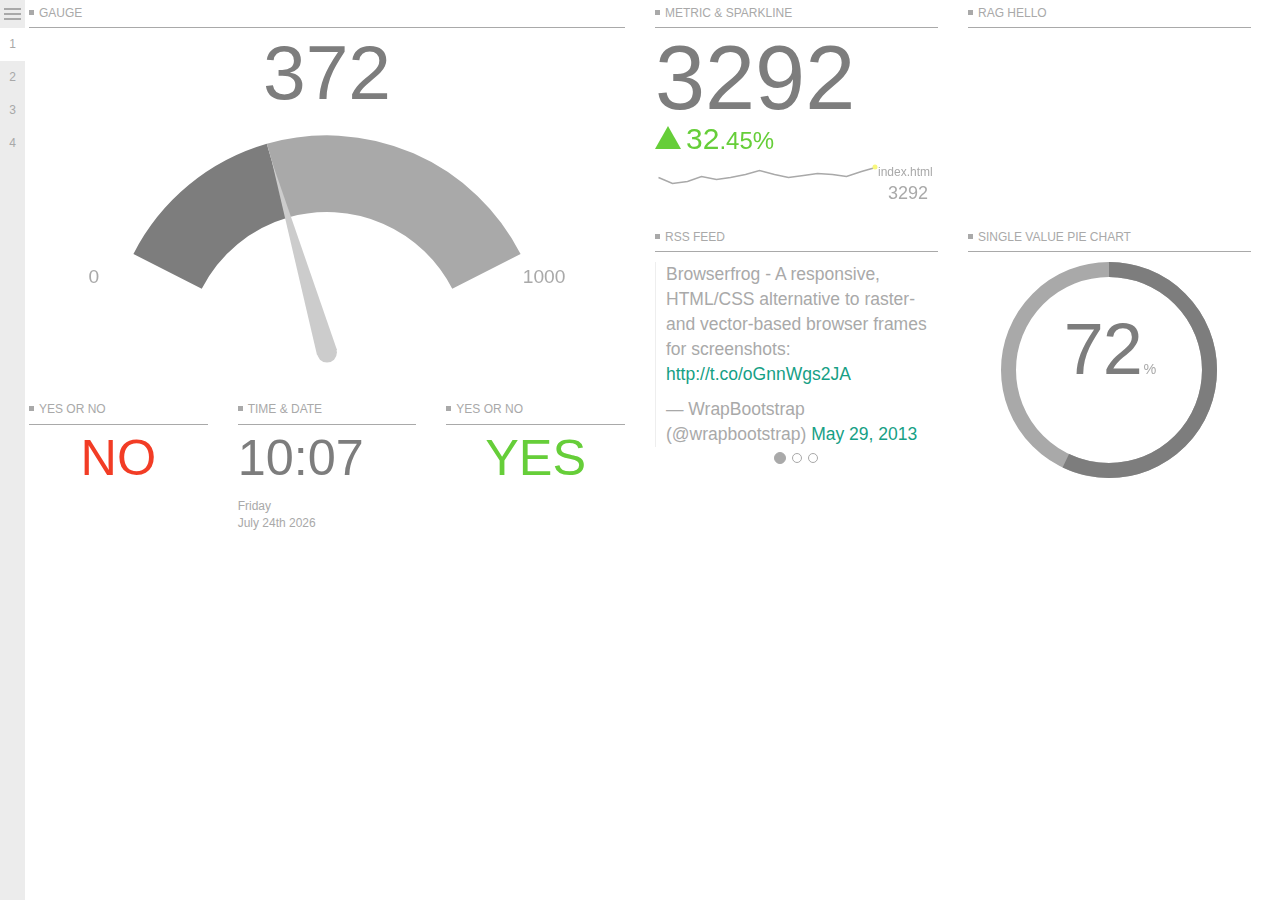
<file: index.html>
<!DOCTYPE html>
<html lang="en">
<head>
		<meta http-equiv="X-UA-Compatible" content="IE=edge">
    <meta charset="utf-8">
    <title>Controlfrog - Meaningful Metrics</title>
    <meta name="viewport" content="width=device-width, initial-scale=1.0">

    <link href="css/bootstrap.css" rel="stylesheet">
    <link href="css/controlfrog.css" rel="stylesheet" media="screen">   
	<link href="favicon.ico" rel="shortcut icon" type="image/x-icon" />
	
	<script src="//code.jquery.com/jquery-1.9.1.min.js"></script>    
	<script src="js/moment.js"></script>	
	<script src="js/easypiechart.js"></script>
	<script src="js/gauge.js"></script>	
	<script src="js/chart.js"></script>
	<script src="js/jquery.sparklines.js"></script>			
    <script src="js/bootstrap.js"></script>
    <script src="js/controlfrog-plugins.js"></script>
    
    <!--[if lt IE 9]>
		<script src="js/respond.min.js"></script>
		<script src="js/excanvas.min.js"></script>
	<![endif]-->
    
    
	<script>
		var themeColour = 'white';
	</script>
    <script src="js/controlfrog.js"></script>
</head>
<body class="white">

	<div class="cf-nav cf-nav-state-min">
		<a href="" class="cf-nav-toggle">
			<span class="icon-bar"></span>
			<span class="icon-bar"></span>
			<span class="icon-bar"></span>
		</a>
		
		<ul>
			<li class="current cf-nav-shortcut">
				<a href="layout-1.html" class="current active">
					<span class="cf-nav-min">1</span>
					<span class="cf-nav-max">Layout 1</span>
				</a>
				<!--
				<ul>
					<li><a href="">Sub menu</a></li>
					<li><a href="">Sub menu</a></li>
					<li><a href="">Sub menu</a></li>										
				</ul>
				-->
			</li>
			<li class="cf-nav-shortcut">
				<a href="layout-2.html">
					<span class="cf-nav-min">2</span>
					<span class="cf-nav-max">Layout 2</span>
				</a>
			</li>
			<li class="cf-nav-shortcut">
				<a href="layout-3.html">
					<span class="cf-nav-min">3</span>
					<span class="cf-nav-max">Layout 3</span>
				</a>
			</li>
			<li class="cf-nav-shortcut">
				<a href="layout-4.html">
					<span class="cf-nav-min">4</span>
					<span class="cf-nav-max">Layout 4</span>
				</a>
			</li>
			<li>
				<a href="">
					<span class="cf-nav-min">&bull;</span>				
					<span class="cf-nav-max">Example with no shortcut</span>
				</a>
			</li>
		</ul>
	</div>
	
	<div class="cf-container cf-nav-active">

		<div class="row">
			<div class="col-sm-6 cf-item">
				<div class="inner">
					<header>
						<p><span></span>Gauge</p>
					</header>
					<div class="content cf-gauge" id="cf-gauge-1">
						<div class="val-current">
							<div class="metric" id="cf-gauge-1-m">0</div>
						</div>
						<div class="canvas">
							<canvas id="cf-gauge-1-g"></canvas>
						</div>
						<div class="val-min">
							<div class="metric-small">0</div>
						</div>
						<div class="val-max">
							<div class="metric-small">0</div>						
						</div>
					</div>
				</div> <!-- //end inner -->
				<div class="row">
					<div class="col-sm-4 cf-item">
						<header>
	<p><span></span>Yes or no</p>
</header>
<div class="content">
	<div class="cf-yn">
		<div class="metric m-red">
			No
		</div>
	</div>
</div>

					</div> <!-- //end cf-item -->
					<div class="col-sm-4 cf-item">
						<!--
	Display the time and date
	For 12hr clock add class 'cf-td-12' to the 'cf-td' div
-->

<header>
	<p><span></span>Time &amp; date</p>
</header>
<div class="content">
	<div class="cf-td">
	<!-- <div class="cf-td cf-td-12">-->
		<div class="cf-td-time metric">12:00</div>
		<div class="cf-td-dd">
			<p class="cf-td-day metric-small">Monday</p>
			<p class="cf-td-date metric-small">1st October, 2013</p>
		</div>
	</div>
</div>
					</div> <!-- //end cf-item -->
					<div class="col-sm-4 cf-item">
						<header>
	<p><span></span>Yes or no</p>
</header>
<div class="content">
	<div class="cf-yn yn-y">
		<div class="metric m-green">
			Yes
		</div>
	</div>
</div>
					</div> <!-- //end cf-item -->					
				</div> <!-- // end row -->
			</div> <!-- //end col -->
			<div class="col-sm-6 cf-item">
				<div class="row">
					<div class="col-sm-12">
						<div class="row">
							<div class="col-sm-6 cf-item">
								<header>
									<p><span></span>Metric &amp; Sparkline</p>
								</header>
								<div class="content">
									<div class="cf-svmc-sparkline">
										<div class="cf-svmc">
											<div class="metric">3292</div>
											<div class="change m-green metric-small">
												<div class="arrow-up"></div>
												<span class="large">32<span class="small">.45%</span></span>
											</div>
										</div>
										<div class="cf-sparkline clearfix">index.html
											<div id="spark-1" class="sparkline"></div>
											<div class="sparkline-value">
												<div class="metric-small">0</div>
											</div>
										</div>
									</div>
								</div>
							</div> <!-- //end cf-item -->
							<div class="col-sm-6 cf-item">
								<header>
									<p><span></span>RAG Hello</p>
								</header>
								<div class="content">
									<div id="cf-rag-1" class="cf-rag"></div>
								</div>
							</div> <!-- //end cf-item -->
						</div> <!-- //end row -->
						<div class="row">
							<div class="col-sm-6 cf-item">
								<header>
									<p><span></span>RSS Feed</p>
								</header>
								<div class="content cf-rss">
									<div id="cf-rss-1" class="carousel slide" data-ride="carousel">
										<div class="carousel-inner">
											<div class="item active">
												<blockquote class="twitter-tweet" lang="en"><p>Browserfrog - A responsive, HTML/CSS alternative to raster- and vector-based browser frames for screenshots: <a href="http://t.co/oGnnWgs2JA">http://t.co/oGnnWgs2JA</a></p>&mdash; WrapBootstrap (@wrapbootstrap) <a href="https://twitter.com/wrapbootstrap/statuses/339847006212194305">May 29, 2013</a></blockquote>
											</div>
											<div class="item">
												<blockquote class="twitter-tweet" lang="en"><p>Browserfrog - A responsive, HTML/CSS alternative to raster- and vector-based browser frames for screenshots: <a href="http://t.co/oGnnWgs2JA">http://t.co/oGnnWgs2JA</a></p>&mdash; WrapBootstrap (@wrapbootstrap) <a href="https://twitter.com/wrapbootstrap/statuses/339847006212194305">May 29, 2013</a></blockquote>
											</div>
											<div class="item">
												<blockquote class="twitter-tweet" lang="en"><p>Browserfrog - A responsive, HTML/CSS alternative to raster- and vector-based browser frames for screenshots: <a href="http://t.co/oGnnWgs2JA">http://t.co/oGnnWgs2JA</a></p>&mdash; WrapBootstrap (@wrapbootstrap) <a href="https://twitter.com/wrapbootstrap/statuses/339847006212194305">May 29, 2013</a></blockquote>
											</div>
										</div>
										<ol class="carousel-indicators">
											<li data-target="#cf-rss-1" data-slide-to="0" class="active"></li>
											<li data-target="#cf-rss-1" data-slide-to="1"></li>
											<li data-target="#cf-rss-1" data-slide-to="2"></li>
										</ol>
									</div>
								</div>
							</div> <!-- //end cf-item -->
							<div class="col-sm-6 cf-item">
								<header>
									<p><span></span>Single value pie chart</p>
								</header>
								<div class="content cf-svp clearfix" id="svp-1">
									<div class="chart" data-percent="72" data-layout="l-3"></div>
									<div class="metrics">
										<span class="metric">72</span>
										<span class="metric-small">%</span>
									</div>
								</div>
							</div> <!-- //end cf-item -->
						</div> <!-- //end row -->						
					</div> <!-- //end col -->
				</div> <!-- //end row -->
			</div> <!-- //end col -->
		</div>
	</div> <!-- //end container -->

</body>
</html>
</file>
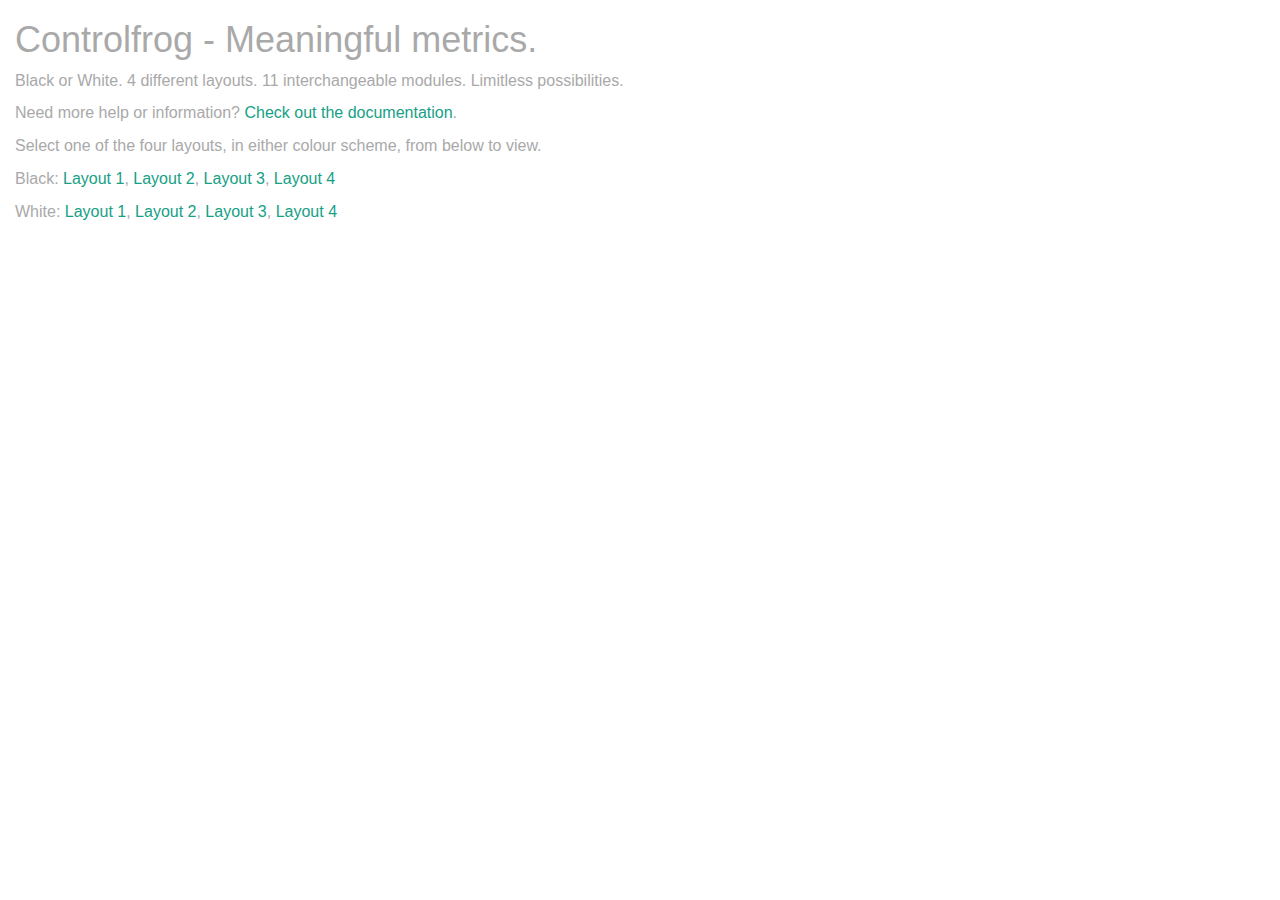
<file: playground/templates/controlfrog/index.html>
<!DOCTYPE html>
<html lang="en">
<head>
		<meta http-equiv="X-UA-Compatible" content="IE=edge">
    <meta charset="utf-8">
    <title>Controlfrog - Meaningful Metrics</title>
    <meta name="viewport" content="width=device-width, initial-scale=1.0">

    <link href="css/bootstrap.css" rel="stylesheet">
    <link href="css/controlfrog.css" rel="stylesheet" media="screen">   
	<link href="favicon.ico" rel="shortcut icon" type="image/x-icon" />
	
	<script src="//code.jquery.com/jquery-1.9.1.min.js"></script>    
	<script src="js/moment.js"></script>	
	<script src="js/easypiechart.js"></script>	
	<script src="js/gauge.js"></script>			
	<script src="js/chart.js"></script>	
	<script src="js/jquery.sparklines.js"></script>		
    <script src="js/bootstrap.js"></script>
    <script src="js/controlfrog-plugins.js"></script>

    <!--[if lt IE 9]>
		<script src="js/respond.min.js"></script>
		<script src="js/excanvas.min.js"></script>
	<![endif]-->
    
    <script>
		var themeColour = 'black';
	</script>
    <script src="js/controlfrog.js"></script>
</head>
<body class="white">

	<div class="cf-container">
		<div class="row intro">
			<div class="col-sm-12">
				<h1>Controlfrog - Meaningful metrics.</h1>	
				<p>Black or White. 4 different layouts. 11 interchangeable modules. Limitless possibilities.</p> 
				<p>Need more help or information? <a href="http://leapfrogui.com/controlfrog/cf/documentation.html">Check out the documentation</a>.</p>				
				<p>Select one of the four layouts, in either colour scheme, from below to view.</p>
			</div>
		</div>
		<div class="row intro">
			<div class="col-sm-12">
				<p>
					Black:
					<a href="layouts/b/layout-1.html">Layout 1</a>,
					<a href="layouts/b/layout-2.html">Layout 2</a>,
					<a href="layouts/b/layout-3.html">Layout 3</a>,
					<a href="layouts/b/layout-4.html">Layout 4</a>
				</p>
				<p>				
					White:
					<a href="layouts/w/layout-1.html">Layout 1</a>,
					<a href="layouts/w/layout-2.html">Layout 2</a>,
					<a href="layouts/w/layout-3.html">Layout 3</a>,
					<a href="layouts/w/layout-4.html">Layout 4</a>
				</p>
			</div>
		</div>
		
	</div> <!-- //end container -->

</body>
</html>
</file>
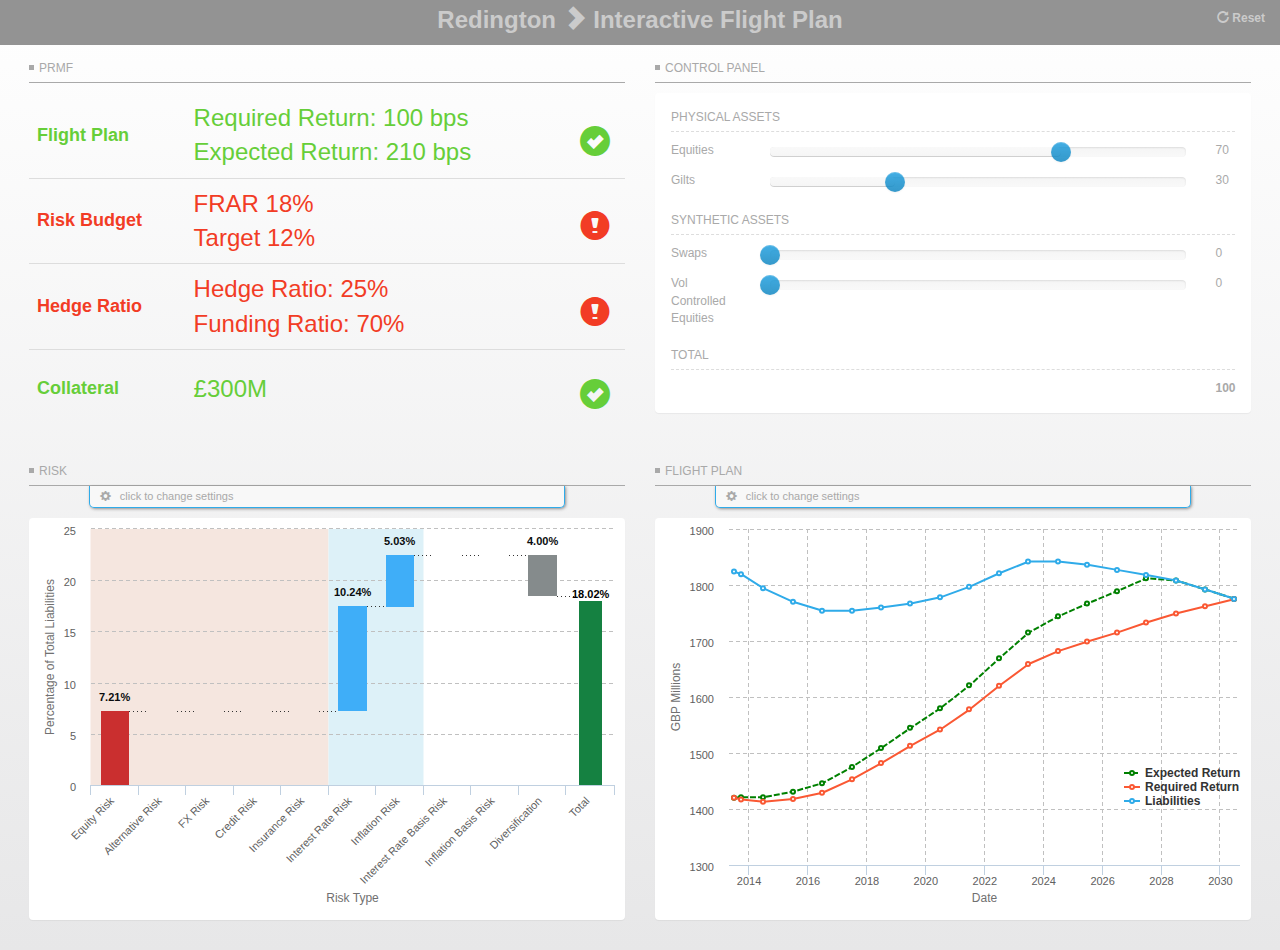
<file: layout1.html>
<!DOCTYPE html>
<html lang="en">
<head>
	<meta http-equiv="X-UA-Compatible" content="IE=edge">
    <meta charset="utf-8">
    <title>Redington - Flightplan</title>
    <meta name="viewport" content="width=device-width, initial-scale=1.0">

    <link href="css/styles.css" rel="stylesheet">

    <link href="css/bootstrap.css" rel="stylesheet">
    <link href="css/controlfrog.css" rel="stylesheet" media="screen">
	<link href="favicon.ico" rel="shortcut icon" type="image/x-icon" />

	<script src="//code.jquery.com/jquery-1.9.1.min.js"></script>    
	<script src="js/moment.js"></script>	
	<script src="js/easypiechart.js"></script>
	<script src="js/gauge.js"></script>	
	<script src="js/chart.js"></script>
	<script src="js/jquery.sparklines.js"></script>			
    <script src="js/bootstrap.js"></script>
    <script src="js/controlfrog-plugins.js"></script>

    <script src="js/shake.js"></script>

    <!-- slider -->
    <link href="slider/css/slider.css" rel="stylesheet" />
    <script src="slider/js/bootstrap-slider.js"></script>
    <script src="js/modernizr-dev.js"></script>

    <!--[if lt IE 9]>
		<script src="js/respond.min.js"></script>
		<script src="js/excanvas.min.js"></script>
	<![endif]-->
    
    
	<script>
		var themeColour = 'white';
	</script>
    <script src="js/controlfrog.js"></script>
</head>
<body class="white maincontent">

    <div class="container-fluid header-bar">
        <div>
            <h3>Redington <i class="glyphicon glyphicon-chevron-right"></i> Interactive Flight Plan</h3>
        </div>
        <div class="reset-flight-plan pull-right" data-bind="click: reset">
            <span><i class="glyphicon glyphicon-repeat"></i> Reset</span>
        </div>
    </div>

    <div class="cf-container cf-nav-active">
        <div class="row" id="topRowContent"><!-- Top row -->
            <div class="col-sm-6 col-sm-push-6 cf-item">
                <!-- top left -->
                <div class="inner">
                    <header>
                        <p><span></span>Control Panel</p>
                    </header>
                    <div class="content">
                        <div class="panel">
                            <div class="panel-body">
                                <div class="asset-group">
                                    <div class="asset-group-header">
                                        <span>Physical Assets</span>
                                    </div>
                                    <div class="asset-group-body">
                                        <div class="asset-group-item row">
                                            <div class="col-xs-2">Equities</div>
                                            <div class="col-xs-9">
                                                <input type="text" data-bind="sliderValue: { value: controlPanel.controlPanelModel.equities, step: 10, max: 100 }" />
                                            </div>
                                            <div class="col-xs-1">
                                                <span data-bind="animateText: controlPanel.controlPanelModel.equities"></span>
                                            </div>
                                        </div>
                                        <div class="asset-group-item row">
                                            <div class="col-xs-2">Gilts</div>
                                            <div class="col-xs-9">
                                                <input type="text" data-bind="sliderValue: { value: controlPanel.controlPanelModel.gilts, step: 10, max: 100 }" />
                                            </div>
                                            <div class="col-xs-1">
                                                <span data-bind="animateText: controlPanel.controlPanelModel.gilts"></span>
                                            </div>
                                        </div>
                                    </div>
                                </div>
                                <div class="asset-group">
                                    <div class="asset-group-header">
                                        <span>Synthetic Assets</span>
                                    </div>
                                    <div class="asset-group-body">
                                        <div class="asset-group-item row">
                                            <div class="col-xs-2">Swaps</div>
                                            <div class="col-xs-9">
                                                <input type="text" data-bind="sliderValue: { value: controlPanel.controlPanelModel.swaps, step: 10, max: 100 }" />
                                            </div>
                                            <div class="col-xs-1">
                                                <span data-bind="animateText: controlPanel.controlPanelModel.swaps"></span>
                                            </div>
                                        </div>
                                        <div class="asset-group-item row">
                                            <div class="col-xs-2">Vol Controlled Equities</div>
                                            <div class="col-xs-9">
                                                <input type="text" data-bind="sliderValue: { value: controlPanel.controlPanelModel.volControlledEquities, step: 10, max: 100 }" />
                                            </div>
                                            <div class="col-xs-1">
                                                <span data-bind="animateText: controlPanel.controlPanelModel.volControlledEquities"></span>
                                            </div>
                                        </div>
                                    </div>
                                </div>
                                <div class="asset-group">
                                    <div class="asset-group-header">
                                        <span>Total</span>
                                    </div>
                                    <div class="asset-group-body">
                                        <div class="asset-group-item row">
                                            <div class="col-xs-11"></div>
                                            <div class="col-xs-1">
                                                <span class="asset-total-sum" data-bind="animateText: controlPanel.controlPanelModel.totalAssets"></span>
                                            </div>
                                        </div>
                                    </div>
                                </div>
                            </div>
                        </div>
                    </div>
                </div> <!-- //end inner -->
            </div>

            <div class="col-sm-6 col-sm-pull-6 cf-item">
                <!-- top right -->
                <div class="inner">
                    <header>
                        <p><span></span>PRMF</p>
                    </header>

                    <div class="content">

                        <table class="table table-hover table-prmf table-borderless-first-row">

                            <tr>
                                <th class="cf-txts-txt" data-bind="css: prmf().fptmpl">Flight Plan</th>
                                <td class="prmf-value" data-bind="css: prmf().fptmpl">
                                    Required Return: <span data-bind="animateText: prmf().required"></span><br/>
                                    Expected Return: <span data-bind="animateText: prmf().expected"></span>
                                </td>
                                <td class="cf-bars-bar  mb prmf-status">

                                    <!-- ko template: prmf().fptmpl -->
                                    <!-- /ko -->

                                </td>
                            </tr>

                            <tr>
                                <th class="cf-txts-txt"  data-bind="css: prmf().rbtmpl">Risk Budget</th>
                                <td class="prmf-value"  data-bind="css: prmf().rbtmpl">
                                    <span data-bind="animateText: prmf().risk"></span><br/>
                                    <span data-bind="animateText: prmf().targetrisk"></span>
                                </td>
                                <td class="cf-bars-bar mb prmf-status">
                                    <!-- ko template: prmf().rbtmpl -->
                                    <!-- /ko -->
                                </td>
                            </tr>

                            <tr>
                                <th class="cf-txts-txt"  data-bind="css: prmf().hrtmpl">Hedge Ratio</th>
                                <td class="prmf-value"  data-bind="css: prmf().hrtmpl">
                                    Hedge Ratio: <span data-bind="animateText: prmf().hedge"></span><br/>
                                    Funding Ratio: <span data-bind="animateText: prmf().fr"></span>
                                </td>
                                <td class="cf-bars-bar mb prmf-status">

                                    <!-- ko template: prmf().hrtmpl -->
                                    <!-- /ko -->

                                </td>
                            </tr>


                            <tr>
                                <th class="cf-txts-txt"  data-bind="css: prmf().cttmpl">Collateral</th>
                                <td class="prmf-value"  data-bind="css: prmf().cttmpl">
                                    <span data-bind="animateText: prmf().collateral"></span>
                                </td>
                                <td class="cf-bars-bar  mb prmf-status">

                                    <!-- ko template: prmf().cttmpl -->
                                    <!-- /ko -->

                                </td>
                            </tr>
                        </table>
                    </div>

                </div> <!-- //end inner -->

            </div>

        </div>
        <div class="row"><!-- Bottom row -->

            <div class="col-sm-6 cf-item">
                <!-- bottom left -->
                <div class="inner">
                    <header>
                            <p><span></span>Risk</p>
                    </header>
                    <div class="content">
                        <div class="new-settings-box">
                            <div id="new-risk-settings-toggle" class="container-fluid new-settings-box-content">
                                <div id="new-risk-settings-collapsible" class="row collapse in">
                                    <div class="new-settings-box-item">
                                        <span>Basis Risk:</span>
                                        <div class="btn-group btn-group-xs" data-toggle="buttons">
                                            <button type="button" class="btn btn-info" data-bind="click: risk.riskModel.includeBasisRisk, css: { active: risk.riskModel.basisRisk() === true }">On</button>
                                            <button type="button" class="btn btn-info" data-bind="click: risk.riskModel.excludeBasisRisk, css: { active: risk.riskModel.basisRisk() === false }">Off</button>
                                        </div>
                                    </div>
                                    <div class="new-settings-box-item">
                                        <span>Risk:</span>
                                        <div class="btn-group btn-group-xs" data-toggle="buttons">
                                            <label class="btn btn-info">
                                                <input type="radio" name="RAR" value="FRAR" data-bind="bsChecked: risk.riskModel.riskLens" /> FRAR
                                            </label>
                                            <label class="btn btn-info">
                                                <input type="radio" name="RAR" value="RAR" data-bind="bsChecked: risk.riskModel.riskLens" /> RAR
                                            </label>
                                            <label class="btn btn-info">
                                                <input type="radio" name="RAR" value="VAR" data-bind="bsChecked: risk.riskModel.riskLens" /> VAR
                                            </label>
                                            <label class="btn btn-info">
                                                <input type="radio" name="RAR" value="CAR" data-bind="bsChecked: risk.riskModel.riskLens" /> CAR
                                            </label>
                                        </div>
                                    </div>
                                </div>
                                <div class="row">
                                    <div class="new-settings-toggle">
                                        <span class="settings-helper-text"><i class="glyphicon glyphicon-cog"></i> &nbsp;&nbsp;click to change settings</span>
                                    </div>
                                </div>
                            </div>
                        </div>
                        <div class="panel">
                            <div id="riskChart"></div>
                        </div>
                        <!--<div class="risk-settings-box active">-->
                            <!--<div class="risk-settings-box-toggle">-->
                                <!--<i class="glyphicon glyphicon-cog"></i>-->
                            <!--</div>-->
                            <!--<div class="settings-box-content">-->
                                <!--<div class="settings-box-item">-->
                                    <!--<span>Basis risk:</span>-->
                                    <!--<div class="btn-group btn-group-xs" data-toggle="buttons">-->
                                        <!--<button type="button" class="btn btn-info" data-bind="click: risk.riskModel.includeBasisRisk, css: { active: risk.riskModel.basisRisk() === true }">On</button>-->
                                        <!--<button type="button" class="btn btn-info" data-bind="click: risk.riskModel.excludeBasisRisk, css: { active: risk.riskModel.basisRisk() === false }">Off</button>-->
                                    <!--</div>-->
                                <!--</div>-->
                                <!--<div class="settings-box-item">-->
                                    <!--<div class="radio">-->
                                        <!--<label>-->
                                            <!--<input type="radio" name="riskSetting2" checked>-->
                                            <!--fRAR-->
                                        <!--</label>-->
                                    <!--</div>-->
                                    <!--<div class="radio">-->
                                        <!--<label>-->
                                            <!--<input type="radio" name="riskSetting2">-->
                                            <!--RAR-->
                                        <!--</label>-->
                                    <!--</div>-->
                                    <!--<div class="radio">-->
                                        <!--<label>-->
                                            <!--<input type="radio" name="riskSetting2">-->
                                            <!--VAR-->
                                        <!--</label>-->
                                    <!--</div>-->
                                    <!--<div class="radio">-->
                                        <!--<label>-->
                                            <!--<input type="radio" name="riskSetting2">-->
                                            <!--CAR-->
                                        <!--</label>-->
                                    <!--</div>-->
                                <!--</div>-->
                            <!--</div>-->
                        <!--</div>-->
                    </div>
                </div> <!-- //end inner -->
            </div>

            <div class="col-sm-6 cf-item">
                <!-- bottom right -->
                <div class="inner">
                    <header>
                        <p><span></span>Flight Plan</p>
                    </header>
                    <div class="content">
                        <div class="new-settings-box">
                            <div id="new-flightplan-settings-toggle" class="container-fluid new-settings-box-content">
                                <div id="new-flightplan-settings-collapsible" class="row collapse in">
                                    <div class="new-settings-box-item">
                                        <span>Target funding year:</span>
                                        <select class="form-control" data-bind="options: flightPlan.flightPlanModel.targetFundingYears, value: flightPlan.flightPlanModel.targetFundingYear"></select>
                                    </div>
                                    <div class="new-settings-box-item">
                                        <span>Contributions:</span>
                                        <select class="form-control">
                                            <option>£60m (-40%)</option>
                                            <option>£70m (-30%)</option>
                                            <option>£80m (-20%)</option>
                                            <option>£90m (-10%)</option>
                                            <option selected>£100m</option>
                                            <option>£110m (+10%)</option>
                                            <option>£120m (+20%)</option>
                                            <option>£130m (+30%)</option>
                                            <option>£140m (+40%)</option>
                                        </select>
                                    </div>
                                    <div class="new-settings-box-item">
                                        <span>Discount Basis:</span>
                                        <div>
                                            <div class="radio">
                                                <input type="radio" name="flightplanBasis" value="TechnicalProvision" data-bind="checked: flightPlan.flightPlanModel.discountBasis" />
                                                Technical Provision
                                            </div>
                                            <div class="radio">
                                                <input type="radio" name="flightplanBasis" value="SelfSufficiency" data-bind="checked: flightPlan.flightPlanModel.discountBasis" />
                                                Self Sufficiency
                                            </div>
                                        </div>
                                    </div>
                                </div>
                                <div class="row">
                                    <div class="new-settings-toggle">
                                        <span class="settings-helper-text"><i class="glyphicon glyphicon-cog"></i> &nbsp;&nbsp;click to change settings</span>
                                    </div>
                                </div>
                            </div>
                        </div>
                        <div class="panel">
                            <div id="flightPlanChart" style="height: 400px;"></div>
                        </div>
                        <!--<div class="flightplan-settings-box active">-->
                            <!--<div class="flightplan-settings-box-toggle">-->
                                <!--<i class="glyphicon glyphicon-cog"></i>-->
                            <!--</div>-->
                            <!--<div class="settings-box-content">-->
                                <!--<div class="settings-box-item">-->
                                    <!--<span>Target funding year:</span> <select class="form-control" data-bind="options: flightPlan.flightPlanModel.targetFundingYears, value: flightPlan.flightPlanModel.targetFundingYear"></select>-->
                                <!--</div>-->
                                <!--<div class="settings-box-item">-->
                                    <!--<span>Contributions:</span>-->
                                    <!--<select class="form-control">-->
                                        <!--<option>£60m (-40%)</option>-->
                                        <!--<option>£70m (-30%)</option>-->
                                        <!--<option>£80m (-20%)</option>-->
                                        <!--<option>£90m (-10%)</option>-->
                                        <!--<option selected>£100m</option>-->
                                        <!--<option>£110m (+10%)</option>-->
                                        <!--<option>£120m (+20%)</option>-->
                                        <!--<option>£130m (+30%)</option>-->
                                        <!--<option>£140m (+40%)</option>-->
                                    <!--</select>-->
                                <!--</div>-->
                                <!--<div class="settings-box-item">-->
                                    <!--<span>Discount Basis:</span>-->
                                    <!--<div class="radio nottoggle">-->
                                        <!--<label>-->
                                            <!--<input type="radio" name="flightplanBasis" checked>-->
                                            <!--Technical Provision-->
                                        <!--</label>-->
                                    <!--</div>-->
                                    <!--<div class="radio">-->
                                        <!--<label>-->
                                            <!--<input type="radio" name="flightplanBasis">-->
                                            <!--Self Sufficiency-->
                                        <!--</label>-->
                                    <!--</div>-->
                                <!--</div>-->
                            <!--</div>-->
                        <!--</div>-->
                    </div>
                </div> <!-- //end inner -->
            </div>

        </div>
        <div class="modal fade" id="riskChartData" tabindex="-1" role="dialog" aria-hidden="true">
            <div class="modal-dialog">
                <div class="modal-content">
                    <div class="modal-body">
                        <table class="table table-hover table-striped">
                            <tbody data-bind="foreach: risk.riskModel.chartDataItems">
                                <tr>
                                    <td>
                                        <span data-bind="text: riskName "></span>
                                    </td>
                                    <td>
                                        <span data-bind="text: riskPercentage "></span>%
                                    </td>
                                </tr>
                            </tbody>
                        </table>
                    </div>
                </div>
            </div>
        </div>
    </div>


    <!-- knockout templates -->

    <script type="text/html" id="m-red">
        <span class="glyphicon glyphicon-exclamation-sign prmf-icon m-red"></span>
    </script>

    <script type="text/html" id="m-amber">
        <span class="glyphicon glyphicon-minus-sign prmf-icon m-amber"></span>
    </script>

    <script type="text/html" id="m-green">
        <span class="glyphicon glyphicon-ok-sign prmf-icon m-green"></span>
    </script>


    <script src="js/underscore.js"></script>
    <script src="js/highcharts.js"></script>
    <script src="js/highcharts-more.js"></script>
    <script src="js/highcharts-customevents.js"></script>

    <script src="js/knockout-min.js"></script>
    <script src="js/app/services/chartHelper.js"></script>

    <script>

    function hideAllCollapsibles() {
        $('.collapse').collapse('hide');
    }

    function modalRiskChartData() {
        $('#riskChartData').modal();
    }

    $(function (){
       //attach  click handler to collapsible settings panels
       $('#new-flightplan-settings-toggle').on('click', function (e) {
           if ($(e.target).is('select, input, button, label, a')){
               return;
           }
           $('#new-flightplan-settings-collapsible').collapse('toggle');
       });

        $('#new-risk-settings-toggle').on('click', function (e) {
            if ($(e.target).is('select, input, button, label, a')){
                return;
            }
            $('#new-risk-settings-collapsible').collapse('toggle');
        });

        //hide the settings panels
        $('#new-risk-settings-collapsible').collapse('hide');
        $('#new-flightplan-settings-collapsible').collapse('hide');

        $('#topRowContent').on('click', hideAllCollapsibles);
    });

//    $(function () {
//        $('.flightplan-settings-box').animate({
//            right: "-229px"
//        }, 'slow').removeClass('active');
//
//        $('.flightplan-settings-box-toggle').on('click', function () {
//            if ($('.flightplan-settings-box').hasClass('active')){
//                $('.flightplan-settings-box').animate({
//                    right: '-229px'
//                }, 'slow').removeClass('active')
//            }else{
//                $('.flightplan-settings-box').animate({
//                    right: '-29px'
//                }, 'slow').addClass('active')
//            }
//        })
//    });
//
//    $(function () {
//        $('.risk-settings-box').animate({
//            left: '-229px'
//        }, 'slow').removeClass('active');
//
//        $('.risk-settings-box-toggle').on('click', function () {
//            if ($('.risk-settings-box').hasClass('active')){
//                $('.risk-settings-box').animate({
//                    left: '-229px'
//                }, 'slow').removeClass('active')
//            }else{
//                $('.risk-settings-box').animate({
//                    left: '-29px'
//                }, 'slow').addClass('active')
//            }
//        })
//    });

        ko.bindingHandlers.sliderValue = {
            init: function (element, valueAccessor, allBindings, viewModel, bindingContext) {
                var params = valueAccessor();

                //ensure valueAccessor is either an observable item or contains a 'value' item
                if (!(ko.isObservable(params) || params['value'] !== undefined)){
                    throw "You need to define an observable value for the sliderValue. Either pass the observable directly or in the 'value' field in the parameters";
                }

                var valueObservable;
                if (ko.isObservable(params)){       //if observable, create slider using params directly
                    valueObservable = params;
                    $(element).slider({value: ko.unwrap(params)});
                }else{                              //otherwise, replace params['value'] with the actual value and create slider using set of parameters
                    valueObservable = params['value'];
                    params['value'] = ko.unwrap(valueObservable);
                    $(element).slider(params);
                }

                $(element).on('slideStop', function (ev) {
                    if (ko.isObservable(valueObservable)) valueObservable(ev.value);
                });
            },
            update: function (element, valueAccessor, allBindings, viewModel, bindingContext) {
                var modelValue = valueAccessor();
                var valueObservable;
                if (ko.isObservable(modelValue)){
                    valueObservable = modelValue;
                }else{
                    valueObservable = modelValue['value'];
                }

                $(element).slider('setValue', ko.unwrap(valueObservable));
            }
        };

    ko.bindingHandlers['animateText'] = {
        'update': function (element, valueAccessor) {
            $(element).hide();
            ko.bindingHandlers.text.update(element, valueAccessor);
            $(element).fadeIn('slow');
        }
    };

    ko.bindingHandlers.bsChecked = {
        init: function (element, valueAccessor, allBindingsAccessor,
                        viewModel, bindingContext) {
            var value = valueAccessor();
            var newValueAccessor = function () {
                return {
                    change: function () {
                        value(element.value);
                    }
                }
            };
            ko.bindingHandlers.event.init(element, newValueAccessor,
                    allBindingsAccessor, viewModel, bindingContext);
        },
        update: function (element, valueAccessor, allBindingsAccessor,
                          viewModel, bindingContext) {
            if ($(element).val() == ko.unwrap(valueAccessor())) {
                $(element).closest('.btn').button('toggle');
            }
        }
    }

        var fp = fp || {};

        fp.RiskModel = function (dependencies) {
            var self = this;
            var renderedChart;
            var yAxisMinRange = 0;
            var yAxisMinRangeSet = false;

            var hideCollapsibleFunction;
            var showDataFunction;

            var numberAssetRisks = 0;
            var numberLiabilityRisks = 0;
            var numberBasisRisks = 0;
            var numberRisksSet = false;

            if (!dependencies) dependencies = {};

            self.colours = ["#bdea74", "#eae874", "#2FABE9", "#FA5833"];
            self.chartData = ko.observableArray([]);
            self.riskTableOriginal = ko.observableArray([]);
            self.chartYAxisTitle = ko.observable('Percentage of Total Liabilities');
            self.basisRisk = ko.observable(true);
            self.riskLens = ko.observable('FRAR');

            self.options = {
                skip: 1,
                decimalPlaces: 2,
                drilldown: 'byName',
                drilldownColumnIndex: 1,
                na: '-'
            };

            self.includeBasisRisk = function(){
              self.basisRisk(true);
            };

            self.excludeBasisRisk = function(){
                self.basisRisk(false);
            };

            self.chartWrapper = dependencies.chartWrapper || new irisHighChartWrapper();
            hideCollapsibleFunction = dependencies.hideCollapsibleFunction;
            showDataFunction = dependencies.showDataFunction;

            self.reset = function () {
                //reset basis risk to true
                self.basisRisk(true);
                renderedChart = undefined;
            };

            var riskTypeColor = function(riskType) {
                switch (riskType){
                    case 'Asset Risk':
                        return '#CA2F2F';
                    case 'Liability Risk':
                        return '#3FAEF8';
                    case 'Basis Risk':
                        return '#E9D65A';
                    case 'Diversification':
                        return '#858B8C';
                    case 'Total':
                        return '#158141';
                }
            };

            var incrementRiskTypeCounters = function(riskType) {
                switch (riskType){
                    case 'Asset Risk':
                        numberAssetRisks += 1;
                    case 'Liability Risk':
                        numberLiabilityRisks += 1;
                    case 'Basis Risk':
                        numberBasisRisks += 1;
                };
            };

            self.waterfallData = ko.computed(function () {
                //var colours = ["#D94542", "#578BCA", "#819E43", "#B0C9F5", "#9EDAEB"];
                var colourIndex = -1;
                var currentCategory = "";
                var result = [];
                if (self.chartData().length === 0) return result;

                var stringData = ko.utils.stringifyJson(self.chartData());
                var copyOfOriginalData = JSON.parse(stringData);
                copyOfOriginalData.shift();

                var diversificationFound = false;

                ko.utils.arrayForEach(copyOfOriginalData, function (data) {
                    data.shift();

                    var pushData = true;
                    //do not push data if basisRisk is false and data in current iteration is Basis Risk related
                    if (self.basisRisk() === false && (data[0] === 'Interest Rate Basis Risk' || data[0] === 'Inflation Basis Risk')){
                        pushData = false;
                    }

                    if (data[0] !== null && diversificationFound === false && pushData) {

                        if (data[5] !== currentCategory) {
                            colourIndex += 1;
                            currentCategory = data[5];
                        }
                        var seriesColour = riskTypeColor(data[5]);
                        if (!numberRisksSet) incrementRiskTypeCounters(data[5]);

                        var y;
                        switch (self.riskLens()){           // load data from column based on risk lens
                            case 'FRAR':
                                y = parseFloat(data[1]);
                                break;
                            case 'RAR':
                                y = parseFloat(data[2]);
                                break;
                            case 'VAR':
                                y = parseFloat(data[3]);
                                break;
                            case 'CAR':
                                y = parseFloat(data[4]);
                                break;
                        };

                        y *= 100;
                        if (data[0] === "Diversification") {
                            diversificationFound = true;
                            var y1 = parseFloat(y.toFixed(1)) - (parseFloat(y.toFixed(2)) * 2);
                            //result.push({ name: data[0], y: y1, color: colours[colourIndex] });
                            result.push({ name: data[0], y: y1, color: seriesColour });
                        } else {
                            //result.push({ name: data[0], y: parseFloat(y.toFixed(2)), color: colours[colourIndex] });
                            result.push({ name: data[0], y: parseFloat(y.toFixed(2)), color: seriesColour });
                            if (!yAxisMinRangeSet) yAxisMinRange += parseFloat(y.toFixed(2));
                        }
                    }
                });

                numberRisksSet = true;

                //result.push({ name: 'Total', y: 0, color: colours[colourIndex += 1] });
                result.push({ name: 'Total', y: 0 });

                return result;
            });

            self.totalSeriesData = ko.computed(function () {
                var result = [];
                if (self.chartData().length === 0) return result;

                var stringData = ko.utils.stringifyJson(self.chartData());
                var copyOfOriginalData = JSON.parse(stringData);
                copyOfOriginalData.shift();

                ko.utils.arrayForEach(copyOfOriginalData, function (data) {
                    data.shift();

                    var pushData = true;
                    //do not push data if basisRisk is false and data in current iteration is Basis Risk related
                    if (self.basisRisk() === false && (data[0] === 'Interest Rate Basis Risk' || data[0] === 'Inflation Basis Risk')){
                        pushData = false;
                    }
                    if (pushData) {
                        if (data[0] !== "Total" && data[0] !== null) {
                            result.push({ y: 0 });
                        } else if (data[0] === "Total") {
                            var seriesColour = riskTypeColor(data[5]);

                            var y;
                            switch (self.riskLens()){           // load data from column based on risk lens
                                case 'FRAR':
                                    y = parseFloat(data[1]);
                                    break;
                                case 'RAR':
                                    y = parseFloat(data[2]);
                                    break;
                                case 'VAR':
                                    y = parseFloat(data[3]);
                                    break;
                                case 'CAR':
                                    y = parseFloat(data[4]);
                                    break;
                            };

                            y *= 100;
                            result.push({ y: y, color: seriesColour });
                        }
                    }
                });

                return result;
            });

            self.displayChart = ko.computed(function () {
                if (self.waterfallData().length === 0) return;
                if (self.totalSeriesData().length === 0) return;

                if (renderedChart === undefined){
                    var options = {
                        chartId: "#riskChart",
                        waterFallData: self.waterfallData(),
                        independantData: self.totalSeriesData(),
                        yAxisTitle: self.chartYAxisTitle(),
                        xAxisTitle: "Risk Type",
                        xAxisRotation: -45,
                        xAxisLabelEvents: {
                            dblclick: showDataFunction
                        },
                        xAxisPlotBands: [
                            {
                                color: '#F5E6DF',
                                from: -0.5,
                                to: numberAssetRisks - 0.5
                            },
                            {
                                color: '#DDF1F8',
                                from: numberAssetRisks - 0.5,
                                to: numberLiabilityRisks - 0.5
                            }
                        ],
                        yAxisMin: 0,
                        yAxisMinRange: yAxisMinRange,
                        dataLabels: true,
                        chartEvents: {
                              click: hideCollapsibleFunction
                        }
                    };
                    yAxisMinRangeSet = true;
                    renderedChart = self.chartWrapper.displayWaterfallChart(options);
                }else{
                    renderedChart.series[0].setData(self.waterfallData());
                    renderedChart.series[1].setData(self.totalSeriesData());
                }
            });

            self.chartDataItems = ko.computed(function() {
                var result = [];
                if (self.chartData().length === 0) return result;

                var stringData = ko.utils.stringifyJson(self.chartData());
                var copyOfOriginalData = JSON.parse(stringData);
                copyOfOriginalData.shift();

                ko.utils.arrayForEach(copyOfOriginalData, function (data) {
                    data.shift();
                    var y = parseFloat(data[1]);
                    y *= 100;
                    result.push({ riskName: data[0], riskPercentage: parseFloat(y.toFixed(2)) });
                });

                return result;

            })
        };

        fp.FlightPlanModel = function (dependencies) {
            var self = this;

            var startTargetFundingYear = 2030;
            var hideCollapsibleFunction;

            if (!dependencies) dependencies = {};
            hideCollapsibleFunction = dependencies.hideCollapsibleFunction;
            self.chartWrapper = dependencies.chartWrapper || new irisHighChartWrapper();
            self.chartData = ko.observableArray([]);
            self.targetFundingYear = ko.observable(startTargetFundingYear);
            self.targetFundingYears = ko.observableArray([2024,2025,2026,2027,2028,2029,2030]);

            self.discountBasis = ko.observable('SelfSufficiency');

            var seriesData = [
                { name: 'Liabilities', color: '#2FABE9', data: [], index: 2 },
                { name: 'Required Return', color: '#FA5833', data: [], index: 1 },
                { name: 'Expected Return', color: '#008000', data: [], dashStyle: 'shortdash', index: 0 }
            ];

            var options = {
                renderTo: '#flightPlanChart',
                lineSeriesData: seriesData,
                yAxisTitle: "GBP Millions",
                xAxisTitle: "Date",
                dataLabels: true,
                chartEvents: {
                    click: function(event) {
                        if (hideCollapsibleFunction) hideCollapsibleFunction();
                    }
                }
            };

            var renderedChart;

            var inMillions = function (num) {
                var result = Math.round(num / 1000000);
                return result;
            };

            self.displayChart = ko.computed(function () {
                if (self.chartData().length === 0) return;

                seriesData[0].data = [];
                seriesData[1].data = [];
                seriesData[2].data = [];
                ko.utils.arrayForEach(self.chartData(), function (item, i) {
                    if (item[0] !== 'Date') {   //ignore if first item in array is 'Date' (this is the header)
                        var stamp = moment.utc(item[0]);
                        if (stamp != undefined){
                            var rr = [stamp.unix() * 1000 + 1000, inMillions(parseInt(item[1]))];
                            var l = [stamp.unix() * 1000 + 1000, inMillions(parseInt(item[2]))];
                            var er = [stamp.unix() * 1000 + 1000, inMillions(parseInt(item[3]))];

                            seriesData[0].data.push(l);
                            seriesData[1].data.push(rr);
                            seriesData[2].data.push(er);
                        }
                    }
                });

                if (renderedChart === undefined){
                    renderedChart = self.chartWrapper.displayFlightPlanLineChart(options);
                }else{
                    renderedChart.series[0].setData(seriesData[2].data);
                    renderedChart.series[1].setData(seriesData[1].data);
                    renderedChart.series[2].setData(seriesData[0].data);
                }
            });

            self.addOneToTargetFundingYear = function () {
                self.targetFundingYear(self.targetFundingYear() + 1);
            };

            self.subtractOneFromTargetFundingYear = function () {
                self.targetFundingYear(self.targetFundingYear() - 1);
            };

            self.targetFundingYear.subscribe(function (newValue) {
                changeTargetFundingYear(newValue);
            });

            var changeTargetFundingYear = function (newValue) {

                var newData = [];
                var brentsConstant = 0.003;
                var newDataItem = 0;

                ko.utils.arrayForEach(self.chartData(), function (item, i) {
                    if (item[0] !== 'Date') {
                        var stamp = moment.utc(item[0]);
                        var baseRR = inMillions(parseInt(item[1]));
                        var l = inMillions(parseInt(item[2]));
                        newDataItem = baseRR + Math.floor(baseRR * (startTargetFundingYear - newValue) * i * brentsConstant);

                        if (newDataItem > l) {
                            newDataItem = l;
                        }

                        var nd = [stamp.unix() * 1000 + 1000, newDataItem];
                        newData.push(nd)
                    }
                });

                renderedChart.series[1].setData(newData);
            }
        };

    fp.ControlPanelModel = function(dependencies) {
        var self = this;
        if (!dependencies) dependencies = {};

        self.equities = ko.observable(dependencies.startingEquities);
        self.gilts = ko.observable(dependencies.startingGilts);
        self.swaps = ko.observable(dependencies.startingSwaps);
        self.volControlledEquities = ko.observable(dependencies.startingVolControlledEquities);
        self.totalAssets = ko.computed(function () {
            return self.equities() + self.gilts() + self.swaps() + self.volControlledEquities();
        });

        self.equities.subscribe(dependencies.assetAllocationChangedCallback);
        self.gilts.subscribe(dependencies.assetAllocationChangedCallback);
        self.swaps.subscribe(dependencies.assetAllocationChangedCallback);
        self.volControlledEquities.subscribe(dependencies.assetAllocationChangedCallback);

        self.reset = function () {
            self.equities(dependencies.startingEquities);
            self.gilts(dependencies.startingGilts);
            self.swaps(dependencies.startingSwaps);
            self.volControlledEquities(dependencies.startingVolControlledEquities);
        }
    };

        fp.prmf = [
            {
                required : "100 bps",
                expected : "210 bps",
                risk : "FRAR 18%",
                targetrisk : "Target 12%",
                hedge : "25%",
                fr : "70%",
                collateral : "£300M",
                fptitle : "Flight Plan",
                rbtitle : "Risk Budget",
                hrtitle : "Hedge Ratio",
                cttitle : "Collateral",
                fptmpl : "m-green",
                rbtmpl : "m-red",
                hrtmpl : "m-red",
                cttmpl : "m-green"
            },
            {
                required : "100 bps",
                expected : "210 bps",
                risk : "FRAR 13%",
                targetrisk : "Target 12%",
                hedge : "50%",
                fr : "70%",
                collateral : "£50M",
                fptitle : "Flight Plan",
                rbtitle : "Risk Budget",
                hrtitle : "Hedge Ratio",
                cttitle : "Collateral",
                fptmpl : "m-green",
                rbtmpl : "m-amber",
                hrtmpl : "m-red",
                cttmpl : "m-green"
            },
            {
                required : "100 bps",
                expected : "180 bps",
                risk : "FRAR 8%",
                targetrisk : "Target 12%",
                hedge : "60%",
                fr : "70%",
                collateral : "£959M",
                fptitle : "Flight Plan",
                rbtitle : "Risk Budget",
                hrtitle : "Hedge Ratio",
                cttitle : "Collateral",
                fptmpl : "m-green",
                rbtmpl : "m-green",
                hrtmpl : "m-amber",
                cttmpl : "m-green"
            },
            {
                required : "100 bps",
                expected : "0 bps",
                risk : "FRAR 5%",
                targetrisk : "Target 12%",
                hedge : "50%",
                fr : "70%",
                collateral : "£1044M",
                fptitle : "Flight Plan",
                rbtitle : "Risk Budget",
                hrtitle : "Hedge Ratio",
                cttitle : "Collateral",
                fptmpl : "m-red",
                rbtmpl : "m-green",
                hrtmpl : "m-red",
                cttmpl : "m-green"
            },
            {
                required : "100 bps",
                expected : "0 bps",
                risk : "FRAR 5%",
                targetrisk : "Target 12%",
                hedge : "60%",
                fr : "70%",
                collateral : "£1044M",
                fptitle : "Flight Plan",
                rbtitle : "Risk Budget",
                hrtitle : "Hedge Ratio",
                cttitle : "Collateral",
                fptmpl : "m-red",
                rbtmpl : "m-green",
                hrtmpl : "m-amber",
                cttmpl : "m-green"
            }
        ];

        fp.controlPanelData = [
            {
                equities: 70,
                gilts: 30,
                swaps: 0,
                volControlledEquities: 0
            },
            {
                equities: 70,
                gilts: 30,
                swaps: 30,
                volControlledEquities: 0
            },
            {
                equities: 0,
                gilts: 40,
                swaps: 30,
                volControlledEquities: 60
            },
            {
                equities: 0,
                gilts: 30,
                swaps: 30,
                volControlledEquities: 0
            },
            {
                equities: 0,
                gilts: 40,
                swaps: 30,
                volControlledEquities: 0
            }
        ];

        fp.riskData = [[
            ["Date", "Risk Type", "Percentage of Total Liabilities", "RAR", "VAR", "CAR", "Category",  null],
            ["31 January 2014", "Equity Risk", "0.07212", "0.068514", "0.064908", "0.061302", "Asset Risk",  null],
            ["32 January 2014", "Alternative Risk", "0", "0", "0", "0", "Asset Risk",  null],
            ["33 January 2014", "FX Risk", "0", "0", "0", "0", "Asset Risk",  null],
            ["34 January 2014", "Credit Risk", "0", "0", "0", "0", "Asset Risk",  null],
            ["35 January 2014", "Insurance Risk", "0", "0", "0", "0", "Asset Risk",  null],
            ["36 January 2014", "Interest Rate Risk", "0.10238", "0.097261", "0.092142", "0.087023", "Liability Risk",  null],
            ["37 January 2014", "Inflation Risk", "0.050321", "0.04780495", "0.0452889", "0.04277285", "Liability Risk",  null],
            ["38 January 2014", "Interest Rate Basis Risk", "0", "0", "0", "0", "Basis Risk",  null],
            ["39 January 2014", "Inflation Basis Risk", "0", "0", "0", "0", "Basis Risk",  null],
            ["40 January 2014", "Diversification", "0.040021", "0.03801995", "0.0360189", "0.03401785", "Diversification",  null],
            ["41 January 2014", "Total", "0.1802", "0.17119", "0.16218", "0.15317", "Total",  null]
        ],[
            ["Date", "Risk Type", "Percentage of Total Liabilities", "RAR", "VAR", "CAR", "Category",  null],
            ["31 January 2014", "Equity Risk", "0.07212", "0.068514", "0.064908", "0.061302", "Asset Risk",  null],
            ["32 January 2014", "Alternative Risk", "0", "0", "0", "0", "Asset Risk",  null],
            ["33 January 2014", "FX Risk", "0", "0", "0", "0", "Asset Risk",  null],
            ["34 January 2014", "Credit Risk", "0", "0", "0", "0", "Asset Risk",  null],
            ["35 January 2014", "Insurance Risk", "0", "0", "0", "0", "Asset Risk",  null],
            ["36 January 2014", "Interest Rate Risk", "0.06121", "0.0581495", "0.055089", "0.0520285", "Liability Risk",  null],
            ["37 January 2014", "Inflation Risk", "0.0371", "0.035245", "0.03339", "0.031535", "Liability Risk",  null],
            ["38 January 2014", "Interest Rate Basis Risk", "0", "0", "0", "0", "Basis Risk",  null],
            ["39 January 2014", "Inflation Basis Risk", "0", "0", "0", "0", "Basis Risk",  null],
            ["40 January 2014", "Diversification", "0.047021", "0.04466995", "0.0423189", "0.03996785", "Diversification",  null],
            ["41 January 2014", "Total", "0.1304", "0.12438", "0.10836", "0.10234", "Total",  null]
        ],[
            ["Date", "Risk Type", "Percentage of Total Liabilities", "RAR", "VAR", "CAR", "Category",  null],
            ["31 January 2014", "Equity Risk", "0.04001", "0.0380095", "0.036009", "0.0340085", "Asset Risk",  null],
            ["32 January 2014", "Alternative Risk", "0", "0", "0", "0", "Asset Risk",  null],
            ["33 January 2014", "FX Risk", "0", "0", "0", "0", "Asset Risk",  null],
            ["34 January 2014", "Credit Risk", "0", "0", "0", "0", "Asset Risk",  null],
            ["35 January 2014", "Insurance Risk", "0", "0", "0", "0", "Asset Risk",  null],
            ["36 January 2014", "Interest Rate Risk", "0.04002", "0.038019", "0.036018", "0.034017", "Liability Risk",  null],
            ["37 January 2014", "Inflation Risk", "0.0271", "0.025745", "0.02439", "0.023035", "Liability Risk",  null],
            ["38 January 2014", "Interest Rate Basis Risk", "0", "0", "0", "0", "Basis Risk",  null],
            ["39 January 2014", "Inflation Basis Risk", "0", "0", "0", "0", "Basis Risk",  null],
            ["40 January 2014", "Diversification", "0.027021", "0.02566995", "0.0243189", "0.02296785", "Diversification",  null],
            ["41 January 2014", "Total", "0.0804", "0.07638", "0.07236", "0.06834", "Total",  null]
        ],[
            ["Date", "Risk Type", "Percentage of Total Liabilities", "RAR", "VAR", "CAR", "Category",  null],
            ["31 January 2014", "Equity Risk", "0", "0", "0", "0", "Asset Risk",  null],
            ["32 January 2014", "Alternative Risk", "0", "0", "0", "0", "Asset Risk",  null],
            ["33 January 2014", "FX Risk", "0", "0", "0", "0", "Asset Risk",  null],
            ["34 January 2014", "Credit Risk", "0", "0", "0", "0", "Asset Risk",  null],
            ["35 January 2014", "Insurance Risk", "0", "0", "0", "0", "Asset Risk",  null],
            ["36 January 2014", "Interest Rate Risk", "0.04002", "0.038019", "0.036018", "0.034017", "Liability Risk",  null],
            ["37 January 2014", "Inflation Risk", "0.0271", "0.025745", "0.02439", "0.023035", "Liability Risk",  null],
            ["38 January 2014", "Interest Rate Basis Risk", "0", "0", "0", "0", "Basis Risk",  null],
            ["39 January 2014", "Inflation Basis Risk", "0", "0", "0", "0", "Basis Risk",  null],
            ["40 January 2014", "Diversification", "0.027021", "0.02566995", "0.0243189", "0.02296785", "Diversification",  null],
            ["41 January 2014", "Total", "0.0504", "0.05", "0.05", "0.05", "Total",  null]
        ]];

        fp.flightPlanData = [[
            ["Date",  "GF Asset (Gilts +177bps)",  "GF Liability (Gilt flat)",  "GF Expected Asset (Gilts +177bps)",  null],
            ["28 June 2013",  "1419816589",  "1824449370", "1419816589",  null],
            ["30 September 2013",  "1416916182",  "1818554559", "1421166931",  null],
            ["30 June 2014",  "1412647751",  "1793890195", "1421136351",  null],
            ["30 June 2015",  "1417703004",  "1769838176", "1430500647",  null],
            ["30 June 2016",  "1429176417",  "1754250356", "1446403864",  null],
            ["30 June 2017",  "1453465547",  "1754488164", "1475398735",  null],
            ["30 June 2018",  "1482378990",  "1759952119", "1509262735",  null],
            ["30 June 2019",  "1513284499",  "1767020958", "1545350919",  null],
            ["30 June 2020",  "1542372293",  "1778332423", "1579780247",  null],
            ["30 June 2021",  "1578037371",  "1796684312", "1621159259",  null],
            ["30 June 2022",  "1619577242",  "1820908259", "1668825763",  null],
            ["30 June 2023",  "1659350486",  "1841652201", "1714937867",  null],
            ["30 June 2024",  "1682379988",  "1842430887", "1743955062",  null],
            ["30 June 2025",  "1699311422",  "1835617536", "1766790705",  null],
            ["30 June 2026",  "1715221123",  "1826781602", "1788682173",  null],
            ["30 June 2027",  "1732560717",  "1818281248", "1812184696",  null],
            ["30 June 2028",  "1749060877",  "1807627789",  "1807627789",  null],
            ["30 June 2029",  "1762273714",  "1792263917",  "1792263917",  null],
            ["30 June 2030",  "1774795214",  "1774795214",  "1774795214",  null]
        ],[
            ["Date",  "GF Asset (Gilts +177bps)",  "GF Liability (Gilt flat)",  "GF Expected Asset (Gilts +177bps)",  null],
            ["28 June 2013",  "1419816589",  "1824449370", "1419816589",  null],
            ["30 September 2013",  "1416916182",  "1818554559", "1421166931",  null],
            ["30 June 2014",  "1412647751",  "1793890195", "1421136351",  null],
            ["30 June 2015",  "1417703004",  "1769838176", "1430500647",  null],
            ["30 June 2016",  "1429176417",  "1754250356", "1446403864",  null],
            ["30 June 2017",  "1453465547",  "1754488164", "1475398735",  null],
            ["30 June 2018",  "1482378990",  "1759952119", "1509262735",  null],
            ["30 June 2019",  "1513284499",  "1767020958", "1545350919",  null],
            ["30 June 2020",  "1542372293",  "1778332423", "1579780247",  null],
            ["30 June 2021",  "1578037371",  "1796684312", "1621159259",  null],
            ["30 June 2022",  "1619577242",  "1820908259", "1668825763",  null],
            ["30 June 2023",  "1659350486",  "1841652201", "1714937867",  null],
            ["30 June 2024",  "1682379988",  "1842430887", "1743955062",  null],
            ["30 June 2025",  "1699311422",  "1835617536", "1766790705",  null],
            ["30 June 2026",  "1715221123",  "1826781602", "1788682173",  null],
            ["30 June 2027",  "1732560717",  "1818281248", "1812184696",  null],
            ["30 June 2028",  "1749060877",  "1807627789",  "1807627789",  null],
            ["30 June 2029",  "1762273714",  "1792263917",  "1792263917",  null],
            ["30 June 2030",  "1774795214",  "1774795214",  "1774795214",  null]
        ],[
            ["Date",  "GF Asset (Gilts +177bps)",  "GF Liability (Gilt flat)",  "GF Expected Asset (Gilts +177bps)",  null],
            ["28 June 2013",  "1419816589",  "1824449370", "1419816589",  null],
            ["30 September 2013",  "1416916182",  "1818554559", "1419750014",  null],
            ["30 June 2014",  "1412647751",  "1793890195", "1418303993",  null],
            ["30 June 2015",  "1417703004",  "1769838176", "1426226246",  null],
            ["30 June 2016",  "1429176417",  "1754250356", "1440644174",  null],
            ["30 June 2017",  "1453465547",  "1754488164", "1468058457",  null],
            ["30 June 2018",  "1482378990",  "1759952119", "1500256718",  null],
            ["30 June 2019",  "1513284499",  "1767020958", "1534598022",  null],
            ["30 June 2020",  "1542372293",  "1778332423", "1567223688",  null],
            ["30 June 2021",  "1578037371",  "1796684312", "1606670345",  null],
            ["30 June 2022",  "1619577242",  "1820908259", "1652261871",  null],
            ["30 June 2023",  "1659350486",  "1841652201", "1696223453",  null],
            ["30 June 2024",  "1682379988",  "1842430887", "1723204230",  null],
            ["30 June 2025",  "1699311422",  "1835617536", "1744027612",  null],
            ["30 June 2026",  "1715221123",  "1826781602", "1763876677",  null],
            ["30 June 2027",  "1732560717",  "1818281248", "1785271559",  null],
            ["30 June 2028",  "1749060877",  "1807627789",  "1807627789",  null],
            ["30 June 2029",  "1762273714",  "1792263917",  "1792263917",  null],
            ["30 June 2030",  "1774795214",  "1774795214",  "1774795214",  null]
        ],
            [
            ["Date",  "GF Asset (Gilts +177bps)",  "GF Liability (Gilt flat)",  "GF Expected Asset (Gilts +177bps)",  null],
            ["28 June 2013",  "1419816589",  "1824449370", "1419816589",  null],
            ["30 September 2013",  "1416916182",  "1818554559", "1421166931",  null],
            ["30 June 2014",  "1412647751",  "1793890195", "1411136351",  null],
            ["30 June 2015",  "1417703004",  "1769838176", "1410500647",  null],
            ["30 June 2016",  "1429176417",  "1754250356", "1416403864",  null],
            ["30 June 2017",  "1453465547",  "1754488164", "1425398735",  null],
            ["30 June 2018",  "1482378990",  "1759952119", "1439262735",  null],
            ["30 June 2019",  "1513284499",  "1767020958", "1465350919",  null],
            ["30 June 2020",  "1542372293",  "1778332423", "1489780247",  null],
            ["30 June 2021",  "1578037371",  "1796684312", "1511159259",  null],
            ["30 June 2022",  "1619577242",  "1820908259", "1548825763",  null],
            ["30 June 2023",  "1659350486",  "1841652201", "1594937867",  null],
            ["30 June 2024",  "1682379988",  "1842430887", "1623955062",  null],
            ["30 June 2025",  "1699311422",  "1835617536", "1636790705",  null],
            ["30 June 2026",  "1715221123",  "1826781602", "1648682173",  null],
            ["30 June 2027",  "1732560717",  "1818281248", "1652184696",  null],
            ["30 June 2028",  "1749060877",  "1807627789",  "1667627789",  null],
            ["30 June 2029",  "1762273714",  "1792263917",  "1672263917",  null],
            ["30 June 2030",  "1774795214",  "1774795214",  "1674795214",  null]
        ],
            [
                ["Date",  "GF Asset (Gilts +177bps)",  "GF Liability (Gilt flat)",  "GF Expected Asset (Gilts +177bps)",  null],
                ["28 June 2013",  "1419816589",  "1824449370", "1419816589",  null],
                ["30 September 2013",  "1416916182",  "1818554559", "1421166931",  null],
                ["30 June 2014",  "1412647751",  "1793890195", "1411136351",  null],
                ["30 June 2015",  "1417703004",  "1769838176", "1410500647",  null],
                ["30 June 2016",  "1429176417",  "1754250356", "1416403864",  null],
                ["30 June 2017",  "1453465547",  "1754488164", "1425398735",  null],
                ["30 June 2018",  "1482378990",  "1759952119", "1439262735",  null],
                ["30 June 2019",  "1513284499",  "1767020958", "1465350919",  null],
                ["30 June 2020",  "1542372293",  "1778332423", "1489780247",  null],
                ["30 June 2021",  "1578037371",  "1796684312", "1511159259",  null],
                ["30 June 2022",  "1619577242",  "1820908259", "1548825763",  null],
                ["30 June 2023",  "1659350486",  "1841652201", "1594937867",  null],
                ["30 June 2024",  "1682379988",  "1842430887", "1623955062",  null],
                ["30 June 2025",  "1699311422",  "1835617536", "1636790705",  null],
                ["30 June 2026",  "1715221123",  "1826781602", "1648682173",  null],
                ["30 June 2027",  "1732560717",  "1818281248", "1652184696",  null],
                ["30 June 2028",  "1749060877",  "1807627789",  "1667627789",  null],
                ["30 June 2029",  "1762273714",  "1792263917",  "1672263917",  null],
                ["30 June 2030",  "1774795214",  "1774795214",  "1674795214",  null]
            ]
        ];

        fp.ViewModel = function() {
            var self = this;

            self.sceneIndex = ko.observable(0);

            self.moveNext = function () {

                var index = self.sceneIndex() + 1;
                if (index >= fp.prmf.length) index = 0;

                self.sceneIndex(index);
            };

            self.risk = {
                riskModel: new fp.RiskModel({ chartWrapper: new irisHighChartWrapper(), hideCollapsibleFunction: hideAllCollapsibles, showDataFunction: modalRiskChartData })
            };

            self.flightPlan = {
                flightPlanModel: new fp.FlightPlanModel({ chartWrapper: new irisHighChartWrapper(), hideCollapsibleFunction: hideAllCollapsibles })
            };

            self.sceneChange = ko.computed(function () {
                if (self.risk.riskModel && fp.riskData[self.sceneIndex()] != undefined) self.risk.riskModel.chartData(fp.riskData[self.sceneIndex()]);
                if (self.flightPlan.flightPlanModel && fp.flightPlanData[self.sceneIndex()] != undefined) self.flightPlan.flightPlanModel.chartData(fp.flightPlanData[self.sceneIndex()]);
            }, this);

            self.assetAlloccationChanged = function() {
                var uiAA = {
                    equities: self.controlPanel.controlPanelModel.equities(),
                    gilts: self.controlPanel.controlPanelModel.gilts(),
                    swaps: self.controlPanel.controlPanelModel.swaps(),
                    volControlledEquities: self.controlPanel.controlPanelModel.volControlledEquities()
                }

                //underscore doesn't do a deep compare in indexOf, so interation
                for (i = 0; i < fp.controlPanelData.length; i++) {
                    if (_.isEqual(fp.controlPanelData[i], uiAA)){
                        self.sceneIndex(i);
                    }
                }
            };

            self.controlPanel = {
               controlPanelModel: new fp.ControlPanelModel({
                   startingEquities: fp.controlPanelData[0].equities,
                   startingGilts: fp.controlPanelData[0].gilts,
                   startingSwaps: fp.controlPanelData[0].swaps,
                   startingVolControlledEquities: fp.controlPanelData[0].volControlledEquities,
                   assetAllocationChangedCallback: self.assetAlloccationChanged
               })
            };
            /*self.controlPanel = ko.computed(function() {
                return fp.controlPanelData[self.sceneIndex()];
            });*/


            self.prmf = ko.computed(function(){
                return fp.prmf[self.sceneIndex()];
            }, this);

            self.reset = function(){
                if (confirm("Reset to original state?")) {
                    self.controlPanel.controlPanelModel.reset();
                    self.risk.riskModel.reset();
                    self.sceneIndex(0);
                }
            };
        };

        var vm = new fp.ViewModel();

        window.addEventListener('shake', vm.reset, false);

        ko.applyBindings(vm);

    </script>

</body>
</html>
</file>
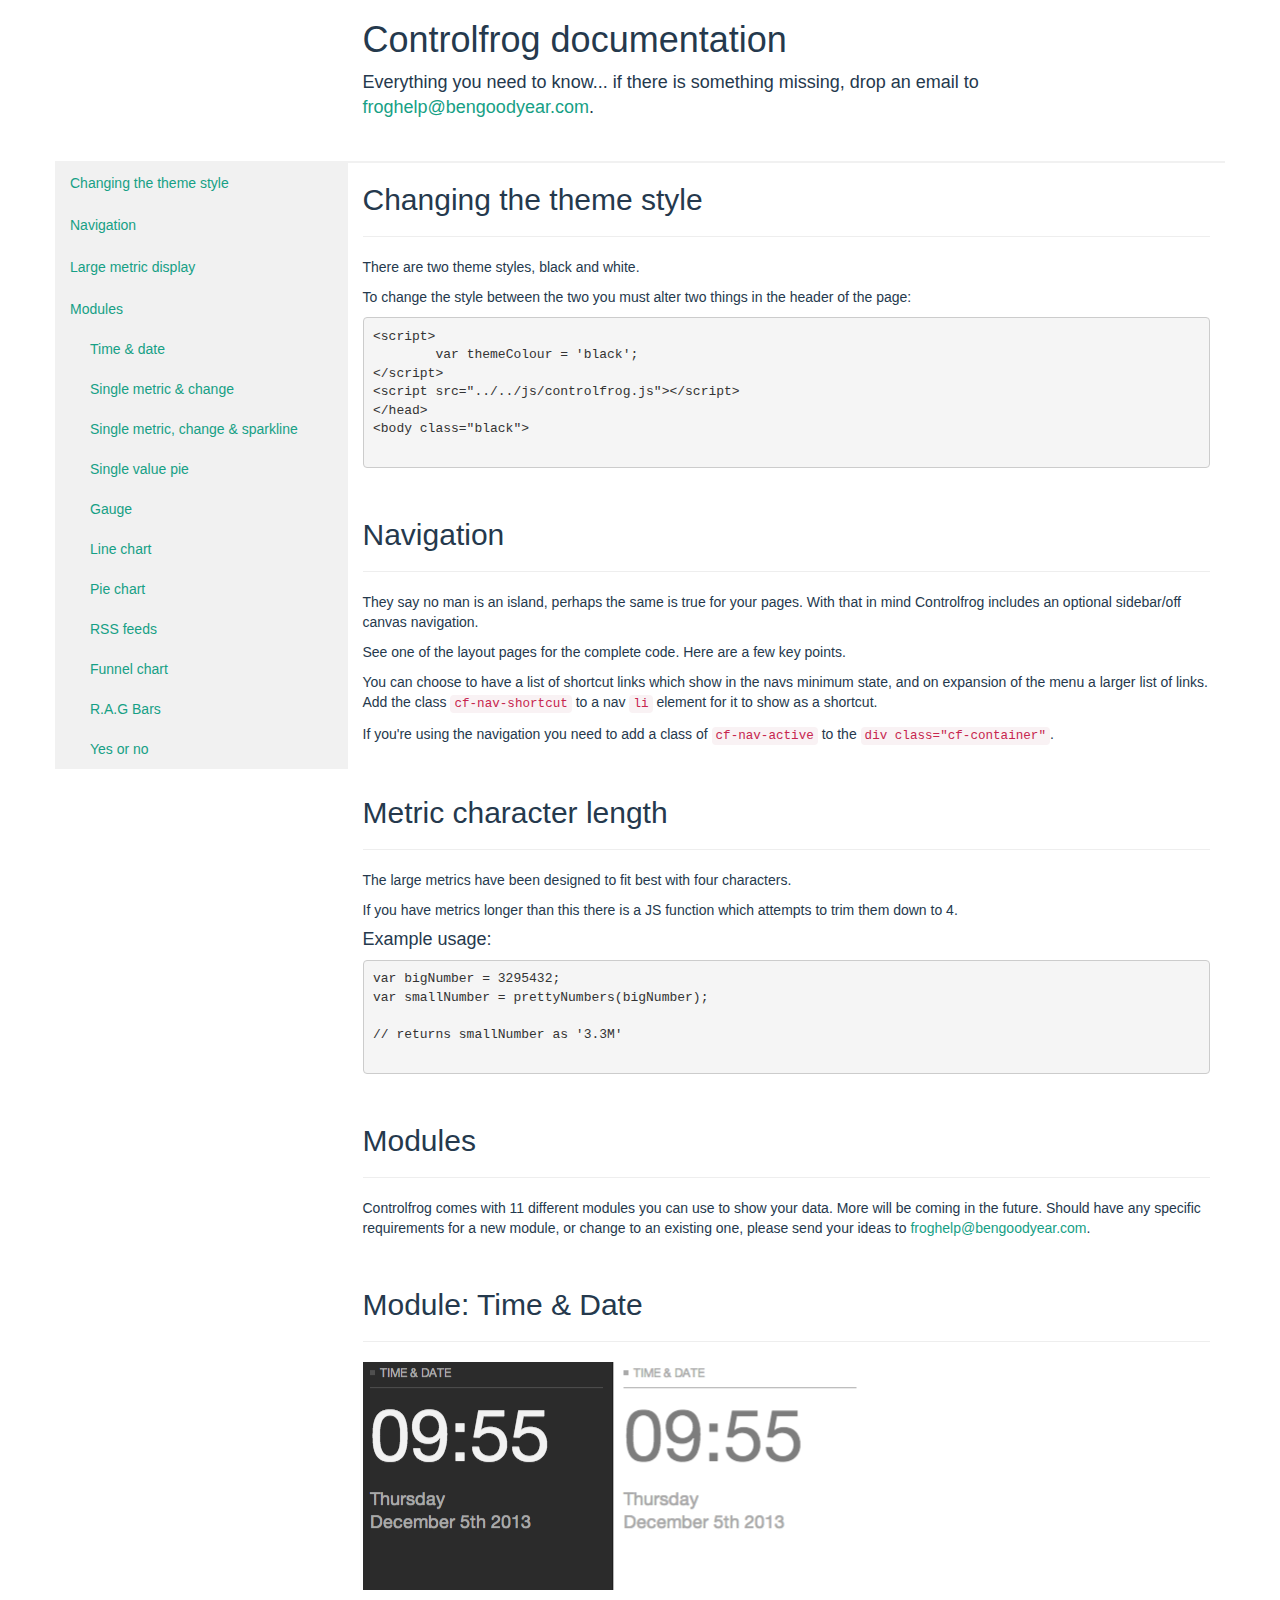
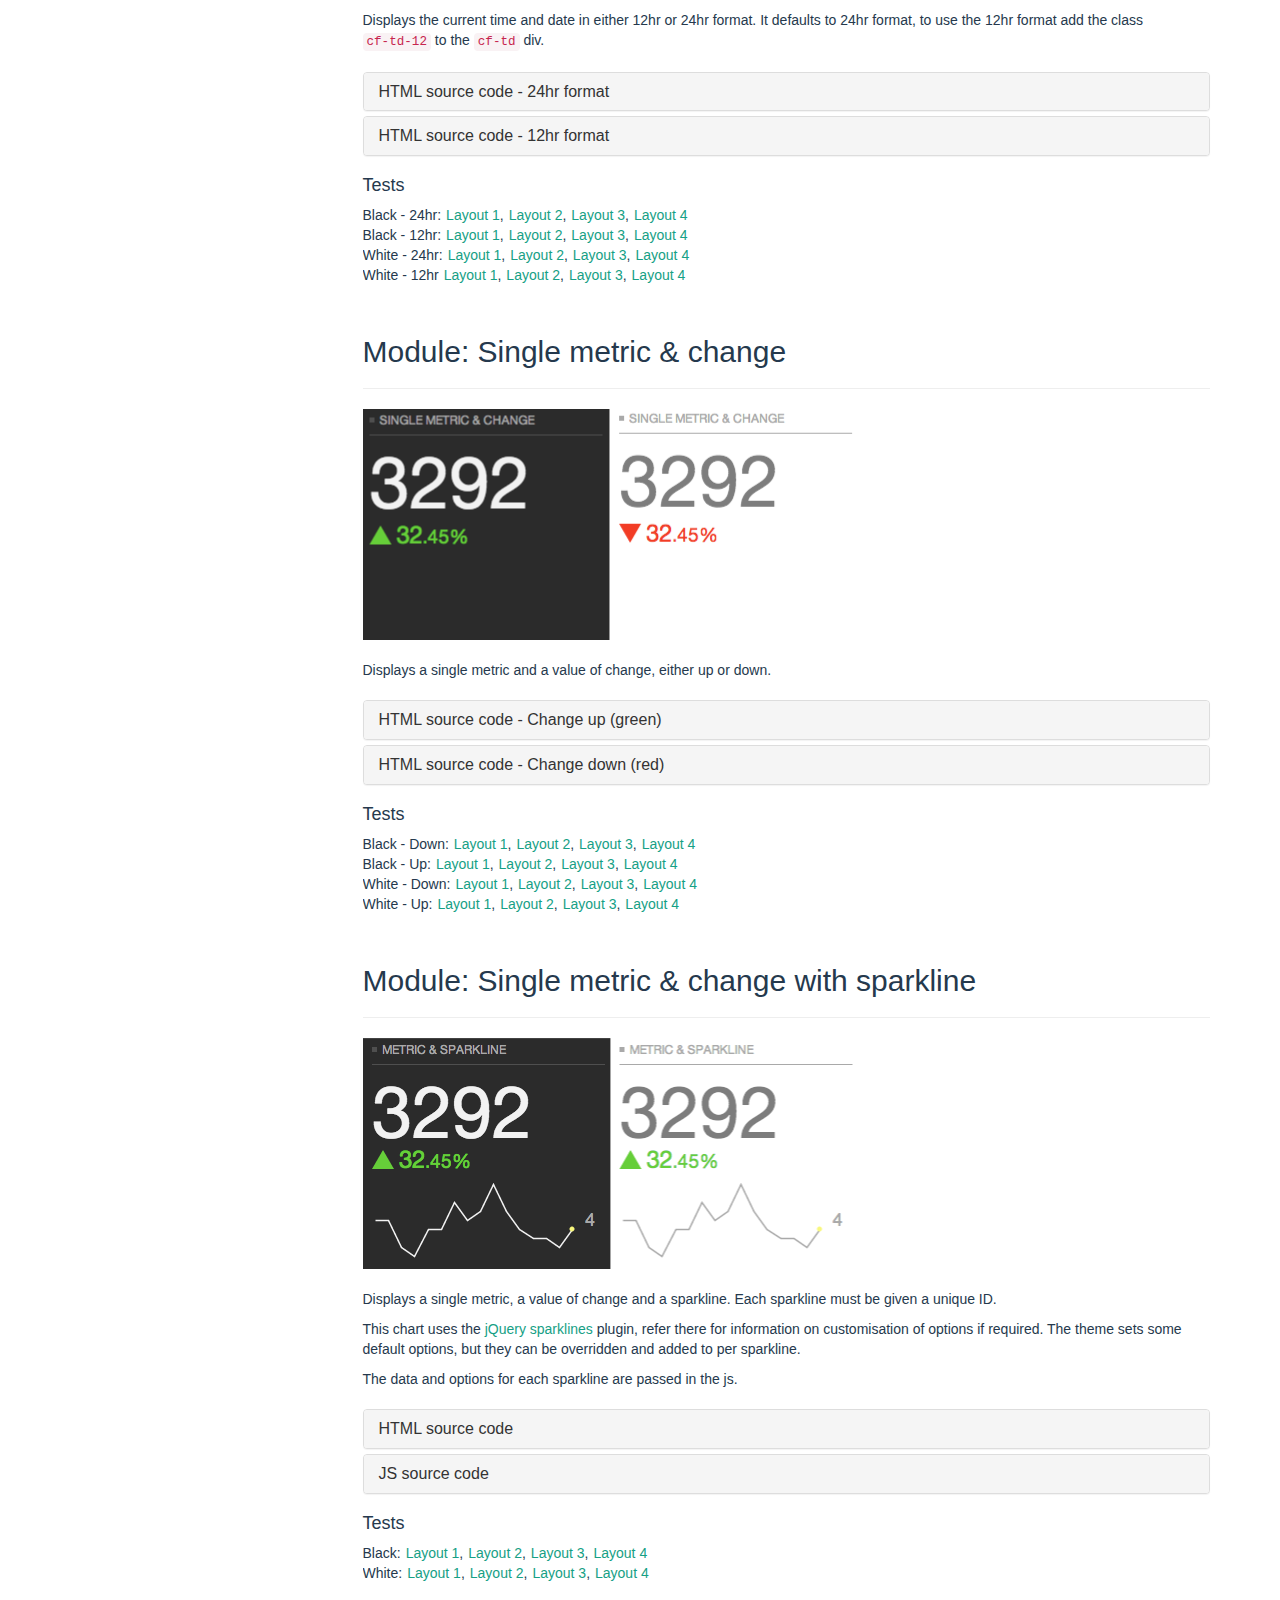
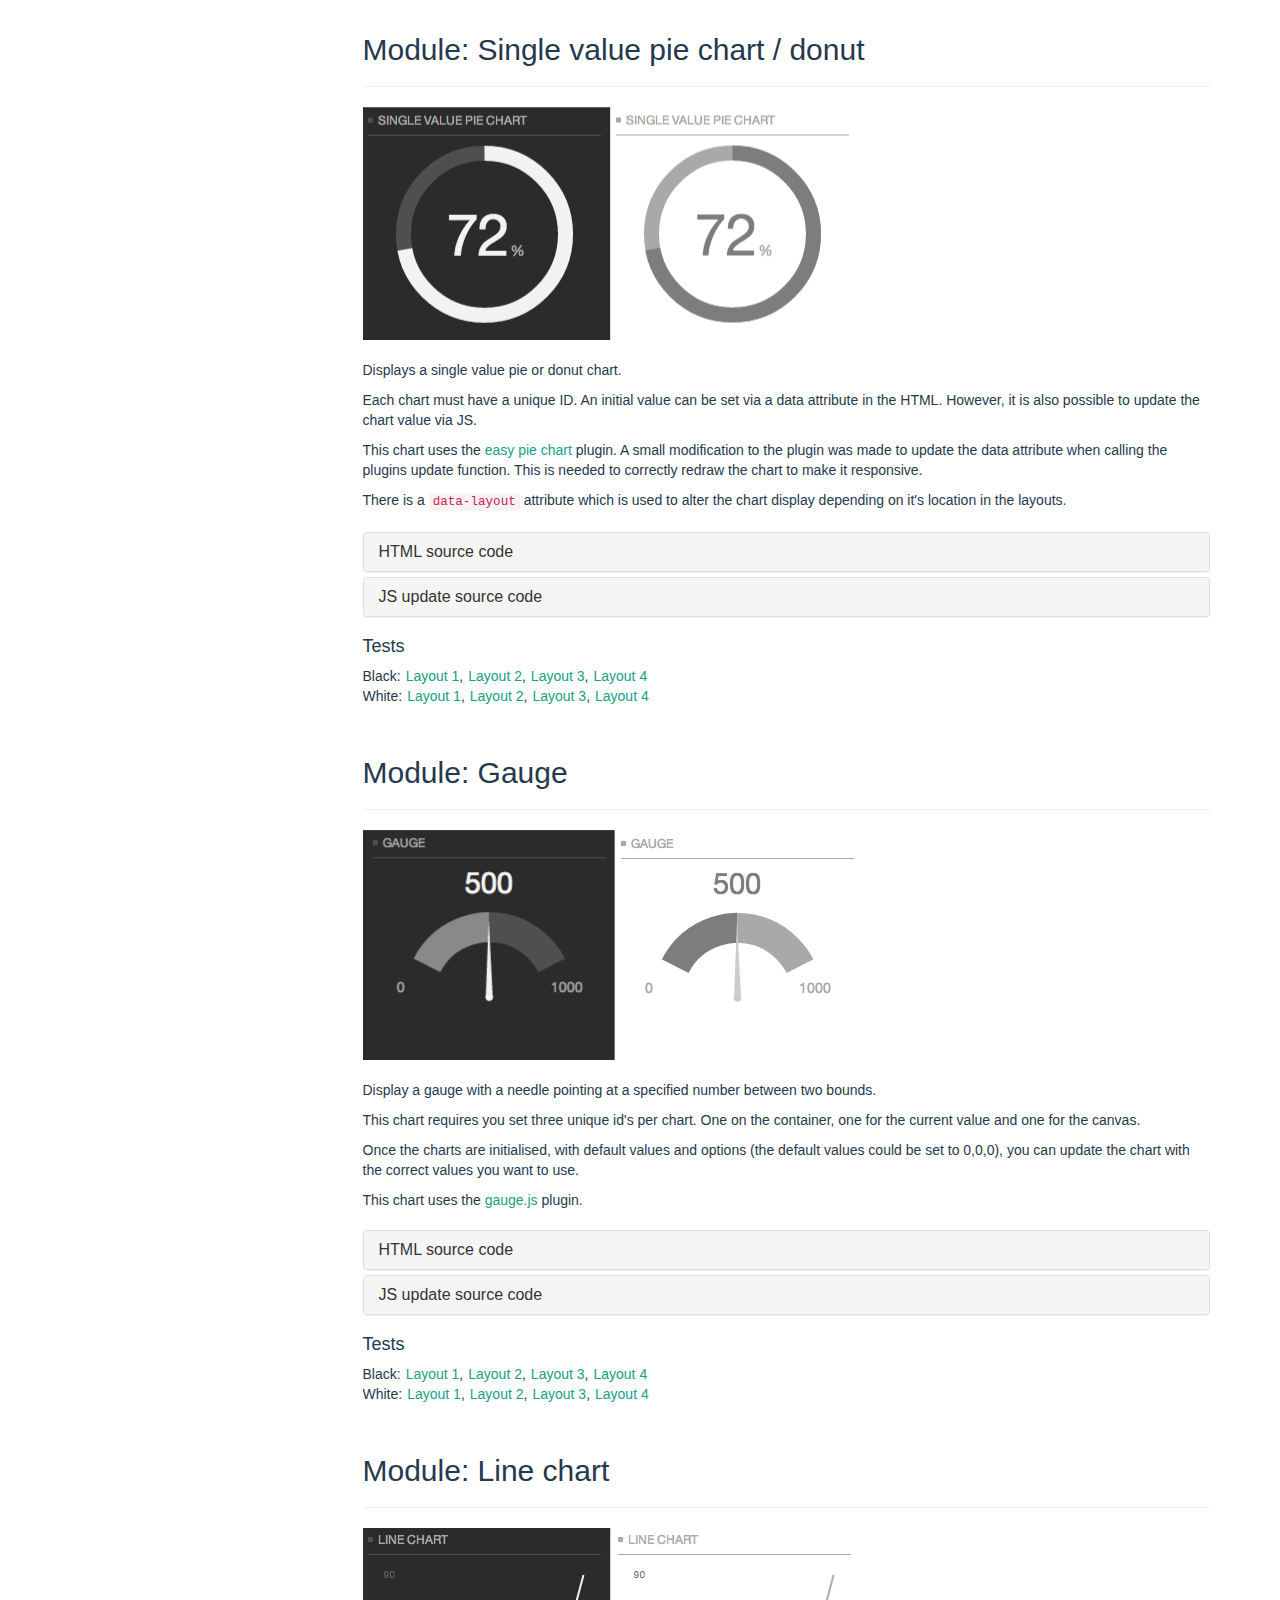
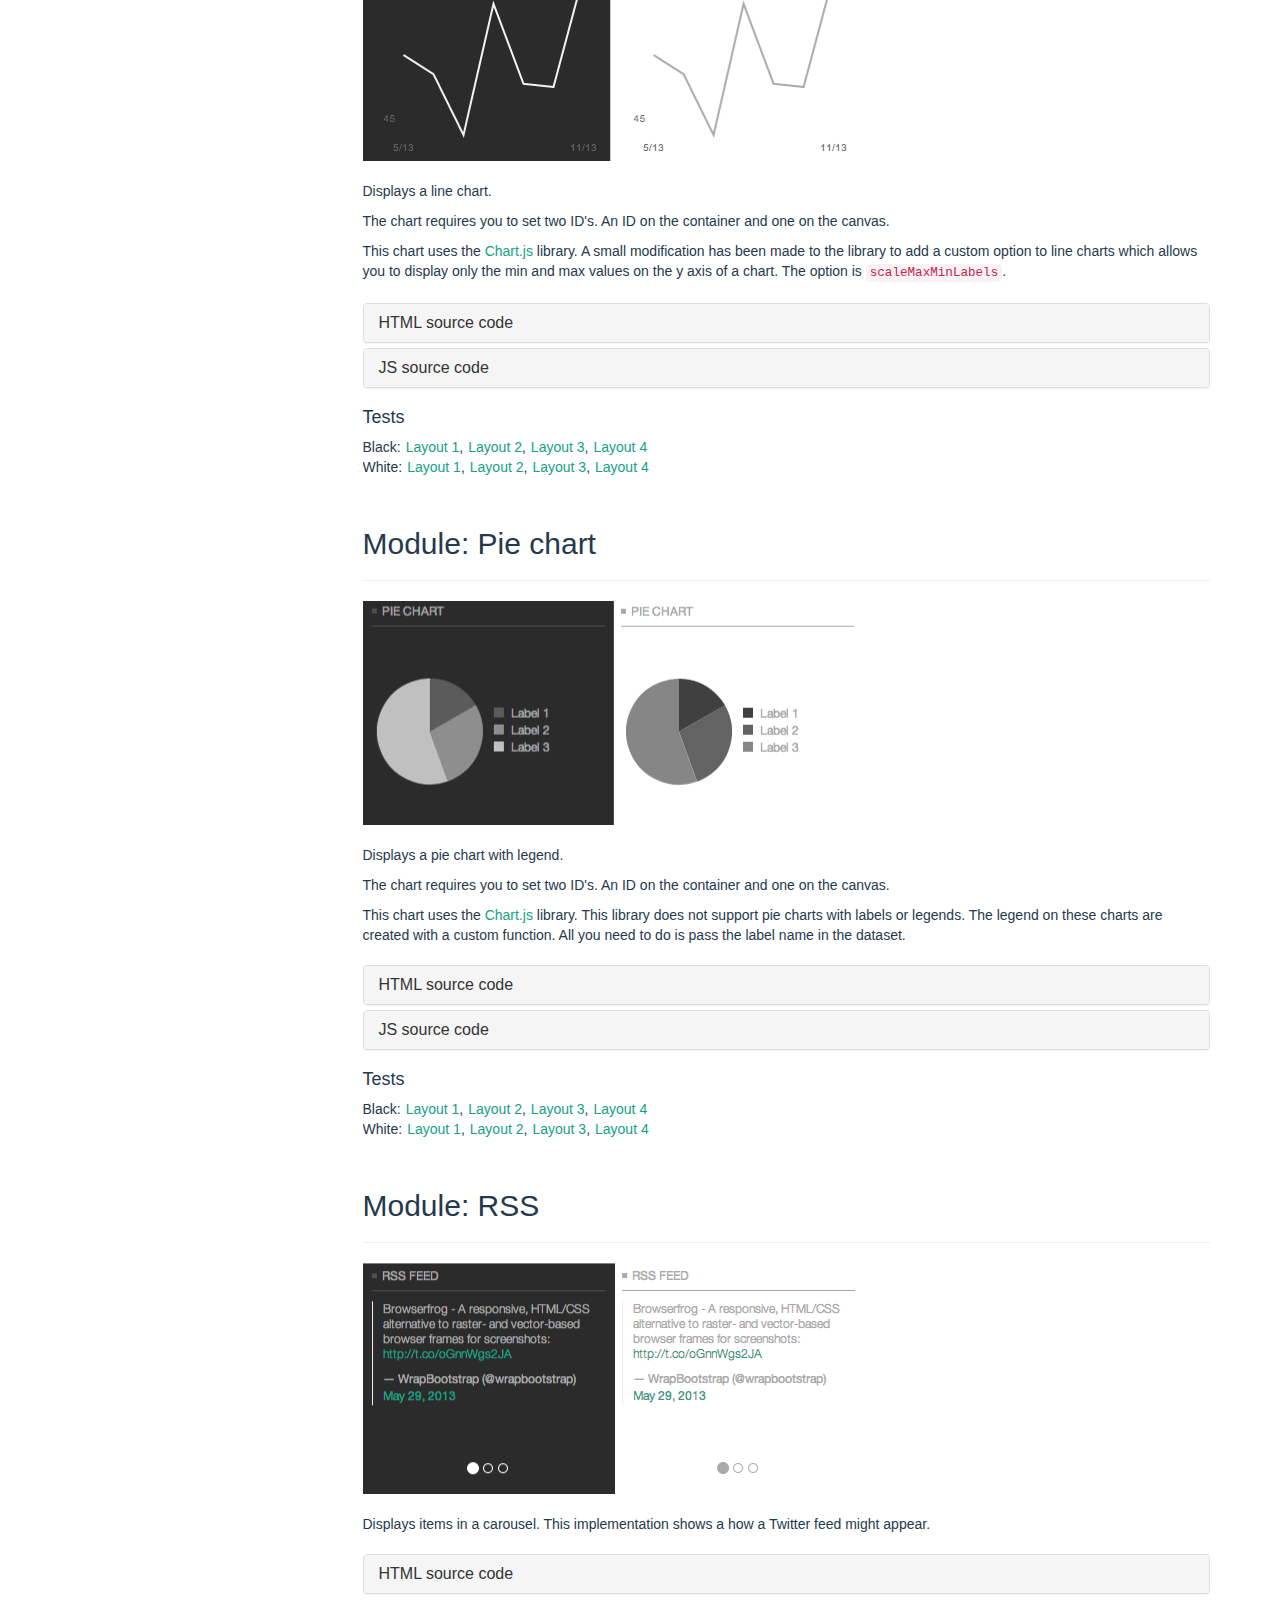
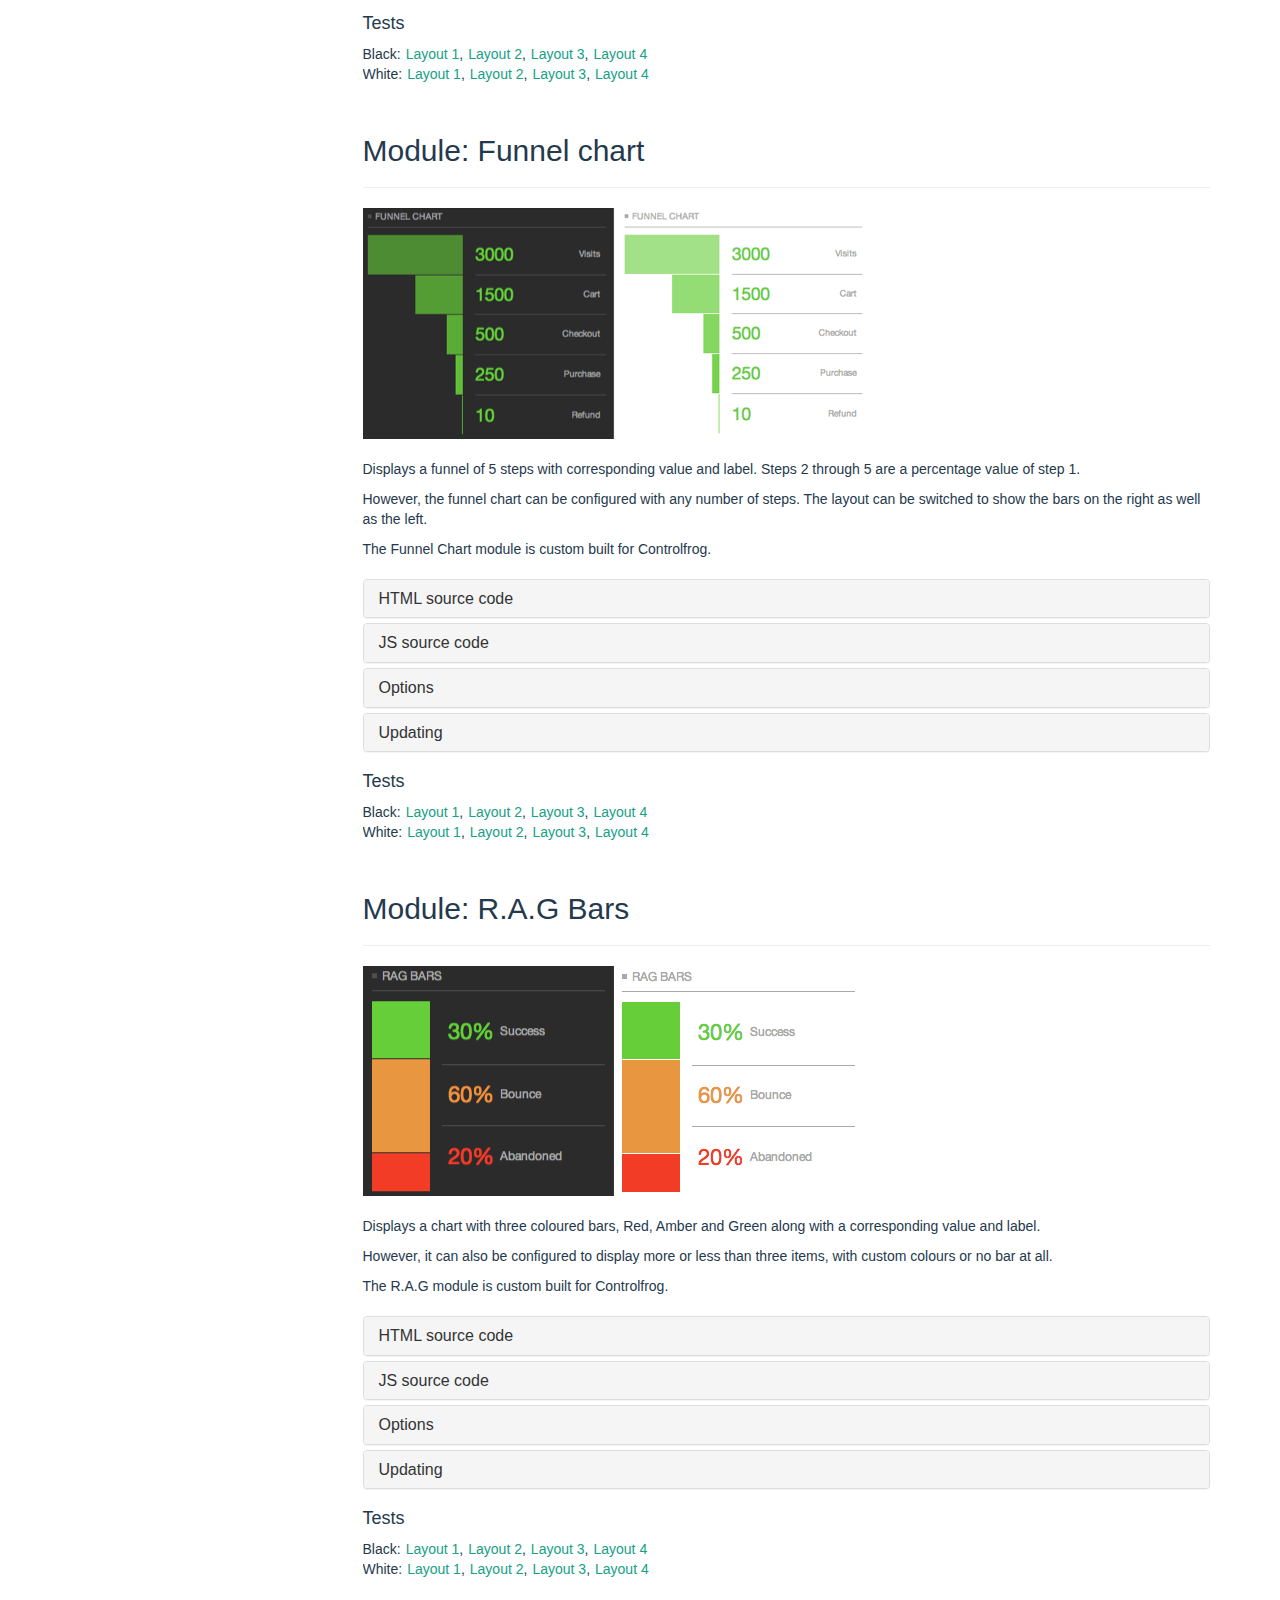
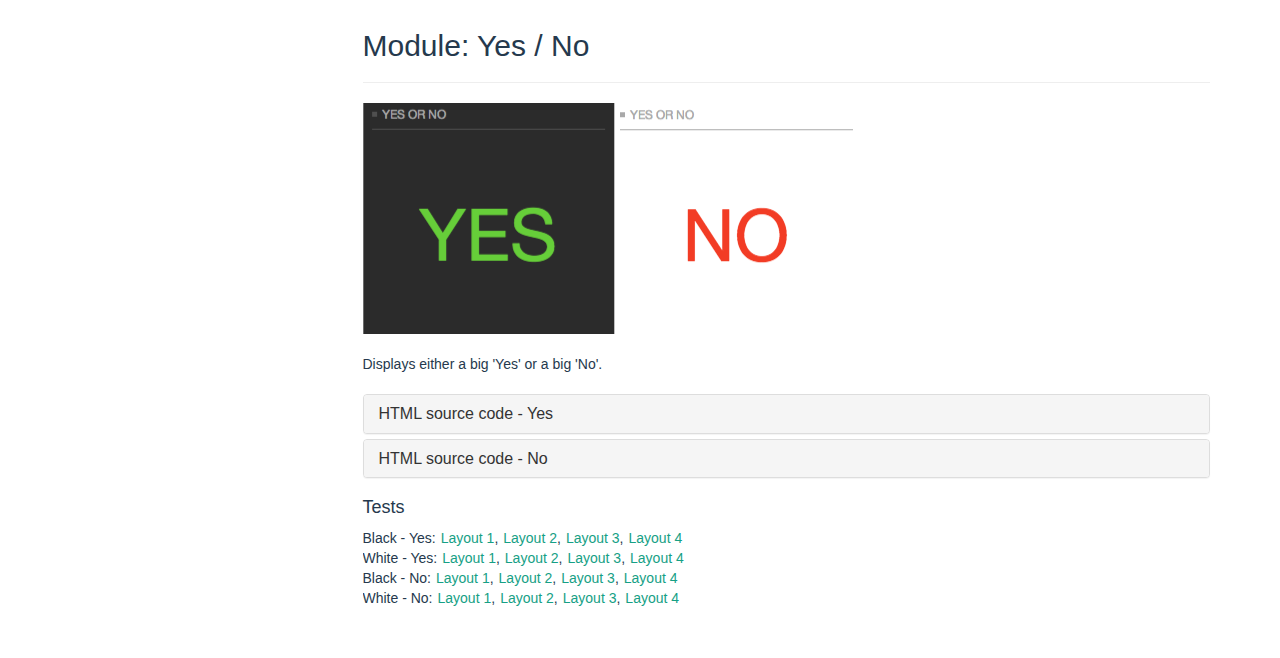
<file: playground/templates/controlfrog/documentation.html>
<!DOCTYPE html>
<html lang="en">
<head>
		<meta http-equiv="X-UA-Compatible" content="IE=edge">
    <meta charset="utf-8">
    <title>Controlfrog - Meaningful Metrics</title>
    <meta name="viewport" content="width=device-width, initial-scale=1.0">

    <link href="css/bootstrap.css" rel="stylesheet">
    <link href="css/controlfrog.css" rel="stylesheet" media="screen">   
	<link href="favicon.ico" rel="shortcut icon" type="image/x-icon" />
	
	<script src="//code.jquery.com/jquery-1.9.1.min.js"></script>    
	<script src="js/moment.js"></script>	
	<script src="js/easypiechart.js"></script>	
	<script src="js/gauge.js"></script>			
	<script src="js/chart.js"></script>	
	<script src="js/jquery.sparklines.js"></script>		
    <script src="js/bootstrap.js"></script>
    <script src="js/controlfrog-plugins.js"></script>

    <!--[if lt IE 9]>
		<script src="js/respond.min.js"></script>
		<script src="js/excanvas.min.js"></script>
	<![endif]-->
    
    <script>
		var themeColour = 'black';
	</script>
    <script src="js/controlfrog.js"></script>
</head>
<body>

	<div class="container docs">
		<div class="row docs-header">
			<div class="col-sm-9 col-sm-offset-3">
				<h1>Controlfrog documentation</h1>
				<p>Everything you need to know... if there is something missing, drop an email to <a href="mailto:froghelp@bengoodyear.com">froghelp@bengoodyear.com</a>.</p>
			</div>
		</div>
	
		<div class="row">

			<div class="col-sm-3 sidebar-nav">
				<ul class="nav nav-stacked">
					<li><a href="#styles">Changing the theme style</a></li>																	
					<li><a href="#navigation">Navigation</a></li>																						
					<li><a href="#nolength">Large metric display</a></li>																						
					<li>
						<a href="#cfmodules">Modules</a>
						<ul class="nav">
							<li><a href="#cfmodule-timedate">Time &amp; date</a></li>
							<li><a href="#cfmodule-singlemetricchange">Single metric &amp; change</a></li>
							<li><a href="#cfmodule-svmc-sparkline">Single metric, change &amp; sparkline</a></li>												
							<li><a href="#cfmodule-singlevaluepie">Single value pie</a></li>
							<li><a href="#cfmodule-gauge">Gauge</a></li>
							<li><a href="#cfmodule-line">Line chart</a></li>												
							<li><a href="#cfmodule-pie">Pie chart</a></li>
							<li><a href="#cfmodule-rss">RSS feeds</a></li>
							<li><a href="#cfmodule-funnel">Funnel chart</a></li>												
							<li><a href="#cfmodule-rag">R.A.G Bars</a></li>
							<li><a href="#cfmodule-yn">Yes or no</a></li>		
						</ul>
					</li>
				</ul>
			</div>
	
			<div class="col-sm-9">
				<section id="styles">
					<h2>Changing the theme style</h2>
					<hr />
					<p>There are two theme styles, black and white.</p>
					<p>To change the style between the two you must alter two things in the header of the page:</p>
					<pre>
&lt;script&gt;
	var themeColour = 'black';
&lt;/script&gt;
&lt;script src="../../js/controlfrog.js"&gt;&lt;/script&gt;
&lt;/head&gt;
&lt;body class="black"&gt;					
					</pre>
				</section>
				<section id="navigation">
					<h2>Navigation</h2>
					<hr />
					<p>They say no man is an island, perhaps the same is true for your pages. With that in mind Controlfrog includes an optional sidebar/off canvas navigation.</p>
					<p>See one of the layout pages for the complete code. Here are a few key points.</p>
					<p>You can choose to have a list of shortcut links which show in the navs minimum state, and on expansion of the menu a larger list of links. Add the class <code>cf-nav-shortcut</code> to a nav <code>li</code> element for it to show as a shortcut.</p>
					<p>If you're using the navigation you need to add a class of <code>cf-nav-active</code> to the <code>div class="cf-container"</code>.</p>
					
					
					
				</section>
				<section id="nolength">
					<h2>Metric character length</h2>
					<hr />
					<p>The large metrics have been designed to fit best with four characters.</p>
					<p>If you have metrics longer than this there is a JS function which attempts to trim them down to 4.</p>
					<h4>Example usage:</h4>
					<pre>
var bigNumber = 3295432;
var smallNumber = prettyNumbers(bigNumber);				

// returns smallNumber as '3.3M'
					</pre>
				</section>
				<section id="cfmodule-timedate">
					<h2>Modules</h2>
					<hr />
					<p>Controlfrog comes with 11 different modules you can use to show your data. More will be coming in the future. Should have any specific requirements for a new module, or change to an existing one, please send your ideas to <a href="mailto:froghelp@bengoodyear.com">froghelp@bengoodyear.com</a>.</p>
				</section>
				<section id="cfmodule-timedate">
					<h2>Module: Time &amp; Date</h2>
					<hr />
					<img src="img/module-screenshots/cf-timedate-24.png" alt="Module: Time and date 24hr" class="img-responsive" />
					<!--<img src="img/module-screenshots/cf-timedate-12.png" alt="Module: Time and date 12hr" />-->

					<p>Displays the current time and date in either 12hr or 24hr format. It defaults to 24hr format, to use the 12hr format add the class <code>cf-td-12</code> to the <code>cf-td</code> div. </p>
					
					<div class="panel-group" id="cf-td">
					  <div class="panel panel-default">
						<div class="panel-heading">
						  <h5 class="panel-title">
							<a data-toggle="collapse" data-parent="#cf-td" href="#cf-td-1">
							  HTML source code - 24hr format
							</a>
						  </h5>
						</div>
						<div id="cf-td-1" class="panel-collapse collapse">
						  <div class="panel-body">
							<pre>
&lt;header&gt;
	&lt;p&gt;&lt;span&gt;&lt;/span&gt;Time &amp; date&lt;/p&gt;
&lt;/header&gt;
&lt;div class="content"&gt;
	&lt;div class="cf-td"&gt;
		&lt;div class="cf-td-time metric"&gt;12:00&lt;/div&gt;
		&lt;div class="cf-td-dd"&gt;
			&lt;p class="cf-td-day metric-small"&gt;Monday&lt;/p&gt;
			&lt;p class="cf-td-date metric-small"&gt;1st October, 2013&lt;/p&gt;
		&lt;/div&gt;
	&lt;/div&gt;
&lt;/div&gt;
							</pre>
						  </div>
						</div>
					  </div>
					 <div class="panel panel-default">
						<div class="panel-heading">
						  <h5 class="panel-title">
							<a data-toggle="collapse" data-parent="#cf-td" href="#cf-td-2">
							  HTML source code - 12hr format
							</a>
						  </h5>
						</div>
						<div id="cf-td-2" class="panel-collapse collapse">
						  <div class="panel-body">
							<pre>
&lt;header&gt;
	&lt;p&gt;&lt;span&gt;&lt;/span&gt;Time &amp; date&lt;/p&gt;
&lt;/header&gt;
&lt;div class="content"&gt;
	&lt;div class="cf-td cf-td-12"&gt;
		&lt;div class="cf-td-time metric"&gt;12:00&lt;/div&gt;
		&lt;div class="cf-td-dd"&gt;
			&lt;p class="cf-td-day metric-small"&gt;Monday&lt;/p&gt;
			&lt;p class="cf-td-date metric-small"&gt;1st October, 2013&lt;/p&gt;
		&lt;/div&gt;
	&lt;/div&gt;
&lt;/div&gt;
							</pre>
						  </div>
						</div>
					  </div>					  
					</div>
					
					<h4>Tests</h4>
					<ul>
						<li>Black - 24hr:</li>
						<li><a href="tests/cf-time-date/bl1.html">Layout 1</a>,</li>
						<li><a href="tests/cf-time-date/bl2.html">Layout 2</a>,</li>
						<li><a href="tests/cf-time-date/bl3.html">Layout 3</a>,</li>
						<li><a href="tests/cf-time-date/bl4.html">Layout 4</a></li>				
					</ul>								
					<ul>
						<li>Black - 12hr:</li>
						<li><a href="tests/cf-time-date-12/bl1.html">Layout 1</a>,</li>
						<li><a href="tests/cf-time-date-12/bl2.html">Layout 2</a>,</li>
						<li><a href="tests/cf-time-date-12/bl3.html">Layout 3</a>,</li>
						<li><a href="tests/cf-time-date-12/bl4.html">Layout 4</a></li>				
					</ul>								
					<ul>
						<li>White - 24hr:</li>
						<li><a href="tests/cf-time-date/wl1.html">Layout 1</a>,</li>
						<li><a href="tests/cf-time-date/wl2.html">Layout 2</a>,</li>
						<li><a href="tests/cf-time-date/wl3.html">Layout 3</a>,</li>
						<li><a href="tests/cf-time-date/wl4.html">Layout 4</a></li>				
					</ul>											
					<ul>
						<li>White - 12hr</li>
						<li><a href="tests/cf-time-date-12/wl1.html">Layout 1</a>,</li>
						<li><a href="tests/cf-time-date-12/wl2.html">Layout 2</a>,</li>
						<li><a href="tests/cf-time-date-12/wl3.html">Layout 3</a>,</li>
						<li><a href="tests/cf-time-date-12/wl4.html">Layout 4</a></li>				
					</ul>											
				</section>			
				<section id="cfmodule-singlemetricchange">
					<h2>Module: Single metric &amp; change</h2>
					<hr />
					<img src="img/module-screenshots/cf-svmc.png" alt="Module: Single value metric and change" class="img-responsive" />

					<p>Displays a single metric and a value of change, either up or down.</p>
					
					<div class="panel-group" id="cf-svmc">
					  <div class="panel panel-default">
						<div class="panel-heading">
						  <h5 class="panel-title">
							<a data-toggle="collapse" data-parent="#cf-svmc" href="#cf-svmc-1">
							  HTML source code - Change up (green)
							</a>
						  </h5>
						</div>
						<div id="cf-svmc-1" class="panel-collapse collapse">
						  <div class="panel-body">
							<pre>
&lt;header&gt;
	&lt;p&gt;&lt;span&gt;&lt;/span&gt;Single metric &amp; change&lt;/p&gt;
&lt;/header&gt;
&lt;div class="content"&gt;
	&lt;div class="cf-svmc"&gt;
		&lt;div class="metric"&gt;3292&lt;/div&gt;
		&lt;div class="change m-green metric-small"&gt;
			&lt;div class="arrow-up"&gt;&lt;/div&gt;
			&lt;span class="large"&gt;32&lt;span class="small"&gt;.45%&lt;/span&gt;&lt;/span&gt;
		&lt;/div&gt;
	&lt;/div&gt;
&lt;/div&gt;
							</pre>
						  </div>
						</div>
					  </div>
					  <div class="panel panel-default">
						<div class="panel-heading">
						  <h5 class="panel-title">
							<a data-toggle="collapse" data-parent="#cf-svmc" href="#cf-svmc-2">
							  HTML source code - Change down (red)
							</a>
						  </h5>
						</div>
						<div id="cf-svmc-2" class="panel-collapse collapse">
						  <div class="panel-body">
							<pre>
&lt;header&gt;
	&lt;p&gt;&lt;span&gt;&lt;/span&gt;Single metric &amp; change&lt;/p&gt;
&lt;/header&gt;
&lt;div class="content"&gt;
	&lt;div class="cf-svmc"&gt;
		&lt;div class="metric"&gt;3292&lt;/div&gt;
		&lt;div class="change m-red metric-small"&gt;
			&lt;div class="arrow-down"&gt;&lt;/div&gt;
			&lt;span class="large"&gt;32&lt;span class="small"&gt;.45%&lt;/span&gt;&lt;/span&gt;
		&lt;/div&gt;
	&lt;/div&gt;
&lt;/div&gt;
							</pre>
						  </div>
						</div>
					  </div>
					  
					</div>

					<h4>Tests</h4>					
					<ul>
						<li>Black - Down:</li>
						<li><a href="tests/cf-svmc-down/bl1.html">Layout 1</a>,</li>
						<li><a href="tests/cf-svmc-down/bl2.html">Layout 2</a>,</li>
						<li><a href="tests/cf-svmc-down/bl3.html">Layout 3</a>,</li>
						<li><a href="tests/cf-svmc-down/bl4.html">Layout 4</a></li>				
					</ul>								
					<ul>
						<li>Black - Up:</li>
						<li><a href="tests/cf-svmc-up/bl1.html">Layout 1</a>,</li>
						<li><a href="tests/cf-svmc-up/bl2.html">Layout 2</a>,</li>
						<li><a href="tests/cf-svmc-up/bl3.html">Layout 3</a>,</li>
						<li><a href="tests/cf-svmc-up/bl4.html">Layout 4</a></li>				
					</ul>								
					<ul>
						<li>White - Down:</li>
						<li><a href="tests/cf-svmc-down/wl1.html">Layout 1</a>,</li>
						<li><a href="tests/cf-svmc-down/wl2.html">Layout 2</a>,</li>
						<li><a href="tests/cf-svmc-down/wl3.html">Layout 3</a>,</li>
						<li><a href="tests/cf-svmc-down/wl4.html">Layout 4</a></li>				
					</ul>											
					<ul>
						<li>White - Up:</li>
						<li><a href="tests/cf-svmc-up/wl1.html">Layout 1</a>,</li>
						<li><a href="tests/cf-svmc-up/wl2.html">Layout 2</a>,</li>
						<li><a href="tests/cf-svmc-up/wl3.html">Layout 3</a>,</li>
						<li><a href="tests/cf-svmc-up/wl4.html">Layout 4</a></li>				
					</ul>											
				</section>
				<section id="cfmodule-svmc-sparkline">
					<h2>Module: Single metric &amp; change with sparkline</h2>
					<hr />
					<img src="img/module-screenshots/cf-svmc-sparkline.png" alt="Module: Single value metric, change and sparkline" class="img-responsive" />

					<p>Displays a single metric, a value of change and a sparkline. Each sparkline must be given a unique ID.</p>
					<p>This chart uses the <a href="http://omnipotent.net/jquery.sparkline/#s-about">jQuery sparklines</a> plugin, refer there for information on customisation of options if required. The theme sets some default options, but they can be overridden and added to per sparkline.</p>
					<p>The data and options for each sparkline are passed in the js.</p>
					
					<div class="panel-group" id="cf-svmc-spark">
						<div class="panel panel-default">
						<div class="panel-heading">
						  <h5 class="panel-title">
							<a data-toggle="collapse" data-parent="#cf-svmc-spark" href="#cf-svmc-spark-1">
							  HTML source code
							</a>
						  </h5>
						</div>
						<div id="cf-svmc-spark-1" class="panel-collapse collapse">
						  <div class="panel-body">
							<pre>
&lt;header&gt;
	&lt;p&gt;&lt;span&gt;&lt;/span&gt;Metric &amp; Sparkline&lt;/p&gt;
&lt;/header&gt;
&lt;div class="content"&gt;
	&lt;div class="cf-svmc-sparkline"&gt;
		&lt;div class="cf-svmc"&gt;
			&lt;div class="metric"&gt;3292&lt;/div&gt;
			&lt;div class="change m-green metric-small"&gt;
				&lt;div class="arrow-up"&gt;&lt;/div&gt;
				&lt;span class="large"&gt;32&lt;span class="small"&gt;.45%&lt;/span&gt;&lt;/span&gt;
			&lt;/div&gt;
		&lt;/div&gt;
		&lt;div class="cf-sparkline clearfix"&gt;
			&lt;div id="spark-1" class="sparkline"&gt;&lt;/div&gt;
			&lt;div class="sparkline-value"&gt;
				&lt;div class="metric-small"&gt;0&lt;/div&gt;
			&lt;/div&gt;
		&lt;/div&gt;
	&lt;/div&gt;
&lt;/div&gt;
							</pre>
						  </div>
						</div>
					  </div>
						<div class="panel panel-default">
						<div class="panel-heading">
						  <h5 class="panel-title">
							<a data-toggle="collapse" data-parent="#cf-svmc-spark" href="#cf-svmc-spark-2">
							  JS source code
							</a>
						  </h5>
						</div>
						<div id="cf-svmc-spark-2" class="panel-collapse collapse">
						  <div class="panel-body">
							<pre>
// Initialise sparklines
/*
*	Copy the each() function for each sparkline you have
* 	e.g. $('#spark-1').each(function(){.....}
*/
$('.sparkline').each(function(){
	
	/*
	// Set custom options and merge with default
	customSparkOptions = {};
	customSparkOptions.minSpotColor = true;
	var sparkOptions = cf_defaultSparkOpts;
	var sparkOptions = $.extend({}, cf_defaultSparkOpts, customSparkOptions);
	*/
	
	// No custom options
	var sparkOptions = cf_defaultSparkOpts;
		
	data = 	[5,5,2,1,4,4,7,5,6,9,6,4,3,3,2,4];
	createSparkline($(this), data, sparkOptions);
});	
							</pre>
						  </div>
						</div>
					  </div>
					</div>

					<h4>Tests</h4>					
					<ul>
						<li>Black:</li>
						<li><a href="tests/cf-svmc-sparkline/bl1.html">Layout 1</a>,</li>
						<li><a href="tests/cf-svmc-sparkline/bl2.html">Layout 2</a>,</li>
						<li><a href="tests/cf-svmc-sparkline/bl3.html">Layout 3</a>,</li>
						<li><a href="tests/cf-svmc-sparkline/bl4.html">Layout 4</a></li>				
					</ul>								
					<ul>
						<li>White:</li>
						<li><a href="tests/cf-svmc-sparkline/wl1.html">Layout 1</a>,</li>
						<li><a href="tests/cf-svmc-sparkline/wl2.html">Layout 2</a>,</li>
						<li><a href="tests/cf-svmc-sparkline/wl3.html">Layout 3</a>,</li>
						<li><a href="tests/cf-svmc-sparkline/wl4.html">Layout 4</a></li>				
					</ul>											
				</section>
				<section id="cfmodule-singlevaluepie">
					<h2>Module: Single value pie chart / donut</h2>
					<hr />
					<img src="img/module-screenshots/cf-svp.png" alt="Module: Single value pie" class="img-responsive" />					

					<p>Displays a single value pie or donut chart.</p>
					
					<p>Each chart must have a unique ID. An initial value can be set via a data attribute in the HTML. However, it is also possible to update the chart value via JS.</p>
					
					<p>This chart uses the <a href="http://rendro.github.io/easy-pie-chart/">easy pie chart</a> plugin. A small modification to the plugin was made to update the data attribute when calling the plugins update function. This is needed to correctly redraw the chart to make it responsive.</p>
					
					<p>There is a <code>data-layout</code> attribute which is used to alter the chart display depending on it's location in the layouts.</p>
					
					<div class="panel-group" id="cf-svp">
						<div class="panel panel-default">
						<div class="panel-heading">
						  <h5 class="panel-title">
							<a data-toggle="collapse" data-parent="#cf-svp" href="#cf-svp-1">
							  HTML source code
							</a>
						  </h5>
						</div>
						<div id="cf-svp-1" class="panel-collapse collapse">
						  <div class="panel-body">
							<pre>
&lt;header&gt;
	&lt;p&gt;&lt;span&gt;&lt;/span&gt;Single value pie chart&lt;/p&gt;
&lt;/header&gt;
&lt;div class="content cf-svp clearfix" id="svp-1"&gt;
	&lt;div class="chart" data-percent="72" data-layout="l-6-i"&gt;&lt;/div&gt;
	&lt;div class="metrics"&gt;
		&lt;span class="metric"&gt;72&lt;/span&gt;
		&lt;span class="metric-small"&gt;%&lt;/span&gt;
	&lt;/div&gt;						
&lt;/div&gt;
							</pre>
						  </div>
						</div>
					  </div>
						<div class="panel panel-default">
						<div class="panel-heading">
						  <h5 class="panel-title">
							<a data-toggle="collapse" data-parent="#cf-svp" href="#cf-svp-2">
							  JS update source code
							</a>
						  </h5>
						</div>
						<div id="cf-svp-2" class="panel-collapse collapse">
						  <div class="panel-body">
							<pre>
// Update a single value pie chart
// -- Example of how to update a chart, can be used in other cases than from a button click, for example after you have the data you want for the chart
$('.svp-update').click( function(){
	var element = $(this).data('update');
	
	// Call EasyPieChart update function
	cf_rSVPs[element].chart.update(12);
	// Update the data-percent so it redraws on resize properly
	$('#svp-1 .chart').data('percent', 12);
	// Update the UI metric
	$('.metric', $('#'+element)).html('12');
});
							</pre>
						  </div>
						</div>
					  </div>
					</div>
					
					<h4>Tests</h4>					
					<ul>
						<li>Black:</li>
						<li><a href="tests/cf-svp/bl1.html">Layout 1</a>,</li>
						<li><a href="tests/cf-svp/bl2.html">Layout 2</a>,</li>
						<li><a href="tests/cf-svp/bl3.html">Layout 3</a>,</li>
						<li><a href="tests/cf-svp/bl4.html">Layout 4</a></li>				
					</ul>								
					<ul>
						<li>White:</li>
						<li><a href="tests/cf-svp/wl1.html">Layout 1</a>,</li>
						<li><a href="tests/cf-svp/wl2.html">Layout 2</a>,</li>
						<li><a href="tests/cf-svp/wl3.html">Layout 3</a>,</li>
						<li><a href="tests/cf-svp/wl4.html">Layout 4</a></li>				
					</ul>											
				</section>
				<section id="cfmodule-gauge">
					<h2>Module: Gauge</h2>
					<hr />
					<img src="img/module-screenshots/cf-gauge.png" alt="Module: Gauge" class="img-responsive" />										

					<p>Display a gauge with a needle pointing at a specified number between two bounds.</p>
					
					<p>This chart requires you set three unique id's per chart. One on the container, one for the current value and one for the canvas.</p>
					
					<p>Once the charts are initialised, with default values and options (the default values could be set to 0,0,0), you can update the chart with the correct values you want to use.</p>
					
					<p>This chart uses the <a href="http://bernii.github.io/gauge.js/">gauge.js</a> plugin.</p>
					
					<div class="panel-group" id="cf-gauge">
						<div class="panel panel-default">
						<div class="panel-heading">
						  <h5 class="panel-title">
							<a data-toggle="collapse" data-parent="#cf-svp" href="#cf-gauge-1">
							  HTML source code
							</a>
						  </h5>
						</div>
						<div id="cf-gauge-1" class="panel-collapse collapse">
						  <div class="panel-body">
							<pre>
&lt;header&gt;
	&lt;p&gt;&lt;span&gt;&lt;/span&gt;Gauge&lt;/p&gt;
&lt;/header&gt;
&lt;div class="content cf-gauge" id="cf-gauge-1"&gt;
	&lt;div class="val-current"&gt;
		&lt;div class="metric" id="cf-gauge-1-m"&gt;0&lt;/div&gt;
	&lt;/div&gt;
	&lt;div class="canvas"&gt;
		&lt;canvas id="cf-gauge-1-g"&gt;&lt;/canvas&gt;
	&lt;/div&gt;
	&lt;div class="val-min"&gt;
		&lt;div class="metric-small"&gt;0&lt;/div&gt;
	&lt;/div&gt;
	&lt;div class="val-max"&gt;
		&lt;div class="metric-small"&gt;0&lt;/div&gt;						
	&lt;/div&gt;
&lt;/div&gt;							
							</pre>
						  </div>
						</div>
					  </div>
						<div class="panel panel-default">
						<div class="panel-heading">
						  <h5 class="panel-title">
							<a data-toggle="collapse" data-parent="#cf-gauge" href="#cf-gauge-2">
							  JS update source code
							</a>
						  </h5>
						</div>
						<div id="cf-gauge-2" class="panel-collapse collapse">
						  <div class="panel-body">
							<pre>
/*
*	Set or update a Gauge
*	@param gauge 	string 		ID of gauge container
*	@param opts 	object		JSON object of options
*/
function gaugeUpdate(gauge, opts){
	if(opts.minVal){
		$('.val-min .metric-small', $('#'+gauge)).html(opts.minVal);		
		cf_rGs[gauge].minValue = opts.minVal;
	}
	if(opts.maxVal){
		cf_rGs[gauge].maxValue = opts.maxVal;
		$('.val-max .metric-small', $('#'+gauge)).html(opts.maxVal);
	}
	if(opts.newVal){
		cf_rGs[gauge].set(parseInt(opts.newVal));
	}
}
							</pre>
						  </div>
						</div>
					  </div>
					</div>

					<h4>Tests</h4>					
					<ul>
						<li>Black:</li>
						<li><a href="tests/cf-gauge/bl1.html">Layout 1</a>,</li>
						<li><a href="tests/cf-gauge/bl2.html">Layout 2</a>,</li>
						<li><a href="tests/cf-gauge/bl3.html">Layout 3</a>,</li>
						<li><a href="tests/cf-gauge/bl4.html">Layout 4</a></li>				
					</ul>								
					<ul>
						<li>White:</li>
						<li><a href="tests/cf-gauge/wl1.html">Layout 1</a>,</li>
						<li><a href="tests/cf-gauge/wl2.html">Layout 2</a>,</li>
						<li><a href="tests/cf-gauge/wl3.html">Layout 3</a>,</li>
						<li><a href="tests/cf-gauge/wl4.html">Layout 4</a></li>				
					</ul>											
				</section>
				<section id="cfmodule-line">
					<h2>Module: Line chart</h2>
					<hr />
					<img src="img/module-screenshots/cf-line.png" alt="Module: Line chart" class="img-responsive" />

					<p>Displays a line chart.</p>
					
					<p>The chart requires you to set two ID's. An ID on the container and one on the canvas.</p>

					<p>This chart uses the <a href="http://www.chartjs.org/">Chart.js</a> library. A small modification has been made to the library to add a custom option to line charts which allows you to display only the min and max values on the y axis of a chart. The option is <code>scaleMaxMinLabels</code>.</p>

					<div class="panel-group" id="cf-line">
						<div class="panel panel-default">
						<div class="panel-heading">
						  <h5 class="panel-title">
							<a data-toggle="collapse" data-parent="#cf-line" href="#cf-line-1">
							  HTML source code
							</a>
						  </h5>
						</div>
						<div id="cf-line-1" class="panel-collapse collapse">
						  <div class="panel-body">
							<pre>
&lt;header&gt;
	&lt;p&gt;&lt;span&gt;&lt;/span&gt;Line chart&lt;/p&gt;
&lt;/header&gt;
&lt;div class="content cf-line" id="cf-line-5"&gt;
	&lt;canvas id="cf-line-5-c" width="0" height="0"&gt;&lt;/canvas&gt;
&lt;/div&gt;
							</pre>
						  </div>
						</div>
					  </div>
						<div class="panel panel-default">
						<div class="panel-heading">
						  <h5 class="panel-title">
							<a data-toggle="collapse" data-parent="#cf-line" href="#cf-line-2">
							  JS source code
							</a>
						  </h5>
						</div>
						<div id="cf-line-2" class="panel-collapse collapse">
						  <div class="panel-body">
							<pre>

// Initialise chart
/*
*	Copy the each() function for each line chart you have
* 	e.g. $('#line-1').each(function(){.....}
*/	
$('.cf-line').each(function(){
	// Data for line chart
	var ldata = {
		labels : ["5/13","","","","","","11/13"],
		datasets : [
			{
				strokeColor : metric,
				data : [65,59,40,81,56,55,90]
			}
		]
	}

	var $container = $(this);
	var lId = $container.prop('id');
	
	// Store chart information
	cf_rLs[lId] = {};
	cf_rLs[lId].data = ldata;
	
	/*
	// Set options per chart
	customOptions = {};
	customOptions.scaleMaxMinLabels = false;
	cf_rLs[lId].options = customOptions;
	*/
	
	// Create chart
	createLineChart($container);
});
							</pre>
						  </div>
						</div>
					  </div>
					</div>

					<h4>Tests</h4>					

					<ul>
						<li>Black:</li>
						<li><a href="tests/cf-line/bl1.html">Layout 1</a>,</li>
						<li><a href="tests/cf-line/bl2.html">Layout 2</a>,</li>
						<li><a href="tests/cf-line/bl3.html">Layout 3</a>,</li>
						<li><a href="tests/cf-line/bl4.html">Layout 4</a></li>				
					</ul>								
					<ul>
						<li>White:</li>
						<li><a href="tests/cf-line/wl1.html">Layout 1</a>,</li>
						<li><a href="tests/cf-line/wl2.html">Layout 2</a>,</li>
						<li><a href="tests/cf-line/wl3.html">Layout 3</a>,</li>
						<li><a href="tests/cf-line/wl4.html">Layout 4</a></li>				
					</ul>											
				</section>
				<section id="cfmodule-pie">
					<h2>Module: Pie chart</h2>
					<hr />
					<img src="img/module-screenshots/cf-pie.png" alt="Module: Pie chart" class="img-responsive" />					
					
					<p>Displays a pie chart with legend.</p>
					
					<p>The chart requires you to set two ID's. An ID on the container and one on the canvas.</p>
					
					<p>This chart uses the <a href="http://www.chartjs.org/">Chart.js</a> library. This library does not support pie charts with labels or legends. The legend on these charts are created with a custom function. All you need to do is pass the label name in the dataset.</p>
					
					<div class="panel-group" id="cf-pie">
						<div class="panel panel-default">
						<div class="panel-heading">
						  <h5 class="panel-title">
							<a data-toggle="collapse" data-parent="#cf-pie" href="#cf-pie-1">
							  HTML source code
							</a>
						  </h5>
						</div>
						<div id="cf-pie-1" class="panel-collapse collapse">
						  <div class="panel-body">
							<pre>
&lt;header&gt;
	&lt;p&gt;&lt;span&gt;&lt;/span&gt;Pie chart&lt;/p&gt;
&lt;/header&gt;
&lt;div class="content cf-pie" id="cf-pie-1"&gt;
	&lt;canvas id="cf-pie-1-c" width="0" height="0"&gt;&lt;/canvas&gt;
&lt;/div&gt;	
							</pre>
						  </div>
						</div>
					  </div>
					  <div class="panel panel-default">
						<div class="panel-heading">
						  <h5 class="panel-title">
							<a data-toggle="collapse" data-parent="#cf-pie" href="#cf-pie-2">
							  JS source code
							</a>
						  </h5>
						</div>
						<div id="cf-pie-2" class="panel-collapse collapse">
						  <div class="panel-body">
							<pre>

// Initialise chart
/*
*	Copy the each() function for each line chart you have
* 	e.g. $('#pie-1').each(function(){.....}
*/
$('.cf-pie').each(function(){
	// Data for pie chart
	var pdata = [
		{
			value : 30,
			color : pieSegColors[3],
			label: 'Label 1'
		},
		{
			value : 50,
			color : pieSegColors[2],
			label: 'Label 2'			
		},
		{
			value: 100,
			color: pieSegColors[1],
			label: 'Label 3'			
		}
	]

	var $container = $(this);
	var pId = $container.prop('id');
	
	// Store chart information
	cf_rPs[pId] = {};
	cf_rPs[pId].data = pdata;
	
	/*
	// Set options per chart		
	customOptions = {};
	customOptions.animation = false;
	cf_rPs[pId].options = customOptions;
	*/
	
	// Create chart
	createPieChart($container);
});
							</pre>
						  </div>
						</div>
					  </div>
					</div>
					
					<h4>Tests</h4>					
					<ul>
						<li>Black:</li>
						<li><a href="tests/cf-pie/bl1.html">Layout 1</a>,</li>
						<li><a href="tests/cf-pie/bl2.html">Layout 2</a>,</li>
						<li><a href="tests/cf-pie/bl3.html">Layout 3</a>,</li>
						<li><a href="tests/cf-pie/bl4.html">Layout 4</a></li>				
					</ul>								
					<ul>
						<li>White:</li>
						<li><a href="tests/cf-pie/wl1.html">Layout 1</a>,</li>
						<li><a href="tests/cf-pie/wl2.html">Layout 2</a>,</li>
						<li><a href="tests/cf-pie/wl3.html">Layout 3</a>,</li>
						<li><a href="tests/cf-pie/wl4.html">Layout 4</a></li>				
					</ul>											
				</section>
				<section id="cfmodule-rss">
					<h2>Module: RSS</h2>
					<hr />
					<img src="img/module-screenshots/cf-rss.png" alt="Module: RSS feed" class="img-responsive" />										
					
					<p>Displays items in a carousel. This implementation shows a how a Twitter feed might appear.</p>
					
					<div class="panel-group" id="cf-rss">
						<div class="panel panel-default">
						<div class="panel-heading">
						  <h5 class="panel-title">
							<a data-toggle="collapse" data-parent="#cf-rss" href="#cf-rss-1">
							  HTML source code
							</a>
						  </h5>
						</div>
						<div id="cf-rss-1" class="panel-collapse collapse">
						  <div class="panel-body">
							<pre>
&lt;div id="cf-rss-1" class="carousel slide" data-ride="carousel"&gt;
		&lt;div class="carousel-inner"&gt;
			&lt;div class="item active"&gt;
				&lt;-- item content --&gt;
			&lt;/div&gt;
			&lt;div class="item"&gt;
				&lt;-- item content --&gt;
			&lt;/div&gt;
			&lt;div class="item"&gt;
				&lt;-- item content --&gt;
			&lt;/div&gt;
		&lt;/div&gt;
		&lt;ol class="carousel-indicators"&gt;
			&lt;li data-target="#cf-rss-1" data-slide-to="0" class="active"&gt;&lt;/li&gt;
			&lt;li data-target="#cf-rss-1" data-slide-to="1"&gt;&lt;/li&gt;
			&lt;li data-target="#cf-rss-1" data-slide-to="2"&gt;&lt;/li&gt;
		&lt;/ol&gt;
	&lt;/div&gt;
&lt;/div&gt;
							</pre>
						  </div>
						</div>
					  </div>
					</div>
					
					<h4>Tests</h4>					
					<ul>
						<li>Black:</li>
						<li><a href="tests/cf-rss/bl1.html">Layout 1</a>,</li>
						<li><a href="tests/cf-rss/bl2.html">Layout 2</a>,</li>
						<li><a href="tests/cf-rss/bl3.html">Layout 3</a>,</li>
						<li><a href="tests/cf-rss/bl4.html">Layout 4</a></li>				
					</ul>								
					<ul>
						<li>White:</li>
						<li><a href="tests/cf-rss/wl1.html">Layout 1</a>,</li>
						<li><a href="tests/cf-rss/wl2.html">Layout 2</a>,</li>
						<li><a href="tests/cf-rss/wl3.html">Layout 3</a>,</li>
						<li><a href="tests/cf-rss/wl4.html">Layout 4</a></li>				
					</ul>											
				</section>	
				<section id="cfmodule-funnel">
					<h2>Module: Funnel chart</h2>
					<hr />
					<img src="img/module-screenshots/cf-funnel.png" alt="Module: Funnel chart" class="img-responsive" />															

					<p>Displays a funnel of 5 steps with corresponding value and label. Steps 2 through 5 are a percentage value of step 1.</p>
					
					<p>However, the funnel chart can be configured with any number of steps. The layout can be switched to show the bars on the right as well as the left.</p>
					
					
					<p>The Funnel Chart module is custom built for Controlfrog.</p>					
					
					
					<div class="panel-group" id="cf-funnel">
						<div class="panel panel-default">
							<div class="panel-heading">
								<h5 class="panel-title">
									<a data-toggle="collapse" data-parent="#cf-funnel" href="#cf-funnel-1">
										HTML source code
									</a>
								</h5>
							</div>
							<div id="cf-funnel-1" class="panel-collapse collapse">
								<div class="panel-body">
									<pre>
&lt;header&gt;
	&lt;p&gt;&lt;span&gt;&lt;/span&gt;Funnel Chart&lt;/p&gt;
&lt;/header&gt;
&lt;div class="content"&gt;
	&lt;div id="cf-funnel-1" class="cf-funnel"&gt;&lt;/div&gt;
&lt;/div&gt;
									</pre>
								</div>
							</div>
						</div>					  
						<div class="panel panel-default">
							<div class="panel-heading">
								<h5 class="panel-title">
									<a data-toggle="collapse" data-parent="#cf-funnel" href="#cf-funnel-2">
										JS source code
									</a>
								</h5>
							</div>
							<div id="cf-funnel-2" class="panel-collapse collapse">
								<div class="panel-body">
									<pre>
/*
*	Copy the each() function for each Funnel chart you have
* 	e.g. $('#cf-funnel-1').each(function(){.....}
*/								

$('.cf-funnel').each(function(){

	// Dummy data for Funnel chart
	funData = [3000,1500,500,250,10];
	funLabels = ['Visits','Cart','Checkout','Purchase','Refund'];
	funOptions = {barOpacity:true, layout:'right'};
	
	cf_rFunnels[$(this).prop('id')] = new FunnelChart($(this).prop('id'), funData, funLabels, funOptions);
});
									</pre>
								</div>
							</div>
						</div>					  
						<div class="panel panel-default">
							<div class="panel-heading">
								<h5 class="panel-title">
									<a data-toggle="collapse" data-parent="#cf-funnel" href="#cf-funnel-3">
										Options
									</a>
								</h5>
							</div>
							<div id="cf-funnel-3" class="panel-collapse collapse">
								<div class="panel-body">
									<dl>
										<dt>layout</dt>
										<dd>String e.g. <em>right</em>. Default layout is funnel on the left.</dd>
										<dt>barOpacity</dt>
										<dd>Boolean <em>true</em> or <em>false</em><br> Pass the option as true if you want the bar background color to decrease in opacity from step 1.</dd>
										<dt>metricOpacity</dt>
										<dd>Boolean <em>true</em> or <em>false</em><br> Pass the option as true if you want the metric color to decrease in opacity from step 1.</dd>
										<dt>customColors</dt>
										<dd>
											Array of hex codes e.g. <em>['#1ccc22','#f13d19','#f25e02','#1182f0']</em>
											<br>
											You can pass a single colour which is used for all bars, or one per bar.
										</dd>
									</dl>
								</div>
							</div>
						</div>				
						<div class="panel panel-default">
							<div class="panel-heading">
								<h5 class="panel-title">
									<a data-toggle="collapse" data-parent="#cf-funnel" href="#cf-funnel-4">
										Updating
									</a>
								</h5>
							</div>
							<div id="cf-funnel-4" class="panel-collapse collapse">
								<div class="panel-body">
									<p>Funnel charts can easily be updated after creation.</p>
									<p>An array of updated values is passed to the funnel chart instance:</p>
<pre>
newData = [null,1200,490,200,0];
cf_rFunnels['cf-funnel-1'].update(newData);
</pre>
									<p>If a value has not changed, pass <code>null</code>.</p>
								</div>
							</div>
						</div>					  							  
					</div>
					
					<h4>Tests</h4>					
					<ul>
						<li>Black:</li>
						<li><a href="tests/cf-funnel/bl1.html">Layout 1</a>,</li>
						<li><a href="tests/cf-funnel/bl2.html">Layout 2</a>,</li>
						<li><a href="tests/cf-funnel/bl3.html">Layout 3</a>,</li>
						<li><a href="tests/cf-funnel/bl4.html">Layout 4</a></li>				
					</ul>								
					<ul>
						<li>White:</li>
						<li><a href="tests/cf-funnel/wl1.html">Layout 1</a>,</li>
						<li><a href="tests/cf-funnel/wl2.html">Layout 2</a>,</li>
						<li><a href="tests/cf-funnel/wl3.html">Layout 3</a>,</li>
						<li><a href="tests/cf-funnel/wl4.html">Layout 4</a></li>				
					</ul>											
				</section>
				<section id="cfmodule-rag">
					<h2>Module: R.A.G Bars</h2>
					<hr />
					<img src="img/module-screenshots/cf-rag.png" alt="Module: R.A.G Bars" class="img-responsive" />

					<p>Displays a chart with three coloured bars, Red, Amber and Green along with a corresponding value and label.</p>
					
					<p>However, it can also be configured to display more or less than three items, with custom colours or no bar at all.</p>
					
					<p>The R.A.G module is custom built for Controlfrog.</p>
					
					
					<div class="panel-group" id="cf-rag">
						<div class="panel panel-default">
						<div class="panel-heading">
						  <h5 class="panel-title">
							<a data-toggle="collapse" data-parent="#cf-rag" href="#cf-rag-1">
							  HTML source code
							</a>
						  </h5>
						</div>
						<div id="cf-rag-1" class="panel-collapse collapse">
						  <div class="panel-body">
							<pre>
&lt;header&gt;
	&lt;p&gt;&lt;span&gt;&lt;/span&gt;RAG Bars&lt;/p&gt;
&lt;/header&gt;
&lt;div class="content"&gt;
	&lt;div id="cf-rag-1" class="cf-rag"&gt;&lt;/div&gt;
&lt;/div&gt;
							</pre>
						  </div>
						</div>
					  </div>
						<div class="panel panel-default">
							<div class="panel-heading">
								<h5 class="panel-title">
									<a data-toggle="collapse" data-parent="#cf-rag" href="#cf-rag-2">
									JS source code
									</a>
								</h5>
							</div>
							<div id="cf-rag-2" class="panel-collapse collapse">
								<div class="panel-body">
								<pre>
/*
*	Copy the each() function for each R.A.G chart you have
* 	e.g. $('#cf-rag-1').each(function(){.....}
*/								
								
$('.cf-rag').each(function(){
	// Dummy data for RAG
	ragData = [60,30,10];
	ragLabels = ['Success','Bounce','Abandoned'];
	ragOpts = {postfix:'%'}

	cf_rRags[$(this).prop('id')] = new RagChart($(this).prop('id'), ragData, ragLabels, ragOpts);
});
								
								</pre>
								</div>
							</div>
						</div>
						<div class="panel panel-default">
							<div class="panel-heading">
								<h5 class="panel-title">
									<a data-toggle="collapse" data-parent="#cf-rag" href="#cf-rag-3">
									Options
									</a>
								</h5>
							</div>
							<div id="cf-rag-3" class="panel-collapse collapse">
								<div class="panel-body">
									<dl>
										<dt>figsOnly</dt>
										<dd>Boolean <em>true</em> or <em>false</em><br> Pass the option as true if you want to hide the bars.</dd>
									
										<dt>postfix</dt>
										<dd>String e.g. <em>%</em><br>Keep postfix size to a minimum, 1 or 2 characters max.</dd>
									
										<dt>customColor</dt>
										<dd>
											Array of hex codes e.g. <em>['#1ccc22','#f13d19','#f25e02','#1182f0']</em>
											<br>
											If not enough colours are passed, a default colour will be used.
										</dd>
									
										<dt>rgaLength</dt>
										<dd>Integer e.g. <em>4</em><br> If you want to display less than or more than 3 items you must pass the desired amount using this option.</dd>
									</dl>
								</div>
							</div>
						</div>
						<div class="panel panel-default">
							<div class="panel-heading">
								<h5 class="panel-title">
									<a data-toggle="collapse" data-parent="#cf-rag" href="#cf-rag-4">
									Updating
									</a>
								</h5>
							</div>
							<div id="cf-rag-4" class="panel-collapse collapse">
								<div class="panel-body">
									<p>R.A.G charts can easily be updated after creation.</p>
									<p>An array of updated values is passed to the R.A.G chart instance:</p>
<pre>
newData = [60,null,20];
cf_rRags['cf-rag-1'].update(newData);
</pre>
									<p>If a value has not changed, pass <code>null</code>.</p>
								</div>
							</div>
						</div>						
					</div>
					
					<h4>Tests</h4>					
					<ul>
						<li>Black:</li>
						<li><a href="tests/cf-rag/bl1.html">Layout 1</a>,</li>
						<li><a href="tests/cf-rag/bl2.html">Layout 2</a>,</li>
						<li><a href="tests/cf-rag/bl3.html">Layout 3</a>,</li>
						<li><a href="tests/cf-rag/bl4.html">Layout 4</a></li>				
					</ul>								
					<ul>
						<li>White:</li>
						<li><a href="tests/cf-rag/wl1.html">Layout 1</a>,</li>
						<li><a href="tests/cf-rag/wl2.html">Layout 2</a>,</li>
						<li><a href="tests/cf-rag/wl3.html">Layout 3</a>,</li>
						<li><a href="tests/cf-rag/wl4.html">Layout 4</a></li>				
					</ul>											
				</section>					
				<section id="cfmodule-yn">
					<h2>Module: Yes / No</h2>
					<hr />
					<img src="img/module-screenshots/cf-yn.png" alt="Module: Yes or No" class="img-responsive" />																									
					
					<p>Displays either a big 'Yes' or a big 'No'.</p>
					
					<div class="panel-group" id="cf-yn">
						<div class="panel panel-default">
						<div class="panel-heading">
						  <h5 class="panel-title">
							<a data-toggle="collapse" data-parent="#cf-yn" href="#cf-yn-1">
							  HTML source code - Yes
							</a>
						  </h5>
						</div>
						<div id="cf-yn-1" class="panel-collapse collapse">
						  <div class="panel-body">
							<pre>
&lt;header&gt;
	&lt;p&gt;&lt;span&gt;&lt;/span&gt;Yes or no&lt;/p&gt;
&lt;/header&gt;
&lt;div class="content"&gt;
	&lt;div class="cf-yn yn-y"&gt;
		&lt;div class="metric m-green"&gt;
			Yes
		&lt;/div&gt;
	&lt;/div&gt;
&lt;/div&gt;
							</pre>
						  </div>
						</div>
					  </div>
						<div class="panel panel-default">
						<div class="panel-heading">
						  <h5 class="panel-title">
							<a data-toggle="collapse" data-parent="#cf-yn" href="#cf-yn-2">
							  HTML source code - No
							</a>
						  </h5>
						</div>
						<div id="cf-yn-2" class="panel-collapse collapse">
						  <div class="panel-body">
							<pre>
&lt;header&gt;
	&lt;p&gt;&lt;span&gt;&lt;/span&gt;Yes or no&lt;/p&gt;
&lt;/header&gt;
&lt;div class="content"&gt;
	&lt;div class="cf-yn"&gt;
		&lt;div class="metric m-red"&gt;
			No
		&lt;/div&gt;
	&lt;/div&gt;
&lt;/div&gt;							
							</pre>
						  </div>
						</div>
					  </div>					  
					</div>
					
					<h4>Tests</h4>					
					<ul>
						<li>Black - Yes:</li>
						<li><a href="tests/cf-yn-y/bl1.html">Layout 1</a>,</li>
						<li><a href="tests/cf-yn-y/bl2.html">Layout 2</a>,</li>
						<li><a href="tests/cf-yn-y/bl3.html">Layout 3</a>,</li>
						<li><a href="tests/cf-yn-y/bl4.html">Layout 4</a></li>				
					</ul>								
					<ul>
						<li>White - Yes:</li>
						<li><a href="tests/cf-yn-y/wl1.html">Layout 1</a>,</li>
						<li><a href="tests/cf-yn-y/wl2.html">Layout 2</a>,</li>
						<li><a href="tests/cf-yn-y/wl3.html">Layout 3</a>,</li>
						<li><a href="tests/cf-yn-y/wl4.html">Layout 4</a></li>				
					</ul>								
					<ul>
						<li>Black - No:</li>
						<li><a href="tests/cf-yn-n/bl1.html">Layout 1</a>,</li>
						<li><a href="tests/cf-yn-n/bl2.html">Layout 2</a>,</li>
						<li><a href="tests/cf-yn-n/bl3.html">Layout 3</a>,</li>
						<li><a href="tests/cf-yn-n/bl4.html">Layout 4</a></li>				
					</ul>								
					<ul>
						<li>White - No:</li>
						<li><a href="tests/cf-yn-n/wl1.html">Layout 1</a>,</li>
						<li><a href="tests/cf-yn-n/wl2.html">Layout 2</a>,</li>
						<li><a href="tests/cf-yn-n/wl3.html">Layout 3</a>,</li>
						<li><a href="tests/cf-yn-n/wl4.html">Layout 4</a></li>				
					</ul>								
				</section>
			</div>
		</div>
	</div>
</body>
</html>
</file>
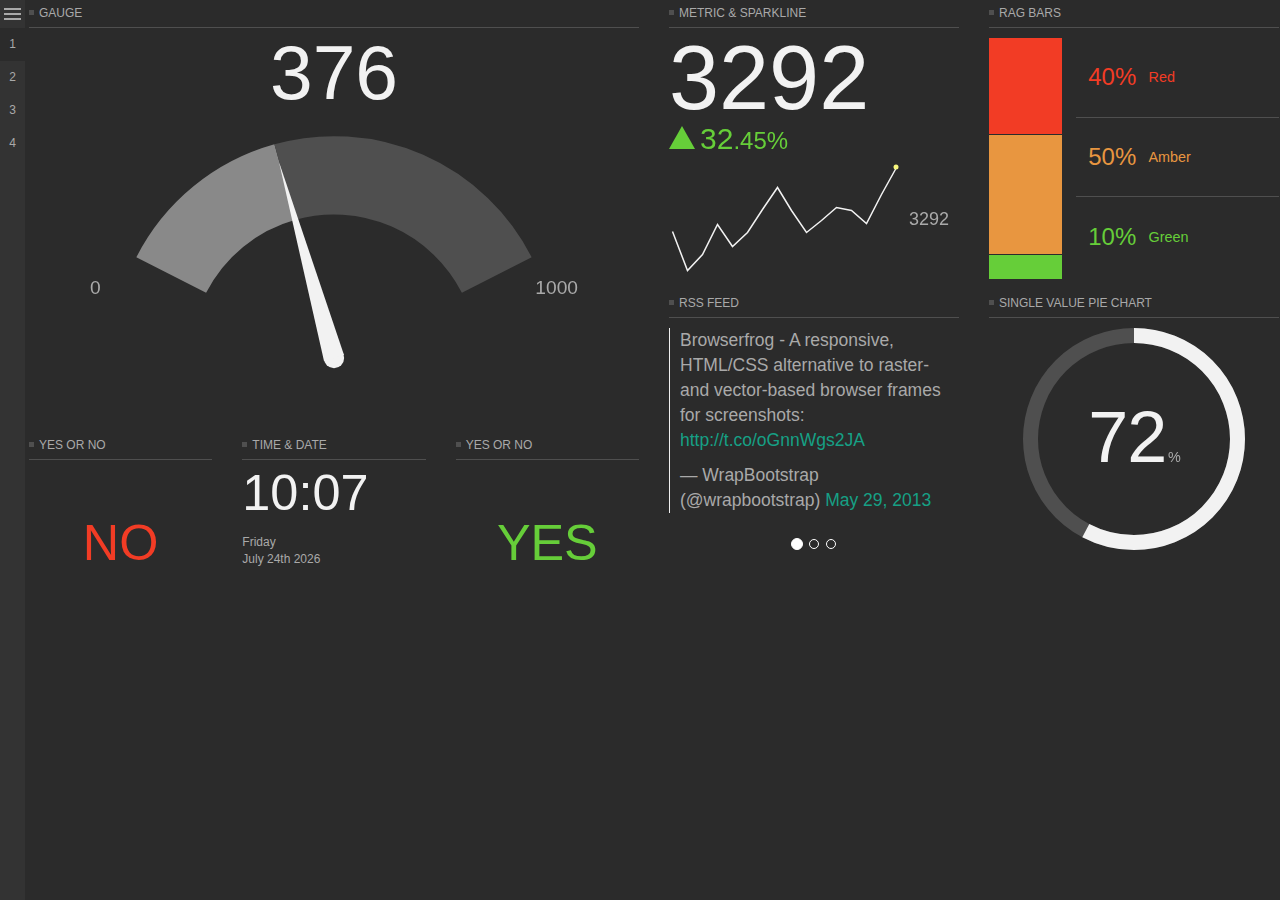
<file: playground/templates/controlfrog/layouts/b/layout-1.html>
<!DOCTYPE html>
<html lang="en">
<head>
		<meta http-equiv="X-UA-Compatible" content="IE=edge">
    <meta charset="utf-8">
    <title>Controlfrog - Meaningful Metrics</title>
    <meta name="viewport" content="width=device-width, initial-scale=1.0">

    <link href="../../css/bootstrap.css" rel="stylesheet">
    <link href="../../css/controlfrog.css" rel="stylesheet" media="screen">   
	<link href="../../favicon.ico" rel="shortcut icon" type="image/x-icon" />
	
	<script src="//code.jquery.com/jquery-1.9.1.min.js"></script>    
	<script src="../../js/moment.js"></script>	
	<script src="../../js/easypiechart.js"></script>
	<script src="../../js/gauge.js"></script>	
	<script src="../../js/chart.js"></script>
	<script src="../../js/jquery.sparklines.js"></script>			
    <script src="../../js/bootstrap.js"></script>
    <script src="../../js/controlfrog-plugins.js"></script>
    
    <!--[if lt IE 9]>
		<script src="../../js/respond.min.js"></script>
		<script src="../../js/excanvas.min.js"></script>
	<![endif]-->
    
    
	<script>
		var themeColour = 'black';
	</script>
    <script src="../../js/controlfrog.js"></script>
</head>
<body class="black">

	<div class="cf-nav cf-nav-state-min">
		<a href="" class="cf-nav-toggle">
			<span class="icon-bar"></span>
			<span class="icon-bar"></span>
			<span class="icon-bar"></span>
		</a>
		
		<ul>
			<li class="current cf-nav-shortcut">
				<a href="layout-1.html" class="current active">
					<span class="cf-nav-min">1</span>
					<span class="cf-nav-max">Layout 1</span>
				</a>
				<!--
				<ul>
					<li><a href="">Sub menu</a></li>
					<li><a href="">Sub menu</a></li>
					<li><a href="">Sub menu</a></li>										
				</ul>
				-->
			</li>
			<li class="cf-nav-shortcut">
				<a href="layout-2.html">
					<span class="cf-nav-min">2</span>
					<span class="cf-nav-max">Layout 2</span>
				</a>
			</li>
			<li class="cf-nav-shortcut">
				<a href="layout-3.html">
					<span class="cf-nav-min">3</span>
					<span class="cf-nav-max">Layout 3</span>
				</a>
			</li>
			<li class="cf-nav-shortcut">
				<a href="layout-4.html">
					<span class="cf-nav-min">4</span>
					<span class="cf-nav-max">Layout 4</span>
				</a>
			</li>
			<li>
				<a href="layout-4.html">
					<span class="cf-nav-min">&bull;</span>				
					<span class="cf-nav-max">Example with no shortcut</span>
				</a>
			</li>
		</ul>
	</div>
	
	<div class="cf-container cf-nav-active">

		<div class="row">
			<div class="col-sm-6 cf-item">
				<div class="inner">
					<header>
						<p><span></span>Gauge</p>
					</header>
					<div class="content cf-gauge" id="cf-gauge-1">
						<div class="val-current">
							<div class="metric" id="cf-gauge-1-m">0</div>
						</div>
						<div class="canvas">
							<canvas id="cf-gauge-1-g"></canvas>
						</div>
						<div class="val-min">
							<div class="metric-small">0</div>
						</div>
						<div class="val-max">
							<div class="metric-small">0</div>						
						</div>
					</div>
				</div> <!-- //end inner -->
				<div class="row">
					<div class="col-sm-4 cf-item">
						<header>
	<p><span></span>Yes or no</p>
</header>
<div class="content">
	<div class="cf-yn">
		<div class="metric m-red">
			No
		</div>
	</div>
</div>

					</div> <!-- //end cf-item -->
					<div class="col-sm-4 cf-item">
						<!--
	Display the time and date
	For 12hr clock add class 'cf-td-12' to the 'cf-td' div
-->

<header>
	<p><span></span>Time &amp; date</p>
</header>
<div class="content">
	<div class="cf-td">
	<!-- <div class="cf-td cf-td-12">-->
		<div class="cf-td-time metric">12:00</div>
		<div class="cf-td-dd">
			<p class="cf-td-day metric-small">Monday</p>
			<p class="cf-td-date metric-small">1st October, 2013</p>
		</div>
	</div>
</div>
					</div> <!-- //end cf-item -->
					<div class="col-sm-4 cf-item">
						<header>
	<p><span></span>Yes or no</p>
</header>
<div class="content">
	<div class="cf-yn yn-y">
		<div class="metric m-green">
			Yes
		</div>
	</div>
</div>
					</div> <!-- //end cf-item -->					
				</div> <!-- // end row -->
			</div> <!-- //end col -->
			<div class="col-sm-6 cf-item">
				<div class="row">
					<div class="col-sm-12">
						<div class="row">
							<div class="col-sm-6 cf-item">
								<header>
									<p><span></span>Metric &amp; Sparkline</p>
								</header>
								<div class="content">
									<div class="cf-svmc-sparkline">
										<div class="cf-svmc">
											<div class="metric">3292</div>
											<div class="change m-green metric-small">
												<div class="arrow-up"></div>
												<span class="large">32<span class="small">.45%</span></span>
											</div>
										</div>
										<div class="cf-sparkline clearfix">
											<div id="spark-1" class="sparkline"></div>
											<div class="sparkline-value">
												<div class="metric-small">0</div>
											</div>
										</div>
									</div>
								</div>
							</div> <!-- //end cf-item -->
							<div class="col-sm-6 cf-item">
								<header>
									<p><span></span>RAG Bars</p>
								</header>
								<div class="content">
									<div id="cf-rag-1" class="cf-rag"></div>
								</div>
							</div> <!-- //end cf-item -->
						</div> <!-- //end row -->
						<div class="row">
							<div class="col-sm-6 cf-item">
								<header>
									<p><span></span>RSS Feed</p>
								</header>
								<div class="content cf-rss">
									<div id="cf-rss-1" class="carousel slide" data-ride="carousel">
										<div class="carousel-inner">
											<div class="item active">
												<blockquote class="twitter-tweet" lang="en"><p>Browserfrog - A responsive, HTML/CSS alternative to raster- and vector-based browser frames for screenshots: <a href="http://t.co/oGnnWgs2JA">http://t.co/oGnnWgs2JA</a></p>&mdash; WrapBootstrap (@wrapbootstrap) <a href="https://twitter.com/wrapbootstrap/statuses/339847006212194305">May 29, 2013</a></blockquote>
											</div>
											<div class="item">
												<blockquote class="twitter-tweet" lang="en"><p>Browserfrog - A responsive, HTML/CSS alternative to raster- and vector-based browser frames for screenshots: <a href="http://t.co/oGnnWgs2JA">http://t.co/oGnnWgs2JA</a></p>&mdash; WrapBootstrap (@wrapbootstrap) <a href="https://twitter.com/wrapbootstrap/statuses/339847006212194305">May 29, 2013</a></blockquote>
											</div>
											<div class="item">
												<blockquote class="twitter-tweet" lang="en"><p>Browserfrog - A responsive, HTML/CSS alternative to raster- and vector-based browser frames for screenshots: <a href="http://t.co/oGnnWgs2JA">http://t.co/oGnnWgs2JA</a></p>&mdash; WrapBootstrap (@wrapbootstrap) <a href="https://twitter.com/wrapbootstrap/statuses/339847006212194305">May 29, 2013</a></blockquote>
											</div>
										</div>
										<ol class="carousel-indicators">
											<li data-target="#cf-rss-1" data-slide-to="0" class="active"></li>
											<li data-target="#cf-rss-1" data-slide-to="1"></li>
											<li data-target="#cf-rss-1" data-slide-to="2"></li>
										</ol>
									</div>
								</div>
							</div> <!-- //end cf-item -->
							<div class="col-sm-6 cf-item">
								<header>
									<p><span></span>Single value pie chart</p>
								</header>
								<div class="content cf-svp clearfix" id="svp-1">
									<div class="chart" data-percent="72" data-layout="l-3"></div>
									<div class="metrics">
										<span class="metric">72</span>
										<span class="metric-small">%</span>
									</div>									
								</div>
							</div> <!-- //end cf-item -->
						</div> <!-- //end row -->						
					</div> <!-- //end col -->
				</div> <!-- //end row -->
			</div> <!-- //end col -->
		</div>
	</div> <!-- //end container -->

</body>
</html>
</file>
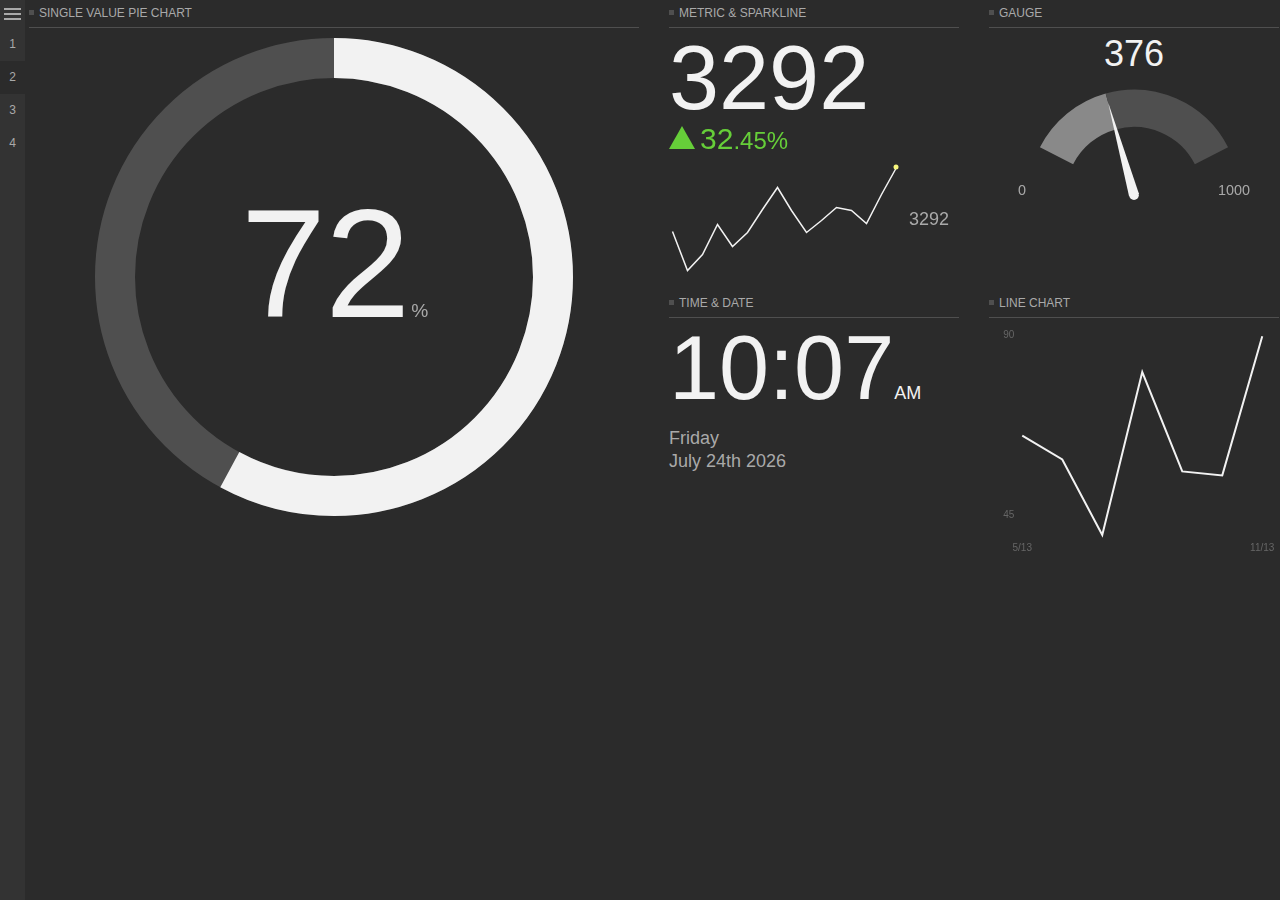
<file: playground/templates/controlfrog/layouts/b/layout-2.html>
<!DOCTYPE html>
<html lang="en">
<head>
		<meta http-equiv="X-UA-Compatible" content="IE=edge">
    <meta charset="utf-8">
    <title>Controlfrog - Meaningful Metrics</title>
    <meta name="viewport" content="width=device-width, initial-scale=1.0">

    <link href="../../css/bootstrap.css" rel="stylesheet">
    <link href="../../css/controlfrog.css" rel="stylesheet" media="screen">   
	<link href="../../favicon.ico" rel="shortcut icon" type="image/x-icon" />
	
	<script src="//code.jquery.com/jquery-1.9.1.min.js"></script>    
	<script src="../../js/moment.js"></script>	
	<script src="../../js/easypiechart.js"></script>
	<script src="../../js/gauge.js"></script>	
	<script src="../../js/chart.js"></script>
	<script src="../../js/jquery.sparklines.js"></script>			
    <script src="../../js/bootstrap.js"></script>
    <script src="../../js/controlfrog-plugins.js"></script>
    
    <!--[if lt IE 9]>
		<script src="../../js/respond.min.js"></script>
		<script src="../../js/excanvas.min.js"></script>
	<![endif]-->
    
    
	<script>
		var themeColour = 'black';
	</script>
    <script src="../../js/controlfrog.js"></script>
</head>
<body class="black">
	
	<div class="cf-nav cf-nav-state-min">
		<a href="" class="cf-nav-toggle">
			<span class="icon-bar"></span>
			<span class="icon-bar"></span>
			<span class="icon-bar"></span>
		</a>
		
		<ul>
			<li class="cf-nav-shortcut">
				<a href="layout-1.html">
					<span class="cf-nav-min">1</span>
					<span class="cf-nav-max">Layout 1</span>
				</a>
			</li>
			<li class="current cf-nav-shortcut">
				<a href="layout-2.html" class="current active">
					<span class="cf-nav-min">2</span>
					<span class="cf-nav-max">Layout 2</span>
				</a>
			</li>
			<li class="cf-nav-shortcut">
				<a href="layout-3.html">
					<span class="cf-nav-min">3</span>
					<span class="cf-nav-max">Layout 3</span>
				</a>
			</li>
			<li class="cf-nav-shortcut">
				<a href="layout-4.html">
					<span class="cf-nav-min">4</span>
					<span class="cf-nav-max">Layout 4</span>
				</a>
			</li>
			<li>
				<a href="">
					<span class="cf-nav-min">&bull;</span>				
					<span class="cf-nav-max">Example with no shortcut</span>
				</a>
			</li>
		</ul>
	</div>
	
	<div class="cf-container cf-nav-active">

		<div class="row">
			<div class="col-sm-6 cf-item">
				<header>
					<p><span></span>Single value pie chart</p>
				</header>
				<div class="content cf-svp clearfix" id="svp-1">
					<div class="chart" data-percent="72" data-layout="l-6">
						<div class="metrics">
							<span class="metric">72</span>
							<span class="metric-small">%</span>
						</div>
					</div>
				</div>
			</div> <!-- //end col -->
			<div class="col-sm-6 cf-item">
				<div class="row">
					<div class="col-sm-12">
						<div class="row">
							<div class="col-sm-6 cf-item">
								<header>
									<p><span></span>Metric &amp; Sparkline</p>
								</header>
								<div class="content">
									<div class="cf-svmc-sparkline">
										<div class="cf-svmc">
											<div class="metric">3292</div>
											<div class="change m-green metric-small">
												<div class="arrow-up"></div>
												<span class="large">32<span class="small">.45%</span></span>
											</div>
										</div>
										<div class="cf-sparkline clearfix">
											<div id="spark-1" class="sparkline"></div>
											<div class="sparkline-value">
												<div class="metric-small">0</div>
											</div>
										</div>
									</div>
								</div>
							</div> <!-- //end cf-item -->
							<div class="col-sm-6 cf-item">
								<header>
									<p><span></span>Gauge</p>
								</header>
								<div class="content cf-gauge" id="cf-gauge-1">
									<div class="val-current">
										<div class="metric" id="cf-gauge-1-m">0</div>
									</div>
									<div class="canvas">
										<canvas id="cf-gauge-1-g"></canvas>
									</div>
									<div class="val-min">
										<div class="metric-small">0</div>
									</div>
									<div class="val-max">
										<div class="metric-small">0</div>						
									</div>
								</div>
							</div> <!-- //end cf-item -->
						</div> <!-- //end row -->
						<div class="row">
							<div class="col-sm-6 cf-item">
								<!--
	Display the time and date
	For 12hr clock add class 'cf-td-12' to the 'cf-td' div
-->

<header>
	<p><span></span>Time &amp; date</p>
</header>
<div class="content">
	<div class="cf-td cf-td-12">
		<div class="cf-td-time metric">12:00</div>
		<div class="cf-td-dd">
			<p class="cf-td-day metric-small">Monday</p>
			<p class="cf-td-date metric-small">1st October, 2013</p>
		</div>
	</div>
</div>
							</div> <!-- //end cf-item -->
							<div class="col-sm-6 cf-item">
								<header>
									<p><span></span>Line chart</p>
								</header>
								<div class="content cf-line" id="cf-line-1">
									<canvas id="cf-line-1-c" width="0" height="0"></canvas>
								</div>
							</div> <!-- //end cf-item -->
						</div> <!-- //end row -->						
					</div> <!-- //end col -->
				</div> <!-- //end row -->
			</div> <!-- // end cf-item -->
		</div> <!-- //end row -->

	</div> <!-- //end cf-container -->
</body>
</html>
</file>
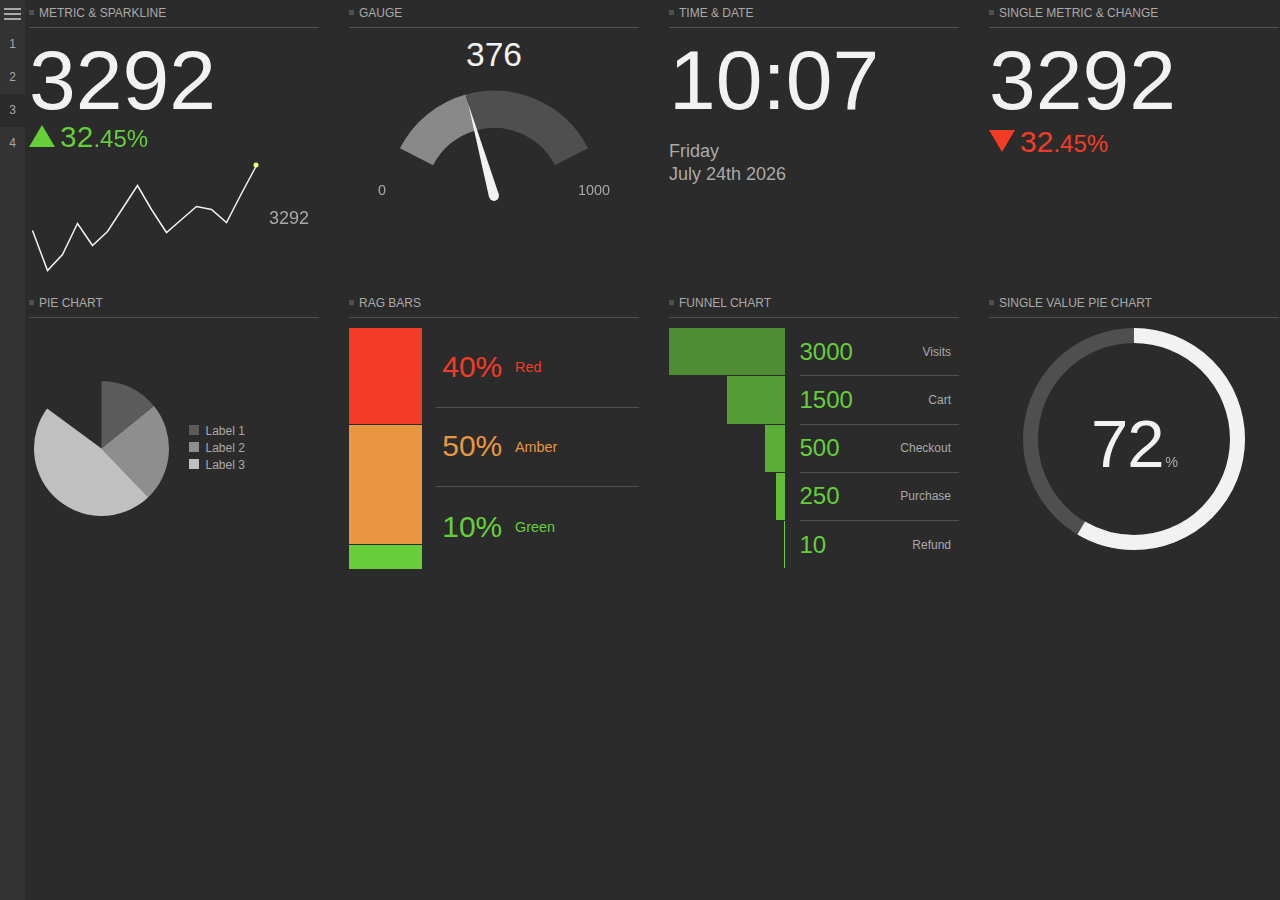
<file: playground/templates/controlfrog/layouts/b/layout-3.html>
<!DOCTYPE html>
<html lang="en">
<head>
		<meta http-equiv="X-UA-Compatible" content="IE=edge">
    <meta charset="utf-8">
    <title>Controlfrog - Meaningful Metrics</title>
    <meta name="viewport" content="width=device-width, initial-scale=1.0">

    <link href="../../css/bootstrap.css" rel="stylesheet">
    <link href="../../css/controlfrog.css" rel="stylesheet" media="screen">   
	<link href="../../favicon.ico" rel="shortcut icon" type="image/x-icon" />
	
	<script src="//code.jquery.com/jquery-1.9.1.min.js"></script>    
	<script src="../../js/moment.js"></script>	
	<script src="../../js/easypiechart.js"></script>
	<script src="../../js/gauge.js"></script>	
	<script src="../../js/chart.js"></script>
	<script src="../../js/jquery.sparklines.js"></script>			
    <script src="../../js/bootstrap.js"></script>
    <script src="../../js/controlfrog-plugins.js"></script>
    
    <!--[if lt IE 9]>
		<script src="../../js/respond.min.js"></script>
		<script src="../../js/excanvas.min.js"></script>
	<![endif]-->
    
    
	<script>
		var themeColour = 'black';
	</script>
    <script src="../../js/controlfrog.js"></script>
</head>
<body class="black">
	
	<div class="cf-nav cf-nav-state-min">
		<a href="" class="cf-nav-toggle">
			<span class="icon-bar"></span>
			<span class="icon-bar"></span>
			<span class="icon-bar"></span>
		</a>
		
		<ul>
			<li class="cf-nav-shortcut">
				<a href="layout-1.html">
					<span class="cf-nav-min">1</span>
					<span class="cf-nav-max">Layout 1</span>
				</a>
			</li>
			<li class="cf-nav-shortcut">
				<a href="layout-2.html">
					<span class="cf-nav-min">2</span>
					<span class="cf-nav-max">Layout 2</span>
				</a>
			</li>
			<li class="current cf-nav-shortcut">
				<a href="layout-3.html" class="current active">
					<span class="cf-nav-min">3</span>
					<span class="cf-nav-max">Layout 3</span>
				</a>
			</li>
			<li class="cf-nav-shortcut">
				<a href="layout-4.html">
					<span class="cf-nav-min">4</span>
					<span class="cf-nav-max">Layout 4</span>
				</a>
			</li>
			<li>
				<a href="">
					<span class="cf-nav-min">&bull;</span>				
					<span class="cf-nav-max">Example with no shortcut</span>
				</a>
			</li>
		</ul>
	</div>
	
	<div class="cf-container cf-nav-active">

		<div class="row">
			<div class="col-sm-3 cf-item">
				<header>
					<p><span></span>Metric &amp; Sparkline</p>
				</header>
				<div class="content">
					<div class="cf-svmc-sparkline">
						<div class="cf-svmc">
							<div class="metric">3292</div>
							<div class="change m-green metric-small">
								<div class="arrow-up"></div>
								<span class="large">32<span class="small">.45%</span></span>
							</div>
						</div>
						<div class="cf-sparkline clearfix">
							<div id="spark-1" class="sparkline"></div>
							<div class="sparkline-value">
								<div class="metric-small">0</div>
							</div>
						</div>
					</div>
				</div>
			</div> <!-- //end cf-item -->
			<div class="col-sm-3 cf-item">
				<header>
					<p><span></span>Gauge</p>
				</header>
				<div class="content cf-gauge" id="cf-gauge-1">
					<div class="val-current">
						<div class="metric" id="cf-gauge-1-m">0</div>
					</div>
					<div class="canvas">
						<canvas id="cf-gauge-1-g"></canvas>
					</div>
					<div class="val-min">
						<div class="metric-small">0</div>
					</div>
					<div class="val-max">
						<div class="metric-small">0</div>						
					</div>
				</div>
			</div> <!-- //end cf-item -->
			<div class="col-sm-3 cf-item">
				<!--
	Display the time and date
	For 12hr clock add class 'cf-td-12' to the 'cf-td' div
-->

<header>
	<p><span></span>Time &amp; date</p>
</header>
<div class="content">
	<div class="cf-td">
	<!-- <div class="cf-td cf-td-12">-->
		<div class="cf-td-time metric">12:00</div>
		<div class="cf-td-dd">
			<p class="cf-td-day metric-small">Monday</p>
			<p class="cf-td-date metric-small">1st October, 2013</p>
		</div>
	</div>
</div>
			</div> <!-- //end cf-item -->
			<div class="col-sm-3 cf-item">
				<header>
					<p><span></span>Single metric &amp; change</p>
				</header>
				<div class="content">
					<div class="cf-svmc">
						<div class="metric">3292</div>
						<div class="change m-red metric-small">
							<div class="arrow-down"></div>
							<span class="large">32<span class="small">.45%</span></span>
						</div>
					</div>
				</div>
			</div> <!-- //end cf-item -->
		</div> <!-- //end row -->
	
		<div class="row">
			<div class="col-sm-3 cf-item">
				<header>
					<p><span></span>Pie chart</p>
				</header>
				<div class="content cf-pie" id="cf-pie-1">
					<canvas id="cf-pie-1-c" width="0" height="0"></canvas>
				</div>
			</div> <!-- //end cf-item -->
			<div class="col-sm-3 cf-item">
				<header>
					<p><span></span>RAG Bars</p>
				</header>
				<div class="content">
					<div id="cf-rag-1" class="cf-rag"></div>
				</div>
			</div> <!-- //end cf-item -->
			<div class="col-sm-3 cf-item">
				<header>
					<p><span></span>Funnel Chart</p>
				</header>
				<div class="content">
					<div id="cf-funnel-1" class="cf-funnel"></div>
				</div>
			</div> <!-- //end cf-item -->
			<div class="col-sm-3 cf-item">
				<header>
					<p><span></span>Single value pie chart</p>
				</header>
				<div class="content cf-svp clearfix" id="svp-1">
					<div class="chart" data-percent="72" data-layout="l-3"></div>
					<div class="metrics">
						<span class="metric">72</span>
						<span class="metric-small">%</span>
					</div>
				</div>
			</div> <!-- //end cf-item -->
		</div> <!-- //end row -->

	</div> <!-- //end container -->

</body>
</html>
</file>
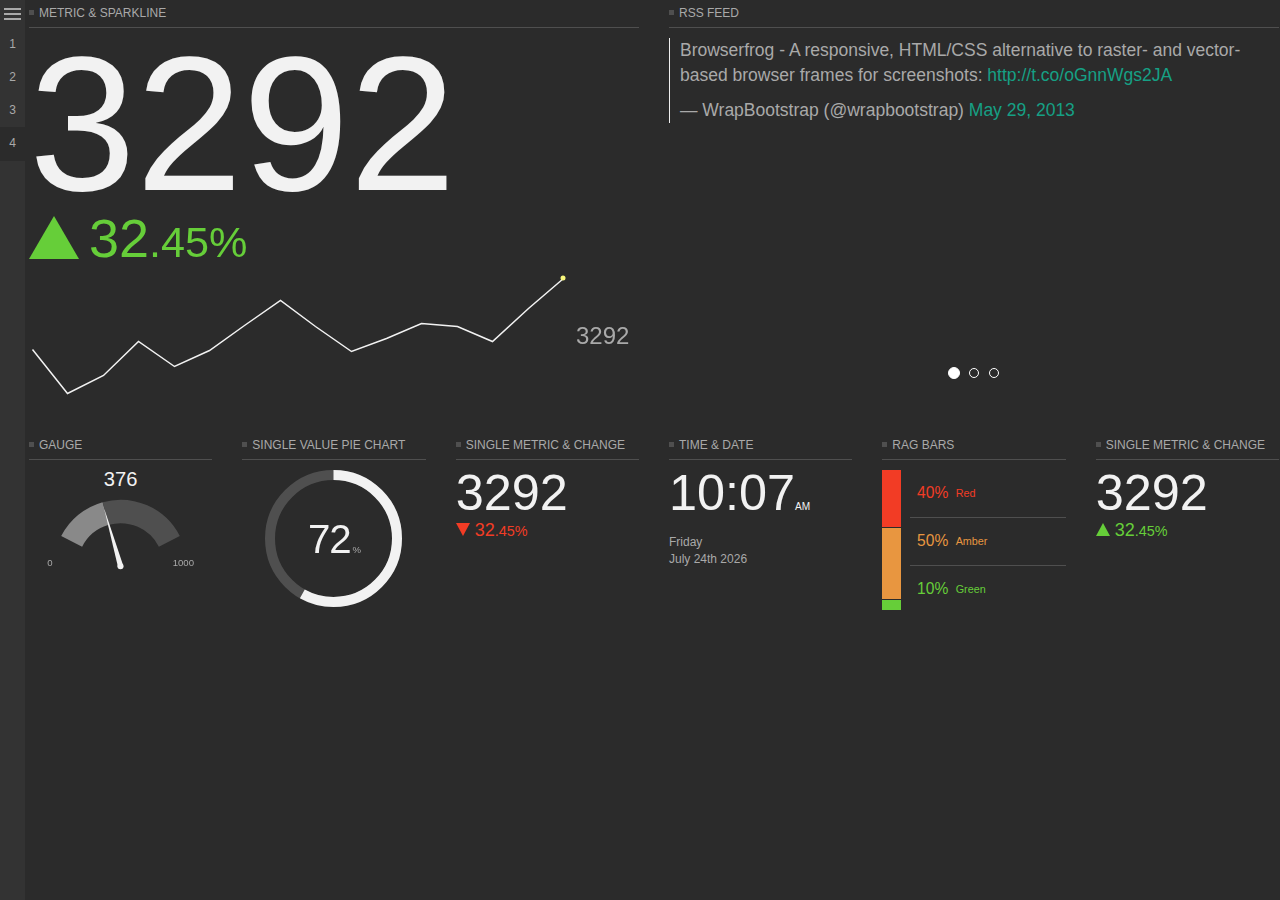
<file: playground/templates/controlfrog/layouts/b/layout-4.html>
<!DOCTYPE html>
<html lang="en">
<head>
		<meta http-equiv="X-UA-Compatible" content="IE=edge">
    <meta charset="utf-8">
    <title>Controlfrog - Meaningful Metrics</title>
    <meta name="viewport" content="width=device-width, initial-scale=1.0">

    <link href="../../css/bootstrap.css" rel="stylesheet">
    <link href="../../css/controlfrog.css" rel="stylesheet" media="screen">   
	<link href="../../favicon.ico" rel="shortcut icon" type="image/x-icon" />
	
	<script src="//code.jquery.com/jquery-1.9.1.min.js"></script>    
	<script src="../../js/moment.js"></script>	
	<script src="../../js/easypiechart.js"></script>
	<script src="../../js/gauge.js"></script>	
	<script src="../../js/chart.js"></script>
	<script src="../../js/jquery.sparklines.js"></script>			
    <script src="../../js/bootstrap.js"></script>
    <script src="../../js/controlfrog-plugins.js"></script>
    
    <!--[if lt IE 9]>
		<script src="../../js/respond.min.js"></script>
		<script src="../../js/excanvas.min.js"></script>
	<![endif]-->
    
    
	<script>
		var themeColour = 'black';
	</script>
    <script src="../../js/controlfrog.js"></script>
</head>
<body class="black">
	
	<div class="cf-nav cf-nav-state-min">
		<a href="" class="cf-nav-toggle">
			<span class="icon-bar"></span>
			<span class="icon-bar"></span>
			<span class="icon-bar"></span>
		</a>
		
		<ul>
			<li class="cf-nav-shortcut">
				<a href="layout-1.html">
					<span class="cf-nav-min">1</span>
					<span class="cf-nav-max">Layout 1</span>
				</a>
			</li>
			<li class="cf-nav-shortcut">
				<a href="layout-2.html">
					<span class="cf-nav-min">2</span>
					<span class="cf-nav-max">Layout 2</span>
				</a>
			</li>
			<li class="cf-nav-shortcut">
				<a href="layout-3.html">
					<span class="cf-nav-min">3</span>
					<span class="cf-nav-max">Layout 3</span>
				</a>
			</li>
			<li class="current cf-nav-shortcut">
				<a href="layout-4.html" class="current active">
					<span class="cf-nav-min">4</span>
					<span class="cf-nav-max">Layout 4</span>
				</a>
			</li>
			<li>
				<a href="">
					<span class="cf-nav-min">&bull;</span>				
					<span class="cf-nav-max">Example with no shortcut</span>
				</a>
			</li>
		</ul>
	</div>
	
	<div class="cf-container cf-nav-active">

		<div class="row">
			<div class="col-sm-6 cf-item">
				<div class="inner">
					<header>
					<p><span></span>Metric &amp; Sparkline</p>
					</header>
					<div class="content">
						<div class="cf-svmc-sparkline">
							<div class="cf-svmc">
								<div class="metric">3292</div>
								<div class="change m-green metric-small">
									<div class="arrow-up"></div>
									<span class="large">32<span class="small">.45%</span></span>
								</div>
							</div>
							<div class="cf-sparkline clearfix">
								<div id="spark-1" class="sparkline"></div>
								<div class="sparkline-value">
									<div class="metric-small">0</div>
								</div>
							</div>
						</div>
					</div>
				</div> <!-- //end inner -->
				<div class="row">
					<div class="col-sm-4 cf-item">
						<header>
							<p><span></span>Gauge</p>
						</header>
						<div class="content cf-gauge" id="cf-gauge-1">
							<div class="val-current">
								<div class="metric" id="cf-gauge-1-m">0</div>
							</div>
							<div class="canvas">
								<canvas id="cf-gauge-1-g"></canvas>
							</div>
							<div class="val-min">
								<div class="metric-small">0</div>
							</div>
							<div class="val-max">
								<div class="metric-small">0</div>						
							</div>
						</div>
					</div> <!-- //end cf-item -->
					<div class="col-sm-4 cf-item">
						<header>
							<p><span></span>Single value pie chart</p>
						</header>
						<div class="content cf-svp clearfix" id="svp-1">
							<div class="chart" data-percent="72" data-layout="l-6-4"></div>
							<div class="metrics">
								<span class="metric">72</span>
								<span class="metric-small">%</span>
							</div>						
						</div>
					</div> <!-- //end cf-item -->
					<div class="col-sm-4 cf-item">
						<header>
							<p><span></span>Single metric &amp; change</p>
						</header>
						<div class="content">
							<div class="cf-svmc">
								<div class="metric">3292</div>
								<div class="change m-red metric-small">
									<div class="arrow-down"></div>
									<span class="large">32<span class="small">.45%</span></span>
								</div>
							</div>
						</div>
					</div> <!-- //end cf-item -->					
				</div> <!-- // end row -->
			</div> <!-- //end col -->
			<div class="col-sm-6 cf-item">
				<div class="inner">
					<header>
						<p><span></span>RSS Feed</p>
					</header>
					<div class="content cf-rss">
						<div id="cf-rss-5" class="carousel slide" data-ride="carousel">
							<div class="carousel-inner">
								<div class="item active">
									<blockquote class="twitter-tweet" lang="en"><p>Browserfrog - A responsive, HTML/CSS alternative to raster- and vector-based browser frames for screenshots: <a href="http://t.co/oGnnWgs2JA">http://t.co/oGnnWgs2JA</a></p>&mdash; WrapBootstrap (@wrapbootstrap) <a href="https://twitter.com/wrapbootstrap/statuses/339847006212194305">May 29, 2013</a></blockquote>
								</div>
								<div class="item">
									<blockquote class="twitter-tweet" lang="en"><p>Browserfrog - A responsive, HTML/CSS alternative to raster- and vector-based browser frames for screenshots: <a href="http://t.co/oGnnWgs2JA">http://t.co/oGnnWgs2JA</a></p>&mdash; WrapBootstrap (@wrapbootstrap) <a href="https://twitter.com/wrapbootstrap/statuses/339847006212194305">May 29, 2013</a></blockquote>
								</div>
								<div class="item">
									<blockquote class="twitter-tweet" lang="en"><p>Browserfrog - A responsive, HTML/CSS alternative to raster- and vector-based browser frames for screenshots: <a href="http://t.co/oGnnWgs2JA">http://t.co/oGnnWgs2JA</a></p>&mdash; WrapBootstrap (@wrapbootstrap) <a href="https://twitter.com/wrapbootstrap/statuses/339847006212194305">May 29, 2013</a></blockquote>
								</div>
							</div>
							<ol class="carousel-indicators">
								<li data-target="#cf-rss-5" data-slide-to="0" class="active"></li>
								<li data-target="#cf-rss-5" data-slide-to="1"></li>
								<li data-target="#cf-rss-5" data-slide-to="2"></li>
							</ol>
						</div>
					</div>
				</div> <!-- //end inner -->
				<div class="row">
					<div class="col-sm-4 cf-item">
						<!--
	Display the time and date
	For 12hr clock add class 'cf-td-12' to the 'cf-td' div
-->

<header>
	<p><span></span>Time &amp; date</p>
</header>
<div class="content">
	<div class="cf-td cf-td-12">
		<div class="cf-td-time metric">12:00</div>
		<div class="cf-td-dd">
			<p class="cf-td-day metric-small">Monday</p>
			<p class="cf-td-date metric-small">1st October, 2013</p>
		</div>
	</div>
</div>
					</div> <!-- //end cf-item -->
					<div class="col-sm-4 cf-item">
						<header>
							<p><span></span>RAG Bars</p>
						</header>
						<div class="content">
							<div id="cf-rag-1" class="cf-rag"></div>
						</div>
					</div> <!-- //end cf-item -->
					<div class="col-sm-4 cf-item">
						<header>
	<p><span></span>Single metric &amp; change</p>
</header>
<div class="content">
	<div class="cf-svmc">
		<div class="metric">3292</div>
		<div class="change m-green metric-small">
			<div class="arrow-up"></div>
			<span class="large">32<span class="small">.45%</span></span>
		</div>
	</div>
</div>

					</div> <!-- //end cf-item -->					
				</div> <!-- // end row -->
			</div> <!-- //end col -->
		</div>
	</div> <!-- //end container -->

</body>
</html>
</file>
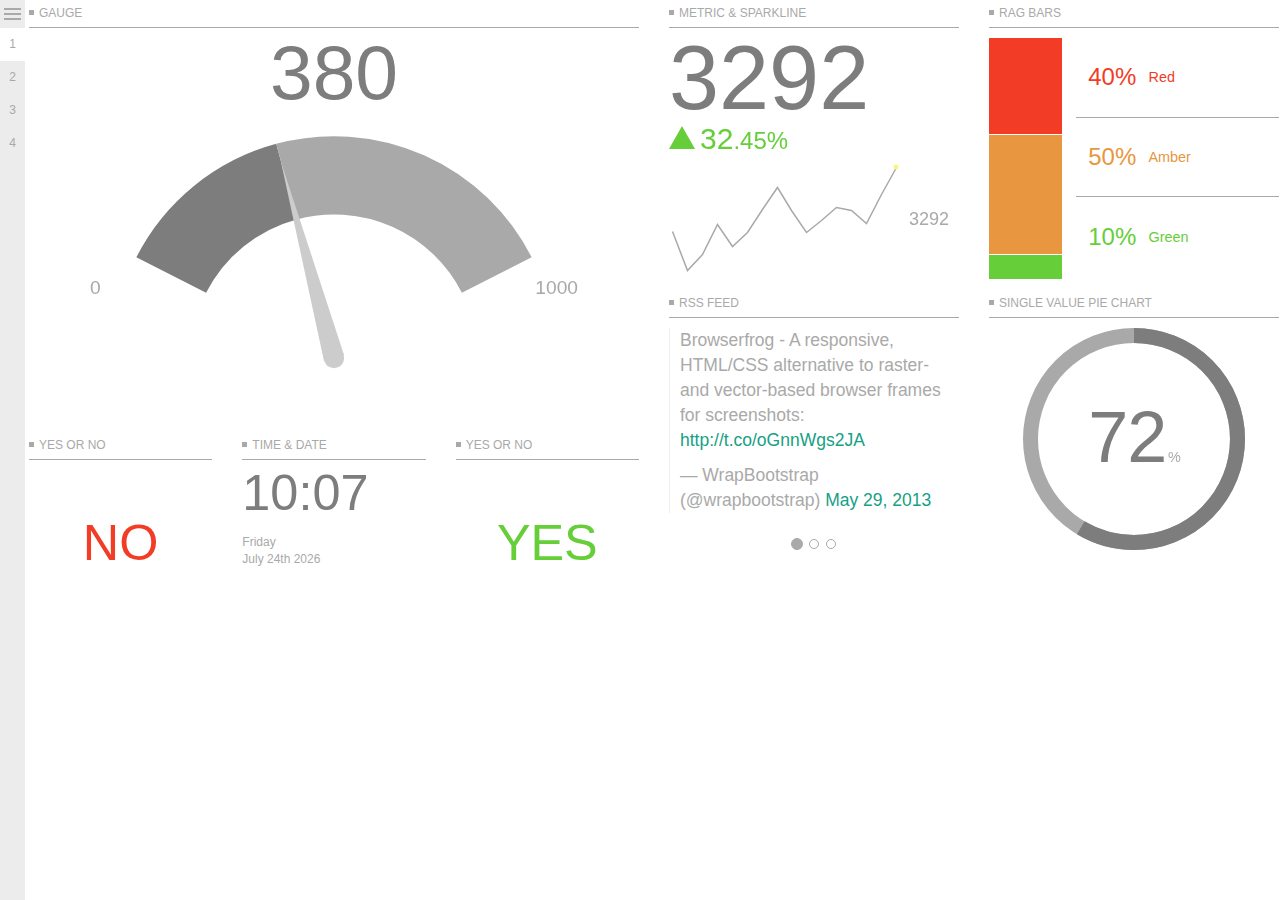
<file: playground/templates/controlfrog/layouts/w/layout-1.html>
<!DOCTYPE html>
<html lang="en">
<head>
		<meta http-equiv="X-UA-Compatible" content="IE=edge">
    <meta charset="utf-8">
    <title>Controlfrog - Meaningful Metrics</title>
    <meta name="viewport" content="width=device-width, initial-scale=1.0">

    <link href="../../css/bootstrap.css" rel="stylesheet">
    <link href="../../css/controlfrog.css" rel="stylesheet" media="screen">   
	<link href="../../favicon.ico" rel="shortcut icon" type="image/x-icon" />
	
	<script src="//code.jquery.com/jquery-1.9.1.min.js"></script>    
	<script src="../../js/moment.js"></script>	
	<script src="../../js/easypiechart.js"></script>
	<script src="../../js/gauge.js"></script>	
	<script src="../../js/chart.js"></script>
	<script src="../../js/jquery.sparklines.js"></script>			
    <script src="../../js/bootstrap.js"></script>
    <script src="../../js/controlfrog-plugins.js"></script>
    
    <!--[if lt IE 9]>
		<script src="../../js/respond.min.js"></script>
		<script src="../../js/excanvas.min.js"></script>
	<![endif]-->
    
    
	<script>
		var themeColour = 'white';
	</script>
    <script src="../../js/controlfrog.js"></script>
</head>
<body class="white">

	<div class="cf-nav cf-nav-state-min">
		<a href="" class="cf-nav-toggle">
			<span class="icon-bar"></span>
			<span class="icon-bar"></span>
			<span class="icon-bar"></span>
		</a>
		
		<ul>
			<li class="current cf-nav-shortcut">
				<a href="layout-1.html" class="current active">
					<span class="cf-nav-min">1</span>
					<span class="cf-nav-max">Layout 1</span>
				</a>
				<!--
				<ul>
					<li><a href="">Sub menu</a></li>
					<li><a href="">Sub menu</a></li>
					<li><a href="">Sub menu</a></li>										
				</ul>
				-->
			</li>
			<li class="cf-nav-shortcut">
				<a href="layout-2.html">
					<span class="cf-nav-min">2</span>
					<span class="cf-nav-max">Layout 2</span>
				</a>
			</li>
			<li class="cf-nav-shortcut">
				<a href="layout-3.html">
					<span class="cf-nav-min">3</span>
					<span class="cf-nav-max">Layout 3</span>
				</a>
			</li>
			<li class="cf-nav-shortcut">
				<a href="layout-4.html">
					<span class="cf-nav-min">4</span>
					<span class="cf-nav-max">Layout 4</span>
				</a>
			</li>
			<li>
				<a href="">
					<span class="cf-nav-min">&bull;</span>				
					<span class="cf-nav-max">Example with no shortcut</span>
				</a>
			</li>
		</ul>
	</div>
	
	<div class="cf-container cf-nav-active">

		<div class="row">
			<div class="col-sm-6 cf-item">
				<div class="inner">
					<header>
						<p><span></span>Gauge</p>
					</header>
					<div class="content cf-gauge" id="cf-gauge-1">
						<div class="val-current">
							<div class="metric" id="cf-gauge-1-m">0</div>
						</div>
						<div class="canvas">
							<canvas id="cf-gauge-1-g"></canvas>
						</div>
						<div class="val-min">
							<div class="metric-small">0</div>
						</div>
						<div class="val-max">
							<div class="metric-small">0</div>						
						</div>
					</div>
				</div> <!-- //end inner -->
				<div class="row">
					<div class="col-sm-4 cf-item">
						<header>
	<p><span></span>Yes or no</p>
</header>
<div class="content">
	<div class="cf-yn">
		<div class="metric m-red">
			No
		</div>
	</div>
</div>

					</div> <!-- //end cf-item -->
					<div class="col-sm-4 cf-item">
						<!--
	Display the time and date
	For 12hr clock add class 'cf-td-12' to the 'cf-td' div
-->

<header>
	<p><span></span>Time &amp; date</p>
</header>
<div class="content">
	<div class="cf-td">
	<!-- <div class="cf-td cf-td-12">-->
		<div class="cf-td-time metric">12:00</div>
		<div class="cf-td-dd">
			<p class="cf-td-day metric-small">Monday</p>
			<p class="cf-td-date metric-small">1st October, 2013</p>
		</div>
	</div>
</div>
					</div> <!-- //end cf-item -->
					<div class="col-sm-4 cf-item">
						<header>
	<p><span></span>Yes or no</p>
</header>
<div class="content">
	<div class="cf-yn yn-y">
		<div class="metric m-green">
			Yes
		</div>
	</div>
</div>
					</div> <!-- //end cf-item -->					
				</div> <!-- // end row -->
			</div> <!-- //end col -->
			<div class="col-sm-6 cf-item">
				<div class="row">
					<div class="col-sm-12">
						<div class="row">
							<div class="col-sm-6 cf-item">
								<header>
									<p><span></span>Metric &amp; Sparkline</p>
								</header>
								<div class="content">
									<div class="cf-svmc-sparkline">
										<div class="cf-svmc">
											<div class="metric">3292</div>
											<div class="change m-green metric-small">
												<div class="arrow-up"></div>
												<span class="large">32<span class="small">.45%</span></span>
											</div>
										</div>
										<div class="cf-sparkline clearfix">
											<div id="spark-1" class="sparkline"></div>
											<div class="sparkline-value">
												<div class="metric-small">0</div>
											</div>
										</div>
									</div>
								</div>
							</div> <!-- //end cf-item -->
							<div class="col-sm-6 cf-item">
								<header>
									<p><span></span>RAG Bars</p>
								</header>
								<div class="content">
									<div id="cf-rag-1" class="cf-rag"></div>
								</div>
							</div> <!-- //end cf-item -->
						</div> <!-- //end row -->
						<div class="row">
							<div class="col-sm-6 cf-item">
								<header>
									<p><span></span>RSS Feed</p>
								</header>
								<div class="content cf-rss">
									<div id="cf-rss-1" class="carousel slide" data-ride="carousel">
										<div class="carousel-inner">
											<div class="item active">
												<blockquote class="twitter-tweet" lang="en"><p>Browserfrog - A responsive, HTML/CSS alternative to raster- and vector-based browser frames for screenshots: <a href="http://t.co/oGnnWgs2JA">http://t.co/oGnnWgs2JA</a></p>&mdash; WrapBootstrap (@wrapbootstrap) <a href="https://twitter.com/wrapbootstrap/statuses/339847006212194305">May 29, 2013</a></blockquote>
											</div>
											<div class="item">
												<blockquote class="twitter-tweet" lang="en"><p>Browserfrog - A responsive, HTML/CSS alternative to raster- and vector-based browser frames for screenshots: <a href="http://t.co/oGnnWgs2JA">http://t.co/oGnnWgs2JA</a></p>&mdash; WrapBootstrap (@wrapbootstrap) <a href="https://twitter.com/wrapbootstrap/statuses/339847006212194305">May 29, 2013</a></blockquote>
											</div>
											<div class="item">
												<blockquote class="twitter-tweet" lang="en"><p>Browserfrog - A responsive, HTML/CSS alternative to raster- and vector-based browser frames for screenshots: <a href="http://t.co/oGnnWgs2JA">http://t.co/oGnnWgs2JA</a></p>&mdash; WrapBootstrap (@wrapbootstrap) <a href="https://twitter.com/wrapbootstrap/statuses/339847006212194305">May 29, 2013</a></blockquote>
											</div>
										</div>
										<ol class="carousel-indicators">
											<li data-target="#cf-rss-1" data-slide-to="0" class="active"></li>
											<li data-target="#cf-rss-1" data-slide-to="1"></li>
											<li data-target="#cf-rss-1" data-slide-to="2"></li>
										</ol>
									</div>
								</div>
							</div> <!-- //end cf-item -->
							<div class="col-sm-6 cf-item">
								<header>
									<p><span></span>Single value pie chart</p>
								</header>
								<div class="content cf-svp clearfix" id="svp-1">
									<div class="chart" data-percent="72" data-layout="l-3"></div>
									<div class="metrics">
										<span class="metric">72</span>
										<span class="metric-small">%</span>
									</div>
								</div>
							</div> <!-- //end cf-item -->
						</div> <!-- //end row -->						
					</div> <!-- //end col -->
				</div> <!-- //end row -->
			</div> <!-- //end col -->
		</div>
	</div> <!-- //end container -->

</body>
</html>
</file>
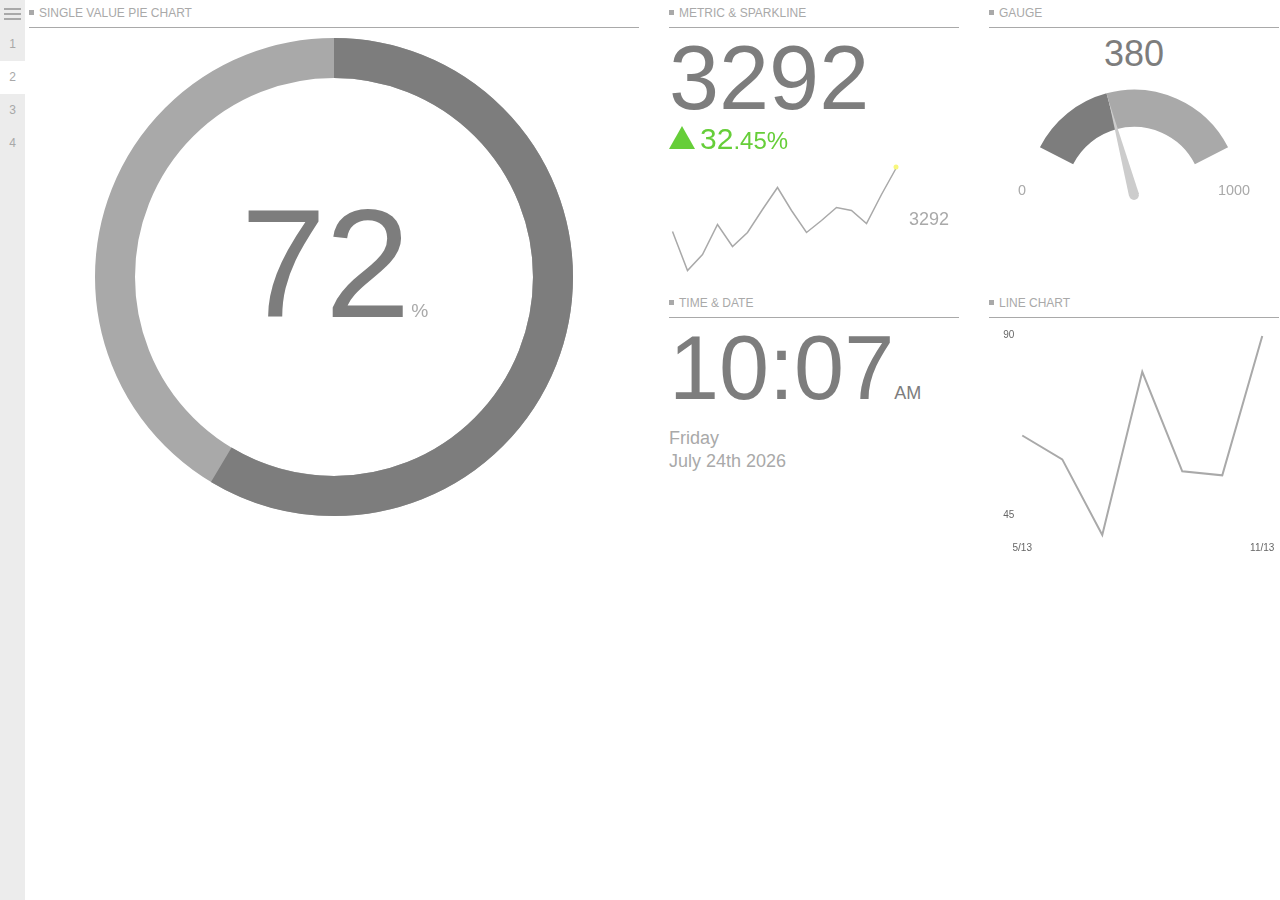
<file: playground/templates/controlfrog/layouts/w/layout-2.html>
<!DOCTYPE html>
<html lang="en">
<head>
		<meta http-equiv="X-UA-Compatible" content="IE=edge">
    <meta charset="utf-8">
    <title>Controlfrog - Meaningful Metrics</title>
    <meta name="viewport" content="width=device-width, initial-scale=1.0">

    <link href="../../css/bootstrap.css" rel="stylesheet">
    <link href="../../css/controlfrog.css" rel="stylesheet" media="screen">   
	<link href="../../favicon.ico" rel="shortcut icon" type="image/x-icon" />
	
	<script src="//code.jquery.com/jquery-1.9.1.min.js"></script>    
	<script src="../../js/moment.js"></script>	
	<script src="../../js/easypiechart.js"></script>
	<script src="../../js/gauge.js"></script>	
	<script src="../../js/chart.js"></script>
	<script src="../../js/jquery.sparklines.js"></script>			
    <script src="../../js/bootstrap.js"></script>
    <script src="../../js/controlfrog-plugins.js"></script>
    
    <!--[if lt IE 9]>
		<script src="../../js/respond.min.js"></script>
		<script src="../../js/excanvas.min.js"></script>
	<![endif]-->
    
    
	<script>
		var themeColour = 'white';
	</script>
    <script src="../../js/controlfrog.js"></script>
</head>
<body class="white">
	
	<div class="cf-nav cf-nav-state-min">
		<a href="" class="cf-nav-toggle">
			<span class="icon-bar"></span>
			<span class="icon-bar"></span>
			<span class="icon-bar"></span>
		</a>
		
		<ul>
			<li class="cf-nav-shortcut">
				<a href="/layouts/w/layout-1.html">
					<span class="cf-nav-min">1</span>
					<span class="cf-nav-max">Layout 1</span>
				</a>
				<!--
				<ul>
					<li><a href="">Sub menu</a></li>
					<li><a href="">Sub menu</a></li>
					<li><a href="">Sub menu</a></li>										
				</ul>
				-->
			</li>
			<li class="current cf-nav-shortcut">
				<a href="layout-2.html" class="current active">
					<span class="cf-nav-min">2</span>
					<span class="cf-nav-max">Layout 2</span>
				</a>
			</li>
			<li class="cf-nav-shortcut">
				<a href="layout-3.html">
					<span class="cf-nav-min">3</span>
					<span class="cf-nav-max">Layout 3</span>
				</a>
			</li>
			<li class="cf-nav-shortcut">
				<a href="layout-4.html">
					<span class="cf-nav-min">4</span>
					<span class="cf-nav-max">Layout 4</span>
				</a>
			</li>
			<li>
				<a href="">
					<span class="cf-nav-min">&bull;</span>				
					<span class="cf-nav-max">Example with no shortcut</span>
				</a>
			</li>
		</ul>
	</div>
	
	<div class="cf-container cf-nav-active">

		<div class="row">
			<div class="col-sm-6 cf-item">
				<header>
					<p><span></span>Single value pie chart</p>
				</header>
				<div class="content cf-svp clearfix" id="svp-1">
					<div class="chart" data-percent="72" data-layout="l-6">
						<div class="metrics">
							<span class="metric">72</span>
							<span class="metric-small">%</span>
						</div>
					</div>
				</div>
			</div> <!-- //end col -->
			<div class="col-sm-6 cf-item">
				<div class="row">
					<div class="col-sm-12">
						<div class="row">
							<div class="col-sm-6 cf-item">
								<header>
									<p><span></span>Metric &amp; Sparkline</p>
								</header>
								<div class="content">
									<div class="cf-svmc-sparkline">
										<div class="cf-svmc">
											<div class="metric">3292</div>
											<div class="change m-green metric-small">
												<div class="arrow-up"></div>
												<span class="large">32<span class="small">.45%</span></span>
											</div>
										</div>
										<div class="cf-sparkline clearfix">
											<div id="spark-1" class="sparkline"></div>
											<div class="sparkline-value">
												<div class="metric-small">0</div>
											</div>
										</div>
									</div>
								</div>
							</div> <!-- //end cf-item -->
							<div class="col-sm-6 cf-item">
								<header>
									<p><span></span>Gauge</p>
								</header>
								<div class="content cf-gauge" id="cf-gauge-1">
									<div class="val-current">
										<div class="metric" id="cf-gauge-1-m">0</div>
									</div>
									<div class="canvas">
										<canvas id="cf-gauge-1-g"></canvas>
									</div>
									<div class="val-min">
										<div class="metric-small">0</div>
									</div>
									<div class="val-max">
										<div class="metric-small">0</div>						
									</div>
								</div>
							</div> <!-- //end cf-item -->
						</div> <!-- //end row -->
						<div class="row">
							<div class="col-sm-6 cf-item">
								<!--
	Display the time and date
	For 12hr clock add class 'cf-td-12' to the 'cf-td' div
-->

<header>
	<p><span></span>Time &amp; date</p>
</header>
<div class="content">
	<div class="cf-td cf-td-12">
		<div class="cf-td-time metric">12:00</div>
		<div class="cf-td-dd">
			<p class="cf-td-day metric-small">Monday</p>
			<p class="cf-td-date metric-small">1st October, 2013</p>
		</div>
	</div>
</div>
							</div> <!-- //end cf-item -->
							<div class="col-sm-6 cf-item">
								<header>
									<p><span></span>Line chart</p>
								</header>
								<div class="content cf-line" id="cf-line-1">
									<canvas id="cf-line-1-c" width="0" height="0"></canvas>
								</div>
							</div> <!-- //end cf-item -->
						</div> <!-- //end row -->						
					</div> <!-- //end col -->
				</div> <!-- //end row -->
			</div> <!-- // end cf-item -->
		</div> <!-- //end row -->

	</div> <!-- //end cf-container -->
</body>
</html>
</file>
<file: css/controlfrog.css>
body {
  color: #25394d;
  font-size: 12px; }

a {
  color: #16a085; }

a:hover {
  color: #1abc9c; }

.cf-container {
  width: 100%;
  padding: 0 15px;
  margin: 0 auto;
  overflow: hidden;
  left: 0;
  position: relative;
  -webkit-transition: left 0.3s ease;
  -moz-transition: left 0.3s ease;
  -o-transition: left 0.3s ease;
  transition: left 0.3s ease; }
  .cf-container.cf-nav-active {
    padding: 0 29px 0 29px; }
  .cf-container.cf-nav-state-max {
    left: 230px;
    position: relative;
    -webkit-transition: left 0.3s ease;
    -moz-transition: left 0.3s ease;
    -o-transition: left 0.3s ease;
    transition: left 0.3s ease; }

.cf-nav {
  position: fixed;
  top: 0;
  left: 0;
  width: 25px;
  height: 100%;
  z-index: 100;
  -webkit-transition: width 0.3s ease;
  -moz-transition: width 0.3s ease;
  -o-transition: width 0.3s ease;
  transition: width 0.3s ease; }
  .cf-nav ul {
    list-style-type: none;
    padding: 0;
    margin: 0; }
  .cf-nav a {
    display: block;
    position: relative; }
    .cf-nav a:hover {
      text-decoration: none; }
  .cf-nav .cf-nav-min {
    width: 25px;
    text-align: center;
    display: block;
    padding: 8px 3px; }
    .cf-nav .cf-nav-min:hover {
      text-decoration: none; }
  .cf-nav .cf-nav-max {
    position: absolute;
    top: 0;
    left: 25px;
    width: 225px;
    padding: 8px 10px 8px 0; }
  .cf-nav .icon-bar {
    display: block;
    width: 17px;
    height: 2px;
    margin: 3px 4px 0 4px; }
  .cf-nav .cf-nav-toggle {
    display: block;
    margin: 8px 0 8px 0; }
  .cf-nav ul ul a {
    padding: 8px 3px 8px 25px; }
  .cf-nav a:active {
    outline: none; }

.cf-nav-state-min .cf-nav-max {
  display: none; }
.cf-nav-state-min li {
  display: none; }
  .cf-nav-state-min li.cf-nav-shortcut {
    display: inline-block;
    width: 100%; }

.cf-nav-state-max li {
  display: list-item;
  width: 100%; }
  .cf-nav-state-max li .cf-nav-min,
  .cf-nav-state-max li .cf-nav-max {
    display: inline-block; }
  .cf-nav-state-max li .cf-nav-max {
    width: 200px; }
.cf-nav-state-max.cf-nav {
  width: 250px;
  -webkit-transition: width 0.3s ease;
  -moz-transition: width 0.3s ease;
  -o-transition: width 0.3s ease;
  transition: width 0.3s ease; }

.cf-item header {
  text-transform: uppercase;
  border-bottom: solid 1px; }
  .cf-item header p {
    margin: 5px 0 5px 0;
    white-space: nowrap; }
    .cf-item header p span {
      display: inline-block;
      width: 5px;
      height: 5px;
      margin-bottom: 2px;
      margin-right: 5px; }
.cf-item .content {
  width: 100%;
  margin: 0 auto;
  padding: 10px 0;
  height: 90%;
  position: relative; }

.prmf-value {
  font-size: 2em; }

@media (min-width: 768px) {
  .row [class*="col"] .inner {
    height: 70%; }

  .cf-item .content.cf-svp {
    width: 80%; } }
/* Metric sizes */
.metric {
  font-size: 7em;
  line-height: 1; }

.metric-small {
  font-size: 1.5em;
  line-height: 1; }

/* Metric sizes - Layout 1 & 2*/
@media (min-width: 768px) {
  .col-sm-6 .col-sm-12 .col-sm-6 .metric {
    font-size: 4.5em; }
  .col-sm-6 .col-sm-12 .col-sm-6 .metric-small {
    font-size: 1.5em; } }
@media (min-width: 992px) {
  .col-sm-6 .col-sm-12 .col-sm-6 .metric {
    font-size: 6em; } }
@media (min-width: 1200px) {
  .col-sm-6 .col-sm-12 .col-sm-6 .metric {
    font-size: 7.5em; } }
@media (min-width: 1400px) {
  .col-sm-6 .col-sm-12 .col-sm-6 .metric {
    font-size: 9em; } }
@media (min-width: 1600px) {
  .col-sm-6 .col-sm-12 .col-sm-6 .metric {
    font-size: 10.5em; }
  .col-sm-6 .col-sm-12 .col-sm-6 .metric-small {
    font-size: 2em; } }
@media (min-width: 1800px) {
  .col-sm-6 .col-sm-12 .col-sm-6 .metric {
    font-size: 12em; } }
@media (min-width: 2000px) {
  .col-sm-6 .col-sm-12 .col-sm-6 .metric {
    font-size: 13.5em; }
  .col-sm-6 .col-sm-12 .col-sm-6 .metric-small {
    font-size: 3em; } }

@media (min-width: 768px) {
  .col-sm-6 .metric {
    font-size: 10em;
    line-height: 0.9; } }
@media (min-width: 992px) {
  .col-sm-6 .metric {
    font-size: 12em; } }
@media (min-width: 1200px) {
  .col-sm-6 .metric {
    font-size: 16em; }
  .col-sm-6 .metric-small {
    font-size: 2em; } }
@media (min-width: 1400px) {
  .col-sm-6 .metric {
    font-size: 19em; }
  .col-sm-6 .metric-small {
    font-size: 2.5em; } }
@media (min-width: 1600px) {
  .col-sm-6 .metric {
    font-size: 22em; }
  .col-sm-6 .metric-small {
    font-size: 3.5em; } }
@media (min-width: 1800px) {
  .col-sm-6 .metric {
    font-size: 25em; } }
@media (min-width: 2000px) {
  .col-sm-6 .metric {
    font-size: 28em; }
  .col-sm-6 .metric-small {
    font-size: 4.5em; } }
@media (min-width: 768px) {
  .col-sm-6 .col-sm-4 .metric {
    font-size: 3em; }
  .col-sm-6 .col-sm-4 .metric-small {
    font-size: 1em; } }
@media (min-width: 992px) {
  .col-sm-6 .col-sm-4 .metric {
    font-size: 3.5em; } }
@media (min-width: 1200px) {
  .col-sm-6 .col-sm-4 .metric {
    font-size: 4.2em; } }
@media (min-width: 1400px) {
  .col-sm-6 .col-sm-4 .metric {
    font-size: 5em; } }
@media (min-width: 1600px) {
  .col-sm-6 .col-sm-4 .metric {
    font-size: 6em; } }
@media (min-width: 1800px) {
  .col-sm-6 .col-sm-4 .metric {
    font-size: 7em; }
  .col-sm-6 .col-sm-4 .metric-small {
    font-size: 1.5em; } }
@media (min-width: 2000px) {
  .col-sm-6 .col-sm-4 .metric {
    font-size: 8em; } }

/* Metric sizes - Layout 3 */
@media (min-width: 768px) {
  .col-sm-3 .metric {
    font-size: 4.5em; }
  .col-sm-3 .metric-small {
    font-size: 1em; } }
@media (min-width: 992px) {
  .col-sm-3 .metric {
    font-size: 6em; }
  .col-sm-3 .metric-small {
    font-size: 1.5em; } }
@media (min-width: 1200px) {
  .col-sm-3 .metric {
    font-size: 7em; } }
@media (min-width: 1400px) {
  .col-sm-3 .metric {
    font-size: 8.5em; }
  .col-sm-3 .metric-small {
    font-size: 2em; } }
@media (min-width: 1600px) {
  .col-sm-3 .metric {
    font-size: 10em; } }
@media (min-width: 1800px) {
  .col-sm-3 .metric {
    font-size: 11.5em; }
  .col-sm-3 .metric-small {
    font-size: 2.5em; } }
@media (min-width: 2000px) {
  .col-sm-3 .metric {
    font-size: 13em; } }

/* Color definitions */
body.black {
  background-color: #2b2b2b;
  color: darkgray; }
  body.black .m-missing {
    color: #4f4f4f !important; }
  body.black .mb-missing {
    background-color: #4f4f4f !important; }
  body.black .cf-nav {
    background: #333333; }
    body.black .cf-nav a {
      color: darkgray; }
      body.black .cf-nav a.active {
        background-color: #2b2b2b; }
      body.black .cf-nav a:hover {
        background-color: #4f4f4f;
        color: darkgray; }
    body.black .cf-nav .icon-bar {
      background-color: darkgray; }
    body.black .cf-nav .cf-nav-toggle:hover {
      background-color: inherit; }
      body.black .cf-nav .cf-nav-toggle:hover .icon-bar {
        background-color: #fff; }
  body.black .navbar {
    background-color: #4f4f4f; }
  body.black .navbar-default .navbar-nav > .active > a, body.black .navbar-default .navbar-nav > .active > a:hover, body.black .navbar-default .navbar-nav > .active > a:focus {
    background-color: darkgray; }
  body.black .cf-item header {
    border-bottom-color: #4f4f4f; }
    body.black .cf-item header p span {
      background-color: #4f4f4f; }
  body.black .metric {
    color: #f2f2f2; }
  body.black .cf-rag ul li {
    border-bottom: solid 1px #2b2b2b; }
    body.black .cf-rag ul li:last-child {
      border-bottom: none; }
  body.black .cf-rag .cf-figs li,
  body.black .cf-rag .cf-txts li {
    border-bottom: solid 1px #4f4f4f; }
    body.black .cf-rag .cf-figs li:last-child,
    body.black .cf-rag .cf-txts li:last-child {
      border-bottom: none; }
  body.black .cf-funnel .cf-funnels li {
    border-bottom: solid 1px #2b2b2b; }
  body.black .cf-funnel .cf-figstxts li {
    border-bottom: solid 1px #4f4f4f; }
    body.black .cf-funnel .cf-figstxts li:last-child {
      border-bottom: none; }
body.white {
  background-color: white;
  color: darkgray; }
  body.white .m-missing {
    color: #e2e2e2 !important; }
  body.white .mb-missing {
    background-color: #e2e2e2 !important; }
  body.white .cf-nav {
    background: #ececec; }
    body.white .cf-nav a {
      color: #a8a8a8; }
      body.white .cf-nav a.active {
        background-color: white; }
      body.white .cf-nav a:hover {
        background-color: #e2e2e2;
        color: darkgray; }
    body.white .cf-nav .icon-bar {
      background-color: darkgray; }
    body.white .cf-nav .cf-nav-toggle:hover {
      background-color: inherit; }
      body.white .cf-nav .cf-nav-toggle:hover .icon-bar {
        background-color: #000; }
  body.white .cf-item header {
    border-bottom-color: darkgray; }
    body.white .cf-item header p span {
      background-color: darkgray; }
  body.white .metric {
    color: #7d7d7d; }
  body.white .cf-rag ul li {
    border-bottom: solid 1px white; }
    body.white .cf-rag ul li:last-child {
      border-bottom: none; }
  body.white .cf-rag .cf-figs li,
  body.white .cf-rag .cf-txts li {
    border-bottom: solid 1px darkgray; }
    body.white .cf-rag .cf-figs li:last-child,
    body.white .cf-rag .cf-txts li:last-child {
      border-bottom: 0; }
  body.white .cf-funnel .cf-funnels li {
    border-bottom: solid 1px white; }
    body.white .cf-funnel .cf-funnels li:last-child {
      border-bottom: none; }
  body.white .cf-funnel .cf-figstxts li {
    border-bottom: solid 1px darkgray; }
    body.white .cf-funnel .cf-figstxts li:last-child {
      border-bottom: none; }
  body.white .cf-rss .carousel-indicators .active {
    background-color: darkgray; }
  body.white .cf-rss .carousel-indicators li {
    border: 1px solid darkgray; }

.m-red {
  color: #f23c25 !important; }
  .m-red.mb {
    background-color: #f23c25; }
  .m-red .arrow-up {
    border-color: transparent transparent #f23c25 transparent; }
  .m-red .arrow-down {
    border-color: #f23c25 transparent transparent transparent; }

.m-amber {
  color: #e89640 !important; }
  .m-amber.mb {
    background-color: #e89640; }
  .m-amber .arrow-up {
    border-color: transparent transparent #e89640 transparent; }
  .m-amber .arrow-down {
    border-color: #e89640 transparent transparent transparent; }

.m-green {
  color: #66ce39 !important; }
  .m-green.mb {
    background-color: #66ce39; }
  .m-green .arrow-up {
    border-color: transparent transparent #66ce39 transparent; }
  .m-green .arrow-down {
    border-color: #66ce39 transparent transparent transparent; }

.prmf-status {
  font-size: 60px;
  text-align: center; }

.prmf-icon {
  padding-top: 20px; }

/* Arrows */
.arrow-up {
  width: 0px;
  height: 0px;
  border-style: solid;
  border-width: 0 12.5px 21.7px 12.5px; }

.arrow-down {
  width: 0px;
  height: 0px;
  border-style: solid;
  border-width: 21.7px 12.5px 0 12.5px; }

/****************** 
 Widget definitions 
*******************/
/** MODULE: Single value metric with change **/
.cf-svmc {
  width: 100%; }
  .cf-svmc .change {
    line-height: 1; }
    .cf-svmc .change .arrow-up,
    .cf-svmc .change .arrow-down {
      float: left;
      margin-right: 10px;
      margin-top: 5px; }
    .cf-svmc .change.metric-small {
      font-size: 2.5em; }
    .cf-svmc .change .small {
      font-size: 0.8em; }

/* Single value metric with change media queries */
@media (min-width: 768px) {
  .col-sm-6 .col-sm-4 .change {
    margin-top: 5px; }
    .col-sm-6 .col-sm-4 .change .arrow-up, .col-sm-6 .col-sm-4 .change .arrow-down {
      margin-top: 2px;
      margin-right: 5px; }
    .col-sm-6 .col-sm-4 .change.metric-small {
      font-size: inherit; }
    .col-sm-6 .col-sm-4 .change .arrow-up {
      border-width: 0 5px 8.7px 5px; }
    .col-sm-6 .col-sm-4 .change .arrow-down {
      border-width: 8.7px 5px 0 5px; }

  .col-sm-6 .col-sm-12 .col-sm-6 .change {
    margin-top: 5px; }
    .col-sm-6 .col-sm-12 .col-sm-6 .change .arrow-up, .col-sm-6 .col-sm-12 .col-sm-6 .change .arrow-down {
      margin-top: 2px;
      margin-right: 5px; }
    .col-sm-6 .col-sm-12 .col-sm-6 .change .arrow-up {
      border-width: 0 7.5px 13.0px 7.5px; }
    .col-sm-6 .col-sm-12 .col-sm-6 .change .arrow-down {
      border-width: 13.0px 7.5px 0 7.5px; }

  .col-sm-3 .change {
    margin-top: 5px; }
    .col-sm-3 .change .arrow-up, .col-sm-3 .change .arrow-down {
      margin-top: 3px;
      margin-right: 5px; }
    .col-sm-3 .change .arrow-up {
      border-width: 0 7.5px 13.0px 7.5px; }
    .col-sm-3 .change .arrow-down {
      border-width: 13.0px 7.5px 0 7.5px; }
    .col-sm-3 .change.metric-small {
      font-size: 1.7em; } }
@media (min-width: 992px) {
  .col-sm-6 .change .arrow-up {
    border-width: 0 19px 32.9px 19px; }
  .col-sm-6 .change .arrow-down {
    border-width: 32.9px 19px 0 19px; }
  .col-sm-6 .change.metric-small {
    font-size: 3.5em; }

  .col-sm-6 .col-sm-4 .change .arrow-up {
    border-width: 0 7.5px 13.0px 7.5px; }
  .col-sm-6 .col-sm-4 .change .arrow-down {
    border-width: 13.0px 7.5px 0 7.5px; }
  .col-sm-6 .col-sm-4 .change.metric-small {
    font-size: 1.5em; }

  .col-sm-6 .col-sm-12 .col-sm-6 .change .arrow-up {
    border-width: 0 11px 19.1px 11px; }
  .col-sm-6 .col-sm-12 .col-sm-6 .change .arrow-down {
    border-width: 19.1px 11px 0 11px; }
  .col-sm-6 .col-sm-12 .col-sm-6 .change.metric-small {
    font-size: 2em; }

  .col-sm-3 .change.metric-small {
    font-size: 2em; }
  .col-sm-3 .change .arrow-up {
    border-width: 0 11px 19.1px 11px; }
  .col-sm-3 .change .arrow-down {
    border-width: 19.1px 11px 0 11px; } }
@media (min-width: 1200px) {
  .col-sm-6 .change .arrow-up {
    border-width: 0 25px 43.3px 25px; }
  .col-sm-6 .change .arrow-down {
    border-width: 43.3px 25px 0 25px; }
  .col-sm-6 .change.metric-small {
    font-size: 4.5em; }

  .col-sm-6 .col-sm-12 .col-sm-6 .change .arrow-up {
    border-width: 0 13.5px 23.4px 13.5px; }
  .col-sm-6 .col-sm-12 .col-sm-6 .change .arrow-down {
    border-width: 23.4px 13.5px 0 13.5px; }
  .col-sm-6 .col-sm-12 .col-sm-6 .change.metric-small {
    font-size: 2.5em; }

  .col-sm-3 .change.metric-small {
    font-size: 2.5em; }
  .col-sm-3 .change .arrow-up {
    border-width: 0 13px 22.5px 13px; }
  .col-sm-3 .change .arrow-down {
    border-width: 22.5px 13px 0 13px; } }
@media (min-width: 1400px) {
  .col-sm-6 .change .arrow-up {
    border-width: 0 29px 50.2px 29px; }
  .col-sm-6 .change .arrow-down {
    border-width: 50.2px 29px 0 29px; }
  .col-sm-6 .change.metric-small {
    font-size: 5.5em; }

  .col-sm-6 .col-sm-12 .col-sm-6 .change .arrow-up {
    border-width: 0 17px 29.4px 17px; }
  .col-sm-6 .col-sm-12 .col-sm-6 .change .arrow-down {
    border-width: 29.4px 17px 0 17px; }
  .col-sm-6 .col-sm-12 .col-sm-6 .change.metric-small {
    font-size: 3em; }

  .col-sm-3 .change.metric-small {
    font-size: 3em; }
  .col-sm-3 .change .arrow-up {
    border-width: 0 17px 29.4px 17px; }
  .col-sm-3 .change .arrow-down {
    border-width: 29.4px 17px 0 17px; } }
@media (min-width: 1600px) {
  .col-sm-6 .change .arrow-up {
    border-width: 0 36px 62.4px 36px; }
  .col-sm-6 .change .arrow-down {
    border-width: 62.4px 36px 0 36px; }
  .col-sm-6 .change.metric-small {
    font-size: 6.5em; }

  .col-sm-6 .col-sm-4 .change .arrow-up {
    border-width: 0 11px 19.1px 11px; }
  .col-sm-6 .col-sm-4 .change .arrow-down {
    border-width: 19.1px 11px 0 11px; }
  .col-sm-6 .col-sm-4 .change.metric-small {
    font-size: 2em; }

  .col-sm-6 .col-sm-12 .col-sm-6 .change .arrow-up {
    border-width: 0 20px 34.6px 20px; }
  .col-sm-6 .col-sm-12 .col-sm-6 .change .arrow-down {
    border-width: 34.6px 20px 0 20px; }
  .col-sm-6 .col-sm-12 .col-sm-6 .change.metric-small {
    font-size: 3.5em; }

  .col-sm-3 .change.metric-small {
    font-size: 3.5em; }
  .col-sm-3 .change .arrow-up {
    border-width: 0 20px 34.6px 20px; }
  .col-sm-3 .change .arrow-down {
    border-width: 34.6px 20px 0 20px; } }
@media (min-width: 1800px) {
  .col-sm-6 .change .arrow-up {
    border-width: 0 42px 72.7px 42px; }
  .col-sm-6 .change .arrow-down {
    border-width: 72.7px 42px 0 42px; }
  .col-sm-6 .change.metric-small {
    font-size: 7.5em; }

  .col-sm-6 .col-sm-4 .change .arrow-up {
    border-width: 0 14px 24.2px 14px; }
  .col-sm-6 .col-sm-4 .change .arrow-down {
    border-width: 24.2px 14px 0 14px; }
  .col-sm-6 .col-sm-4 .change.metric-small {
    font-size: 2.5em; }

  .col-sm-6 .col-sm-12 .col-sm-6 .change .arrow-up {
    border-width: 0 23px 39.8px 23px; }
  .col-sm-6 .col-sm-12 .col-sm-6 .change .arrow-down {
    border-width: 39.8px 23px 0 23px; }
  .col-sm-6 .col-sm-12 .col-sm-6 .change.metric-small {
    font-size: 4em; }

  .col-sm-3 .change.metric-small {
    font-size: 4em; }
  .col-sm-3 .change .arrow-up {
    border-width: 0 22px 38.1px 22px; }
  .col-sm-3 .change .arrow-down {
    border-width: 38.1px 22px 0 22px; } }
@media (min-width: 2000px) {
  .col-sm-6 .change .arrow-up {
    border-width: 0 50px 86.6px 50px; }
  .col-sm-6 .change .arrow-down {
    border-width: 86.6px 50px 0 50px; }
  .col-sm-6 .change.metric-small {
    font-size: 8.5em; }

  .col-sm-6 .col-sm-4 .change .arrow-up {
    border-width: 0 17px 29.4px 17px; }
  .col-sm-6 .col-sm-4 .change .arrow-down {
    border-width: 29.4px 17px 0 17px; }
  .col-sm-6 .col-sm-4 .change.metric-small {
    font-size: 3em; }

  .col-sm-6 .col-sm-12 .col-sm-6 .change .arrow-up {
    border-width: 0 26px 45.0px 26px; }
  .col-sm-6 .col-sm-12 .col-sm-6 .change .arrow-down {
    border-width: 45.0px 26px 0 26px; }
  .col-sm-6 .col-sm-12 .col-sm-6 .change.metric-small {
    font-size: 4.5em; }

  .col-sm-3 .change.metric-small {
    font-size: 4.5em; }
  .col-sm-3 .change .arrow-up {
    border-width: 0 24px 41.6px 24px; }
  .col-sm-3 .change .arrow-down {
    border-width: 41.6px 24px 0 24px; } }
/** MODULE: RAG bars **/
.cf-rag {
  height: 150px; }
  .cf-rag ul {
    list-style-type: none;
    height: 100%;
    padding: 0;
    margin: 0; }
    .cf-rag ul li {
      display: block;
      width: 100%; }
  .cf-rag .cf-bars,
  .cf-rag .cf-figs,
  .cf-rag .cf-txts {
    width: 45%;
    height: 100%;
    float: left; }
    .cf-rag .cf-bars li,
    .cf-rag .cf-figs li,
    .cf-rag .cf-txts li {
      height: 25%; }
      .cf-rag .cf-bars li div,
      .cf-rag .cf-figs li div,
      .cf-rag .cf-txts li div {
        height: 100%;
        width: 100%;
        display: table; }
      .cf-rag .cf-bars li p,
      .cf-rag .cf-figs li p,
      .cf-rag .cf-txts li p {
        display: table-cell;
        vertical-align: middle;
        margin: 0; }
  .cf-rag .cf-bars {
    width: 15%; }
  .cf-rag .cf-figs {
    width: 35%; }
  .cf-rag .cf-figs.cf-figs-only {
    width: 35%; }
  .cf-rag .cf-txts.cf-txts-only {
    width: 65%; }
  .cf-rag .cf-bars {
    margin-right: 5%; }
  .cf-rag .cf-bars-bar {
    height: 100%;
    width: 100%;
    float: left; }
  .cf-rag .cf-figs-fig {
    text-align: center;
    font-size: 2em; }
  .cf-rag .cf-txts-txt {
    text-align: left; }

/* RAG media queries */
@media (min-width: 768px) {
  .prmf-status {
    font-size: 30px; }

  .cf-rag {
    height: 100%; }

  .col-sm-6 .col-sm-12 .col-sm-6 .cf-figs-fig {
    font-size: 1.3em; }
  .col-sm-6 .col-sm-12 .col-sm-6 .cf-txts-txt {
    font-size: 0.8em; }

  .col-sm-6 .col-sm-4 .cf-rag .cf-bars {
    width: 10%; }
  .col-sm-6 .col-sm-4 .cf-rag .cf-figs {
    width: 25%; }
    .col-sm-6 .col-sm-4 .cf-rag .cf-figs.cf-figs-only {
      width: 35%; }
  .col-sm-6 .col-sm-4 .cf-rag .cf-txts {
    width: 60%; }
    .col-sm-6 .col-sm-4 .cf-rag .cf-txts.cf-txts-only {
      width: 65%; }
  .col-sm-6 .col-sm-4 .cf-figs-fig {
    font-size: 0.8em; }
  .col-sm-6 .col-sm-4 .cf-txts-txt {
    font-size: 0.8em; }

  .col-sm-3 .cf-figs-fig {
    font-size: 1.3em; }
  .col-sm-3 .cf-txts-txt {
    font-size: 0.8em; } }
@media (min-width: 992px) {
  .col-sm-6 .col-sm-12 .col-sm-6 .cf-figs-fig {
    font-size: 1.5em; }
  .col-sm-6 .col-sm-12 .col-sm-6 .cf-txts-txt {
    font-size: 1em; }

  .col-sm-6 .cf-figs-fig {
    font-size: 3em; }
  .col-sm-6 .cf-txts-txt {
    font-size: 1em; }
  .col-sm-6 .col-sm-4 .cf-figs-fig {
    font-size: 1em; }
  .col-sm-6 .col-sm-4 .cf-txts-txt {
    font-size: 0.9em; }

  .col-sm-3 .cf-figs-fig {
    font-size: 1.8em; }
  .col-sm-3 .cf-txts-txt {
    font-size: 1em; } }
@media (min-width: 1200px) {
  .col-sm-6 .col-sm-12 .col-sm-6 .cf-figs-fig {
    font-size: 2em; }
  .col-sm-6 .col-sm-12 .col-sm-6 .cf-txts-txt {
    font-size: 1.2em; }

  .col-sm-6 .cf-figs-fig {
    font-size: 4em; }
  .col-sm-6 .cf-txts-txt {
    font-size: 1.5em; }
  .col-sm-6 .col-sm-4 .cf-figs-fig {
    font-size: 1.3em; }

  .col-sm-3 .cf-figs-fig {
    font-size: 2.5em; }
  .col-sm-3 .cf-txts-txt {
    font-size: 1.2em; }
  .col-sm-3 .cf-txts li {
    padding-left: 5%; } }
@media (min-width: 1400px) {
  .prmf-status {
    font-size: 50px; }

  .col-sm-6 .col-sm-12 .col-sm-6 .cf-figs-fig {
    font-size: 3em; }
  .col-sm-6 .col-sm-12 .col-sm-6 .cf-txts-txt {
    font-size: 1.5em; }
  .col-sm-6 .col-sm-12 .col-sm-6 .cf-txts li {
    padding-left: 5%; }

  .col-sm-6 .cf-figs-fig {
    font-size: 5em; }
  .col-sm-6 .cf-txts-txt {
    font-size: 2em; }
  .col-sm-6 .col-sm-4 .cf-figs-fig {
    font-size: 1.7em; }
  .col-sm-6 .col-sm-4 .cf-txts-txt {
    font-size: 1.1em; }

  .col-sm-3 .cf-figs-fig {
    font-size: 3em; }
  .col-sm-3 .cf-txts-txt {
    font-size: 1.3em; } }
@media (min-width: 1600px) {
  .col-sm-6 .col-sm-12 .col-sm-6 .cf-figs-fig {
    font-size: 3.5em; }

  .col-sm-6 .cf-figs-fig {
    font-size: 4em; }
  .col-sm-6 .cf-txts-txt {
    font-size: 2em; }
  .col-sm-6 .col-sm-4 .cf-figs-fig {
    font-size: 2em; }
  .col-sm-6 .col-sm-4 .cf-txts-txt {
    font-size: 1.2em; }
  .col-sm-6 .col-sm-4 .cf-txts li {
    padding-left: 5%; }

  .col-sm-3 .cf-figs-fig {
    font-size: 3.5em; }
  .col-sm-3 .cf-txts-txt {
    font-size: 1.5em; } }
@media (min-width: 1800px) {
  .col-sm-6 .col-sm-12 .col-sm-6 .cf-figs-fig {
    font-size: 4em; }

  .col-sm-6 .cf-figs-fig {
    font-size: 7em; }
  .col-sm-6 .cf-txts-txt {
    font-size: 2.5em; }
  .col-sm-6 .col-sm-4 .cf-figs-fig {
    font-size: 2.3em; }
  .col-sm-6 .col-sm-4 .cf-txts-txt {
    font-size: 1.2em; }

  .col-sm-3 .cf-figs-fig {
    font-size: 4em; }
  .col-sm-3 .cf-txts-txt {
    font-size: 1.7em; } }
@media (min-width: 2000px) {
  .col-sm-6 .col-sm-12 .col-sm-6 .cf-figs-fig {
    font-size: 4.5em; }

  .col-sm-6 .cf-figs-fig {
    font-size: 8em; }
  .col-sm-6 .cf-txts-txt {
    font-size: 3em; }
  .col-sm-6 .col-sm-4 .cf-figs-fig {
    font-size: 2.5em; }
  .col-sm-6 .col-sm-4 .cf-txts-txt {
    font-size: 1.4em; }

  .col-sm-3 .cf-figs-fig {
    font-size: 4.5em; }
  .col-sm-3 .cf-txts-txt {
    font-size: 1.9em; } }
/** MODULE: Funnel **/
.cf-funnel {
  height: 150px; }
  .cf-funnel .cf-funnels,
  .cf-funnel .cf-figstxts {
    float: left;
    height: 100%; }
    .cf-funnel .cf-funnels ul,
    .cf-funnel .cf-figstxts ul {
      list-style-type: none;
      margin: 0;
      padding: 0;
      height: 100%; }
  .cf-funnel .cf-figstxts {
    width: 55%; }
  .cf-funnel .cf-funnels {
    width: 40%; }
    .cf-funnel .cf-funnels.cf-funnels-left {
      margin-left: 0;
      margin-right: 5%; }
      .cf-funnel .cf-funnels.cf-funnels-left li {
        float: right;
        clear: right; }
    .cf-funnel .cf-funnels li {
      height: 20%;
      display: block; }
    .cf-funnel .cf-funnels.cf-funnels-right {
      margin-left: 5%;
      margin-right: 0; }
  .cf-funnel .cf-figstxts li {
    height: 20%; }
    .cf-funnel .cf-figstxts li div {
      height: 100%;
      display: table;
      width: 100%; }
      .cf-funnel .cf-figstxts li div p {
        display: table-cell;
        vertical-align: middle;
        margin: 0;
        line-height: 1;
        text-align: right;
        padding-right: 5%;
        white-space: nowrap; }
        .cf-funnel .cf-figstxts li div p.metric {
          font-size: 2em;
          padding-right: 20%;
          text-align: left; }

/* Funnel media queries */
@media (min-width: 768px) {
  .cf-funnel {
    height: 100%; }

  .col-sm-6 .col-sm-4 .cf-funnels {
    width: 20%; }
  .col-sm-6 .col-sm-4 .cf-funnel .cf-figstxts {
    width: 75%; }
    .col-sm-6 .col-sm-4 .cf-funnel .cf-figstxts li div p {
      font-size: 0.7em; }
      .col-sm-6 .col-sm-4 .cf-funnel .cf-figstxts li div p.metric {
        font-size: 0.8em;
        padding-right: 10%; }

  .col-sm-6 .col-sm-12 .col-sm-6 .cf-funnel .cf-figstxts li div p {
    font-size: 0.9em; }
    .col-sm-6 .col-sm-12 .col-sm-6 .cf-funnel .cf-figstxts li div p.metric {
      font-size: 1.5em;
      padding-right: 10%; }

  .col-sm-3 .cf-funnel .cf-figstxts li div p {
    font-size: 0.9em; }
    .col-sm-3 .cf-funnel .cf-figstxts li div p.metric {
      font-size: 1.5em;
      padding-right: 10%; } }
@media (min-width: 992px) {
  .col-sm-6 .cf-funnel .cf-figstxts li div p {
    font-size: 1em; }
    .col-sm-6 .cf-funnel .cf-figstxts li div p.metric {
      font-size: 3em; }
  .col-sm-6 .col-sm-4 .cf-funnel .cf-figstxts li div p {
    font-size: 0.9em; }
    .col-sm-6 .col-sm-4 .cf-funnel .cf-figstxts li div p.metric {
      font-size: 1.2em; }
  .col-sm-6 .col-sm-12 .col-sm-6 .cf-funnel .cf-figstxts li div p {
    font-size: 1em; }
    .col-sm-6 .col-sm-12 .col-sm-6 .cf-funnel .cf-figstxts li div p.metric {
      font-size: 2em;
      padding-right: 15%; }

  .col-sm-3 .cf-funnel .cf-figstxts li div p {
    font-size: 1em; }
    .col-sm-3 .cf-funnel .cf-figstxts li div p.metric {
      font-size: 2em;
      padding-right: 15%; } }
@media (min-width: 1600px) {
  .col-sm-6 .cf-funnel .cf-figstxts li div p {
    font-size: 2em; }
    .col-sm-6 .cf-funnel .cf-figstxts li div p.metric {
      font-size: 4em; }
  .col-sm-6 .col-sm-4 .cf-funnel .cf-figstxts li div p {
    font-size: 1.1em; }
    .col-sm-6 .col-sm-4 .cf-funnel .cf-figstxts li div p.metric {
      font-size: 2em;
      padding-right: 10%; }
  .col-sm-6 .col-sm-12 .col-sm-6 .cf-funnel .cf-figstxts li div p {
    font-size: 1.5em; }
    .col-sm-6 .col-sm-12 .col-sm-6 .cf-funnel .cf-figstxts li div p.metric {
      font-size: 2.5em; } }
/** MODULE: Time & Date **/
.cf-td p {
  margin-bottom: 5px; }
.cf-td .cf-td-time {
  padding-bottom: 20px; }
  .cf-td .cf-td-time span {
    text-transform: uppercase;
    font-size: 0.2em; }

/** MODULE: Single value pie **/
.cf-svp .chart {
  float: left; }
.cf-svp .metrics {
  float: left;
  padding-left: 5%; }

/* Single value pie media queries */
@media (min-width: 768px) {
  .cf-svp {
    position: relative; }
    .cf-svp .chart {
      float: none; }
    .cf-svp .metrics {
      float: none;
      padding-left: 0;
      position: absolute;
      bottom: 0;
      width: 100%;
      text-align: center;
      font-size: 0.8em;
      letter-spacing: -1px; }
    .cf-svp canvas {
      display: block;
      margin: 0 auto; }

  /*Positioning svp metric for specific layouts*/
  .col-sm-6 .metrics {
    margin-bottom: 47%; }

  .col-sm-6 .inner .metrics {
    margin-bottom: 28%; }

  .col-sm-6 .col-sm-12 .col-sm-6 .metrics {
    margin-bottom: 47%; }

  .col-sm-6 .col-sm-4 .metrics {
    margin-bottom: 40%; }

  .col-sm-3 .metrics {
    margin-bottom: 44%; } }
@media (min-width: 992px) {
  /*Positioning svp metric for specific layouts*/
  .col-sm-6 .metrics {
    margin-bottom: 50%; }

  .col-sm-6 .inner .metrics {
    margin-bottom: 28%; }

  .col-sm-6 .col-sm-4 .metrics {
    margin-bottom: 46%; } }
/** MODULE: Gauge **/
.cf-gauge .val-current {
  font-size: 0.4em;
  text-align: center; }
.cf-gauge .val-min {
  position: absolute;
  left: 10%;
  bottom: 30%;
  font-size: 0.6em; }
.cf-gauge .val-max {
  position: absolute;
  right: 10%;
  bottom: 30%;
  font-size: 0.6em; }
.cf-gauge canvas {
  margin-top: -10px; }

/* Gauge media queries */
@media (min-width: 768px) {
  .cf-gauge canvas {
    margin-top: 0px; }
  .cf-gauge .val-min, .cf-gauge .val-max {
    bottom: 35%; }

  .col-sm-6 .inner .cf-gauge .val-min, .col-sm-6 .inner .cf-gauge .val-max {
    bottom: 30%; }
  .col-sm-6 .inner .cf-gauge canvas {
    margin-top: -10px; }
  .col-sm-6 .col-sm-4 .cf-gauge .val-min, .col-sm-6 .col-sm-4 .cf-gauge .val-max {
    bottom: 30%; }
  .col-sm-6 .col-sm-12 .col-sm-6 .cf-gauge .val-min, .col-sm-6 .col-sm-12 .col-sm-6 .cf-gauge .val-max {
    bottom: 35%; } }
@media (min-width: 992px) {
  .cf-gauge .val-max, .cf-gauge .val-min {
    font-size: 0.8em; }

  .col-sm-6 .cf-gauge .val-min, .col-sm-6 .cf-gauge .val-max {
    bottom: 45%; }
  .col-sm-6 .inner .cf-gauge .val-min, .col-sm-6 .inner .cf-gauge .val-max {
    bottom: 30%; } }
@media (min-width: 1200px) {
  .col-sm-6 .col-sm-4 .cf-gauge .val-max, .col-sm-6 .col-sm-4 .cf-gauge .val-min {
    bottom: 35%; } }
@media (min-width: 1400px) {
  .col-sm-6 .col-sm-4 .cf-gauge .val-max, .col-sm-6 .col-sm-4 .cf-gauge .val-min {
    bottom: 40%; }

  .col-sm-6 .col-sm-12 .col-sm-6 .cf-gauge .val-max, .col-sm-6 .col-sm-12 .col-sm-6 .cf-gauge .val-min {
    bottom: 45%; }

  .col-sm-3 .cf-gauge .val-max, .col-sm-3 .cf-gauge .val-min {
    bottom: 39%; } }
@media (min-width: 1600px) {
  .col-sm-6 .inner .cf-gauge .val-max, .col-sm-6 .inner .cf-gauge .val-min {
    bottom: 25%; }

  .col-sm-6 .col-sm-12 .col-sm-6 .cf-gauge .val-max, .col-sm-6 .col-sm-12 .col-sm-6 .cf-gauge .val-min {
    bottom: 40%; } }
/** MODULE: Single value metric and change with sparkline **/
.cf-svmc-sparkline {
  width: 100%; }
  .cf-svmc-sparkline .cf-svmc .change {
    margin-top: 0; }
  .cf-svmc-sparkline .cf-sparkline {
    margin-top: 10px;
    margin-bottom: 10px; }
    .cf-svmc-sparkline .cf-sparkline .sparkline {
      float: left; }
    .cf-svmc-sparkline .cf-sparkline .sparkline-value {
      display: table;
      float: left;
      padding-left: 10px; }
      .cf-svmc-sparkline .cf-sparkline .sparkline-value .metric-small {
        display: table-cell;
        vertical-align: middle; }

/** MODULE: Yes or No **/
.cf-yn {
  text-transform: uppercase;
  display: table;
  width: 100%;
  height: 100%;
  text-align: center; }
  .cf-yn .metric {
    display: table-cell;
    vertical-align: middle; }

/** MODULE: Pie chart **/
.cf-pie {
  overflow: hidden;
  clear: both; }
  .cf-pie.content {
    height: 200px; }
  .cf-pie canvas {
    float: left; }
  .cf-pie .cf-pie-legend {
    float: left;
    height: 100%;
    display: table; }
    .cf-pie .cf-pie-legend ul {
      margin: 0;
      padding: 0;
      list-style-type: none;
      display: table-cell;
      vertical-align: middle; }
    .cf-pie .cf-pie-legend .cf-pie-legend-color {
      width: 10px;
      height: 10px;
      display: inline-block;
      margin-right: 7px; }

@media (min-width: 768px) {
  .cf-pie.content {
    height: 90%; }

  .col-sm-6 .cf-pie .cf-pie-legend {
    margin-left: 5%; }

  .col-sm-6 .col-sm-4 .cf-pie .cf-pie-legend {
    font-size: 10px; }
    .col-sm-6 .col-sm-4 .cf-pie .cf-pie-legend .cf-pie-legend-color {
      width: 5px;
      height: 5px;
      margin-right: 5px; } }
@media (min-width: 992px) {
  .col-sm-3 .cf-pie .cf-pie-legend {
    margin-left: 5%; }

  .col-sm-6 .col-sm-12 .col-sm-6 .cf-pie .cf-pie-legend {
    margin-left: 5%; } }
@media (min-width: 1200px) {
  .col-sm-6 .col-sm-4 .cf-pie .cf-pie-legend {
    font-size: inherit; }
    .col-sm-6 .col-sm-4 .cf-pie .cf-pie-legend .cf-pie-legend-color {
      width: 10px;
      height: 10px;
      margin-right: 7px; } }
/** MODULE: RSS Feed **/
.cf-rss .carousel-indicators {
  position: relative;
  bottom: 0;
  margin-left: 0;
  width: 100%;
  left: 0;
  margin-bottom: 0; }

@media (min-width: 768px) {
  .cf-rss .item {
    height: 100%; }
  .cf-rss .carousel {
    height: 100%; }
  .cf-rss .carousel-inner {
    height: 85%; }
  .cf-rss blockquote {
    margin-bottom: 0;
    border-left-width: 1px;
    padding: 0 10px; }

  .col-sm-6 .col-sm-4 .cf-rss {
    font-size: 0.8em; }
    .col-sm-6 .col-sm-4 .cf-rss blockquote {
      padding: 0 5px; }
      .col-sm-6 .col-sm-4 .cf-rss blockquote p {
        margin-bottom: 2px;
        line-height: 1; }
    .col-sm-6 .col-sm-4 .cf-rss p {
      font-size: 1em; }

  .col-sm-3 .cf-rss,
  .col-sm-6 .col-sm-12 .col-sm-6 .cf-rss {
    font-size: 0.8em; }
    .col-sm-3 .cf-rss p,
    .col-sm-6 .col-sm-12 .col-sm-6 .cf-rss p {
      font-size: 1em; } }
@media (min-width: 992px) {
  .col-sm-6 .cf-rss {
    font-size: 2em; }
    .col-sm-6 .cf-rss p {
      font-size: 1em; }

  .col-sm-6 .col-sm-4 .cf-rss {
    font-size: 1em; }
    .col-sm-6 .col-sm-4 .cf-rss p {
      font-size: 1em; }

  .col-sm-3 .cf-rss,
  .col-sm-6 .col-sm-12 .col-sm-6 .cf-rss {
    font-size: 1em; }
    .col-sm-3 .cf-rss p,
    .col-sm-6 .col-sm-12 .col-sm-6 .cf-rss p {
      font-size: 1em; } }
@media (min-width: 1200px) {
  .col-sm-6 .cf-rss {
    font-size: 2.5em; }
    .col-sm-6 .cf-rss p {
      font-size: 1em; }

  .col-sm-6 .col-sm-4 .cf-rss {
    font-size: 1.5em; }
    .col-sm-6 .col-sm-4 .cf-rss p {
      font-size: 1em; }

  .col-sm-3 .cf-rss,
  .col-sm-6 .col-sm-12 .col-sm-6 .cf-rss {
    font-size: 1.4em; }
    .col-sm-3 .cf-rss p,
    .col-sm-6 .col-sm-12 .col-sm-6 .cf-rss p {
      font-size: 1em; } }
@media (min-width: 1400px) {
  .col-sm-6 .cf-rss {
    font-size: 3em; }
    .col-sm-6 .cf-rss p {
      font-size: 1em; }

  .col-sm-6 .col-sm-4 .cf-rss {
    font-size: 1.6em; }
    .col-sm-6 .col-sm-4 .cf-rss p {
      font-size: 1em; }

  .col-sm-3 .cf-rss,
  .col-sm-6 .col-sm-12 .col-sm-6 .cf-rss {
    font-size: 1.6em; }
    .col-sm-3 .cf-rss p,
    .col-sm-6 .col-sm-12 .col-sm-6 .cf-rss p {
      font-size: 1em; } }
@media (min-width: 1600px) {
  .col-sm-6 .cf-rss {
    font-size: 3.5em; }
    .col-sm-6 .cf-rss p {
      font-size: 1em; }

  .col-sm-6 .col-sm-4 .cf-rss {
    font-size: 1.8em; }
    .col-sm-6 .col-sm-4 .cf-rss p {
      font-size: 1em; }

  .col-sm-3 .cf-rss,
  .col-sm-6 .col-sm-12 .col-sm-6 .cf-rss {
    font-size: 1.8em; }
    .col-sm-3 .cf-rss p,
    .col-sm-6 .col-sm-12 .col-sm-6 .cf-rss p {
      font-size: 1em; } }
@media (min-width: 1800px) {
  .col-sm-6 .cf-rss {
    font-size: 4em; }
    .col-sm-6 .cf-rss p {
      font-size: 1em; }

  .col-sm-6 .col-sm-4 .cf-rss {
    font-size: 2em; }
    .col-sm-6 .col-sm-4 .cf-rss p {
      font-size: 1em; }

  .col-sm-3 .cf-rss,
  .col-sm-6 .col-sm-12 .col-sm-6 .cf-rss {
    font-size: 2em; }
    .col-sm-3 .cf-rss p,
    .col-sm-6 .col-sm-12 .col-sm-6 .cf-rss p {
      font-size: 1em; } }
@media (min-width: 2000px) {
  .col-sm-6 .cf-rss {
    font-size: 4.5em; }
    .col-sm-6 .cf-rss p {
      font-size: 1em; }

  .col-sm-6 .col-sm-4 .cf-rss {
    font-size: 2.5em; }
    .col-sm-6 .col-sm-4 .cf-rss p {
      font-size: 1em; }

  .col-sm-3 .cf-rss,
  .col-sm-6 .col-sm-12 .col-sm-6 .cf-rss {
    font-size: 2.5em; }
    .col-sm-3 .cf-rss p,
    .col-sm-6 .col-sm-12 .col-sm-6 .cf-rss p {
      font-size: 1em; } }
/** MODULE: Line chart **/
.cf-line.content {
  height: 200px; }

@media (min-width: 768px) {
  .cf-line.content {
    height: 85%; } }
@media (min-width: 768px) {
  .navbar-nav > li > a,
  .navbar-brand {
    padding-top: 5px;
    padding-bottom: 5px; } }
.docs {
  font-size: 14px; }
  .docs .docs-header {
    border-bottom: solid 2px #f1f1f1;
    padding-bottom: 30px; }
    .docs .docs-header p {
      font-size: 18px; }
  .docs .sidebar-nav {
    background: #f1f1f1;
    padding-left: 0;
    padding-right: 0; }
    .docs .sidebar-nav .nav .nav li {
      padding-left: 20px; }
  .docs section {
    margin-bottom: 50px; }
  .docs section ul {
    list-style-type: none;
    margin: 0;
    padding: 0;
    height: 1%;
    overflow: hidden;
    clear: both; }
    .docs section ul li {
      float: left;
      padding-right: 5px; }
  .docs img {
    margin-bottom: 20px; }
  .docs .panel-group {
    margin-top: 20px;
    margin-bottom: 20px; }
  .docs dd {
    margin-left: 30px;
    margin-bottom: 20px; }

.intro p {
  font-size: 16px; }
</file>
<file: playground/templates/controlfrog/css/controlfrog.css>
body {
  color: #25394d;
  font-size: 12px; }

a {
  color: #16a085; }

a:hover {
  color: #1abc9c; }

.cf-container {
  width: 100%;
  padding: 0 15px;
  margin: 0 auto;
  overflow: hidden;
  left: 0;
  position: relative;
  -webkit-transition: left 0.3s ease;
  -moz-transition: left 0.3s ease;
  -o-transition: left 0.3s ease;
  transition: left 0.3s ease; }
  .cf-container.cf-nav-active {
    padding: 0 1px 0 29px; }
  .cf-container.cf-nav-state-max {
    left: 230px;
    position: relative;
    -webkit-transition: left 0.3s ease;
    -moz-transition: left 0.3s ease;
    -o-transition: left 0.3s ease;
    transition: left 0.3s ease; }

.cf-nav {
  position: fixed;
  top: 0;
  left: 0;
  width: 25px;
  height: 100%;
  z-index: 100;
  -webkit-transition: width 0.3s ease;
  -moz-transition: width 0.3s ease;
  -o-transition: width 0.3s ease;
  transition: width 0.3s ease; }
  .cf-nav ul {
    list-style-type: none;
    padding: 0;
    margin: 0; }
  .cf-nav a {
    display: block;
    position: relative; }
    .cf-nav a:hover {
      text-decoration: none; }
  .cf-nav .cf-nav-min {
    width: 25px;
    text-align: center;
    display: block;
    padding: 8px 3px; }
    .cf-nav .cf-nav-min:hover {
      text-decoration: none; }
  .cf-nav .cf-nav-max {
    position: absolute;
    top: 0;
    left: 25px;
    width: 225px;
    padding: 8px 10px 8px 0; }
  .cf-nav .icon-bar {
    display: block;
    width: 17px;
    height: 2px;
    margin: 3px 4px 0 4px; }
  .cf-nav .cf-nav-toggle {
    display: block;
    margin: 8px 0 8px 0; }
  .cf-nav ul ul a {
    padding: 8px 3px 8px 25px; }
  .cf-nav a:active {
    outline: none; }

.cf-nav-state-min .cf-nav-max {
  display: none; }
.cf-nav-state-min li {
  display: none; }
  .cf-nav-state-min li.cf-nav-shortcut {
    display: inline-block;
    width: 100%; }

.cf-nav-state-max li {
  display: list-item;
  width: 100%; }
  .cf-nav-state-max li .cf-nav-min,
  .cf-nav-state-max li .cf-nav-max {
    display: inline-block; }
  .cf-nav-state-max li .cf-nav-max {
    width: 200px; }
.cf-nav-state-max.cf-nav {
  width: 250px;
  -webkit-transition: width 0.3s ease;
  -moz-transition: width 0.3s ease;
  -o-transition: width 0.3s ease;
  transition: width 0.3s ease; }

.cf-item header {
  text-transform: uppercase;
  border-bottom: solid 1px; }
  .cf-item header p {
    margin: 5px 0 5px 0;
    white-space: nowrap; }
    .cf-item header p span {
      display: inline-block;
      width: 5px;
      height: 5px;
      margin-bottom: 2px;
      margin-right: 5px; }
.cf-item .content {
  width: 100%;
  margin: 0 auto;
  padding: 10px 0;
  height: 90%;
  position: relative; }

@media (min-width: 768px) {
  .row [class*="col"] .inner {
    height: 70%; }

  .cf-item .content.cf-svp {
    width: 80%; } }
/* Metric sizes */
.metric {
  font-size: 7em;
  line-height: 1; }

.metric-small {
  font-size: 1.5em;
  line-height: 1; }

/* Metric sizes - Layout 1 & 2*/
@media (min-width: 768px) {
  .col-sm-6 .col-sm-12 .col-sm-6 .metric {
    font-size: 4.5em; }
  .col-sm-6 .col-sm-12 .col-sm-6 .metric-small {
    font-size: 1.5em; } }
@media (min-width: 992px) {
  .col-sm-6 .col-sm-12 .col-sm-6 .metric {
    font-size: 6em; } }
@media (min-width: 1200px) {
  .col-sm-6 .col-sm-12 .col-sm-6 .metric {
    font-size: 7.5em; } }
@media (min-width: 1400px) {
  .col-sm-6 .col-sm-12 .col-sm-6 .metric {
    font-size: 9em; } }
@media (min-width: 1600px) {
  .col-sm-6 .col-sm-12 .col-sm-6 .metric {
    font-size: 10.5em; }
  .col-sm-6 .col-sm-12 .col-sm-6 .metric-small {
    font-size: 2em; } }
@media (min-width: 1800px) {
  .col-sm-6 .col-sm-12 .col-sm-6 .metric {
    font-size: 12em; } }
@media (min-width: 2000px) {
  .col-sm-6 .col-sm-12 .col-sm-6 .metric {
    font-size: 13.5em; }
  .col-sm-6 .col-sm-12 .col-sm-6 .metric-small {
    font-size: 3em; } }

@media (min-width: 768px) {
  .col-sm-6 .metric {
    font-size: 10em;
    line-height: 0.9; } }
@media (min-width: 992px) {
  .col-sm-6 .metric {
    font-size: 12em; } }
@media (min-width: 1200px) {
  .col-sm-6 .metric {
    font-size: 16em; }
  .col-sm-6 .metric-small {
    font-size: 2em; } }
@media (min-width: 1400px) {
  .col-sm-6 .metric {
    font-size: 19em; }
  .col-sm-6 .metric-small {
    font-size: 2.5em; } }
@media (min-width: 1600px) {
  .col-sm-6 .metric {
    font-size: 22em; }
  .col-sm-6 .metric-small {
    font-size: 3.5em; } }
@media (min-width: 1800px) {
  .col-sm-6 .metric {
    font-size: 25em; } }
@media (min-width: 2000px) {
  .col-sm-6 .metric {
    font-size: 28em; }
  .col-sm-6 .metric-small {
    font-size: 4.5em; } }
@media (min-width: 768px) {
  .col-sm-6 .col-sm-4 .metric {
    font-size: 3em; }
  .col-sm-6 .col-sm-4 .metric-small {
    font-size: 1em; } }
@media (min-width: 992px) {
  .col-sm-6 .col-sm-4 .metric {
    font-size: 3.5em; } }
@media (min-width: 1200px) {
  .col-sm-6 .col-sm-4 .metric {
    font-size: 4.2em; } }
@media (min-width: 1400px) {
  .col-sm-6 .col-sm-4 .metric {
    font-size: 5em; } }
@media (min-width: 1600px) {
  .col-sm-6 .col-sm-4 .metric {
    font-size: 6em; } }
@media (min-width: 1800px) {
  .col-sm-6 .col-sm-4 .metric {
    font-size: 7em; }
  .col-sm-6 .col-sm-4 .metric-small {
    font-size: 1.5em; } }
@media (min-width: 2000px) {
  .col-sm-6 .col-sm-4 .metric {
    font-size: 8em; } }

/* Metric sizes - Layout 3 */
@media (min-width: 768px) {
  .col-sm-3 .metric {
    font-size: 4.5em; }
  .col-sm-3 .metric-small {
    font-size: 1em; } }
@media (min-width: 992px) {
  .col-sm-3 .metric {
    font-size: 6em; }
  .col-sm-3 .metric-small {
    font-size: 1.5em; } }
@media (min-width: 1200px) {
  .col-sm-3 .metric {
    font-size: 7em; } }
@media (min-width: 1400px) {
  .col-sm-3 .metric {
    font-size: 8.5em; }
  .col-sm-3 .metric-small {
    font-size: 2em; } }
@media (min-width: 1600px) {
  .col-sm-3 .metric {
    font-size: 10em; } }
@media (min-width: 1800px) {
  .col-sm-3 .metric {
    font-size: 11.5em; }
  .col-sm-3 .metric-small {
    font-size: 2.5em; } }
@media (min-width: 2000px) {
  .col-sm-3 .metric {
    font-size: 13em; } }

/* Color definitions */
body.black {
  background-color: #2b2b2b;
  color: darkgrey; }
  body.black .m-missing {
    color: #4f4f4f !important; }
  body.black .mb-missing {
    background-color: #4f4f4f !important; }
  body.black .cf-nav {
    background: #333333; }
    body.black .cf-nav a {
      color: darkgrey; }
      body.black .cf-nav a.active {
        background-color: #2b2b2b; }
      body.black .cf-nav a:hover {
        background-color: #4f4f4f;
        color: darkgrey; }
    body.black .cf-nav .icon-bar {
      background-color: darkgrey; }
    body.black .cf-nav .cf-nav-toggle:hover {
      background-color: inherit; }
      body.black .cf-nav .cf-nav-toggle:hover .icon-bar {
        background-color: #fff; }
  body.black .navbar {
    background-color: #4f4f4f; }
  body.black .navbar-default .navbar-nav > .active > a, body.black .navbar-default .navbar-nav > .active > a:hover, body.black .navbar-default .navbar-nav > .active > a:focus {
    background-color: darkgrey; }
  body.black .cf-item header {
    border-bottom-color: #4f4f4f; }
    body.black .cf-item header p span {
      background-color: #4f4f4f; }
  body.black .metric {
    color: #f2f2f2; }
  body.black .cf-rag ul li {
    border-bottom: solid 1px #2b2b2b; }
    body.black .cf-rag ul li:last-child {
      border-bottom: none; }
  body.black .cf-rag .cf-figs li,
  body.black .cf-rag .cf-txts li {
    border-bottom: solid 1px #4f4f4f; }
    body.black .cf-rag .cf-figs li:last-child,
    body.black .cf-rag .cf-txts li:last-child {
      border-bottom: none; }
  body.black .cf-funnel .cf-funnels li {
    border-bottom: solid 1px #2b2b2b; }
  body.black .cf-funnel .cf-figstxts li {
    border-bottom: solid 1px #4f4f4f; }
    body.black .cf-funnel .cf-figstxts li:last-child {
      border-bottom: none; }
body.white {
  background-color: white;
  color: darkgrey; }
  body.white .m-missing {
    color: #e2e2e2 !important; }
  body.white .mb-missing {
    background-color: #e2e2e2 !important; }
  body.white .cf-nav {
    background: #ececec; }
    body.white .cf-nav a {
      color: #a8a8a8; }
      body.white .cf-nav a.active {
        background-color: white; }
      body.white .cf-nav a:hover {
        background-color: #e2e2e2;
        color: darkgrey; }
    body.white .cf-nav .icon-bar {
      background-color: darkgrey; }
    body.white .cf-nav .cf-nav-toggle:hover {
      background-color: inherit; }
      body.white .cf-nav .cf-nav-toggle:hover .icon-bar {
        background-color: #000; }
  body.white .cf-item header {
    border-bottom-color: darkgrey; }
    body.white .cf-item header p span {
      background-color: darkgrey; }
  body.white .metric {
    color: #7d7d7d; }
  body.white .cf-rag ul li {
    border-bottom: solid 1px white; }
    body.white .cf-rag ul li:last-child {
      border-bottom: none; }
  body.white .cf-rag .cf-figs li,
  body.white .cf-rag .cf-txts li {
    border-bottom: solid 1px darkgrey; }
    body.white .cf-rag .cf-figs li:last-child,
    body.white .cf-rag .cf-txts li:last-child {
      border-bottom: 0; }
  body.white .cf-funnel .cf-funnels li {
    border-bottom: solid 1px white; }
    body.white .cf-funnel .cf-funnels li:last-child {
      border-bottom: none; }
  body.white .cf-funnel .cf-figstxts li {
    border-bottom: solid 1px darkgrey; }
    body.white .cf-funnel .cf-figstxts li:last-child {
      border-bottom: none; }
  body.white .cf-rss .carousel-indicators .active {
    background-color: darkgrey; }
  body.white .cf-rss .carousel-indicators li {
    border: 1px solid darkgrey; }

.m-red {
  color: #f23c25 !important; }
  .m-red.mb {
    background-color: #f23c25; }
  .m-red .arrow-up {
    border-color: transparent transparent #f23c25 transparent; }
  .m-red .arrow-down {
    border-color: #f23c25 transparent transparent transparent; }

.m-amber {
  color: #e89640 !important; }
  .m-amber.mb {
    background-color: #e89640; }
  .m-amber .arrow-up {
    border-color: transparent transparent #e89640 transparent; }
  .m-amber .arrow-down {
    border-color: #e89640 transparent transparent transparent; }

.m-green {
  color: #66ce39 !important; }
  .m-green.mb {
    background-color: #66ce39; }
  .m-green .arrow-up {
    border-color: transparent transparent #66ce39 transparent; }
  .m-green .arrow-down {
    border-color: #66ce39 transparent transparent transparent; }

/* Arrows */
.arrow-up {
  width: 0px;
  height: 0px;
  border-style: solid;
  border-width: 0 12.5px 21.7px 12.5px; }

.arrow-down {
  width: 0px;
  height: 0px;
  border-style: solid;
  border-width: 21.7px 12.5px 0 12.5px; }

/****************** 
 Widget definitions 
*******************/
/** MODULE: Single value metric with change **/
.cf-svmc {
  width: 100%; }
  .cf-svmc .change {
    line-height: 1; }
    .cf-svmc .change .arrow-up,
    .cf-svmc .change .arrow-down {
      float: left;
      margin-right: 10px;
      margin-top: 5px; }
    .cf-svmc .change.metric-small {
      font-size: 2.5em; }
    .cf-svmc .change .small {
      font-size: 0.8em; }

/* Single value metric with change media queries */
@media (min-width: 768px) {
  .col-sm-6 .col-sm-4 .change {
    margin-top: 5px; }
    .col-sm-6 .col-sm-4 .change .arrow-up, .col-sm-6 .col-sm-4 .change .arrow-down {
      margin-top: 2px;
      margin-right: 5px; }
    .col-sm-6 .col-sm-4 .change.metric-small {
      font-size: inherit; }
    .col-sm-6 .col-sm-4 .change .arrow-up {
      border-width: 0 5px 8.7px 5px; }
    .col-sm-6 .col-sm-4 .change .arrow-down {
      border-width: 8.7px 5px 0 5px; }

  .col-sm-6 .col-sm-12 .col-sm-6 .change {
    margin-top: 5px; }
    .col-sm-6 .col-sm-12 .col-sm-6 .change .arrow-up, .col-sm-6 .col-sm-12 .col-sm-6 .change .arrow-down {
      margin-top: 2px;
      margin-right: 5px; }
    .col-sm-6 .col-sm-12 .col-sm-6 .change .arrow-up {
      border-width: 0 7.5px 13.0px 7.5px; }
    .col-sm-6 .col-sm-12 .col-sm-6 .change .arrow-down {
      border-width: 13.0px 7.5px 0 7.5px; }

  .col-sm-3 .change {
    margin-top: 5px; }
    .col-sm-3 .change .arrow-up, .col-sm-3 .change .arrow-down {
      margin-top: 3px;
      margin-right: 5px; }
    .col-sm-3 .change .arrow-up {
      border-width: 0 7.5px 13.0px 7.5px; }
    .col-sm-3 .change .arrow-down {
      border-width: 13.0px 7.5px 0 7.5px; }
    .col-sm-3 .change.metric-small {
      font-size: 1.7em; } }
@media (min-width: 992px) {
  .col-sm-6 .change .arrow-up {
    border-width: 0 19px 32.9px 19px; }
  .col-sm-6 .change .arrow-down {
    border-width: 32.9px 19px 0 19px; }
  .col-sm-6 .change.metric-small {
    font-size: 3.5em; }

  .col-sm-6 .col-sm-4 .change .arrow-up {
    border-width: 0 7.5px 13.0px 7.5px; }
  .col-sm-6 .col-sm-4 .change .arrow-down {
    border-width: 13.0px 7.5px 0 7.5px; }
  .col-sm-6 .col-sm-4 .change.metric-small {
    font-size: 1.5em; }

  .col-sm-6 .col-sm-12 .col-sm-6 .change .arrow-up {
    border-width: 0 11px 19.1px 11px; }
  .col-sm-6 .col-sm-12 .col-sm-6 .change .arrow-down {
    border-width: 19.1px 11px 0 11px; }
  .col-sm-6 .col-sm-12 .col-sm-6 .change.metric-small {
    font-size: 2em; }

  .col-sm-3 .change.metric-small {
    font-size: 2em; }
  .col-sm-3 .change .arrow-up {
    border-width: 0 11px 19.1px 11px; }
  .col-sm-3 .change .arrow-down {
    border-width: 19.1px 11px 0 11px; } }
@media (min-width: 1200px) {
  .col-sm-6 .change .arrow-up {
    border-width: 0 25px 43.3px 25px; }
  .col-sm-6 .change .arrow-down {
    border-width: 43.3px 25px 0 25px; }
  .col-sm-6 .change.metric-small {
    font-size: 4.5em; }

  .col-sm-6 .col-sm-12 .col-sm-6 .change .arrow-up {
    border-width: 0 13.5px 23.4px 13.5px; }
  .col-sm-6 .col-sm-12 .col-sm-6 .change .arrow-down {
    border-width: 23.4px 13.5px 0 13.5px; }
  .col-sm-6 .col-sm-12 .col-sm-6 .change.metric-small {
    font-size: 2.5em; }

  .col-sm-3 .change.metric-small {
    font-size: 2.5em; }
  .col-sm-3 .change .arrow-up {
    border-width: 0 13px 22.5px 13px; }
  .col-sm-3 .change .arrow-down {
    border-width: 22.5px 13px 0 13px; } }
@media (min-width: 1400px) {
  .col-sm-6 .change .arrow-up {
    border-width: 0 29px 50.2px 29px; }
  .col-sm-6 .change .arrow-down {
    border-width: 50.2px 29px 0 29px; }
  .col-sm-6 .change.metric-small {
    font-size: 5.5em; }

  .col-sm-6 .col-sm-12 .col-sm-6 .change .arrow-up {
    border-width: 0 17px 29.4px 17px; }
  .col-sm-6 .col-sm-12 .col-sm-6 .change .arrow-down {
    border-width: 29.4px 17px 0 17px; }
  .col-sm-6 .col-sm-12 .col-sm-6 .change.metric-small {
    font-size: 3em; }

  .col-sm-3 .change.metric-small {
    font-size: 3em; }
  .col-sm-3 .change .arrow-up {
    border-width: 0 17px 29.4px 17px; }
  .col-sm-3 .change .arrow-down {
    border-width: 29.4px 17px 0 17px; } }
@media (min-width: 1600px) {
  .col-sm-6 .change .arrow-up {
    border-width: 0 36px 62.4px 36px; }
  .col-sm-6 .change .arrow-down {
    border-width: 62.4px 36px 0 36px; }
  .col-sm-6 .change.metric-small {
    font-size: 6.5em; }

  .col-sm-6 .col-sm-4 .change .arrow-up {
    border-width: 0 11px 19.1px 11px; }
  .col-sm-6 .col-sm-4 .change .arrow-down {
    border-width: 19.1px 11px 0 11px; }
  .col-sm-6 .col-sm-4 .change.metric-small {
    font-size: 2em; }

  .col-sm-6 .col-sm-12 .col-sm-6 .change .arrow-up {
    border-width: 0 20px 34.6px 20px; }
  .col-sm-6 .col-sm-12 .col-sm-6 .change .arrow-down {
    border-width: 34.6px 20px 0 20px; }
  .col-sm-6 .col-sm-12 .col-sm-6 .change.metric-small {
    font-size: 3.5em; }

  .col-sm-3 .change.metric-small {
    font-size: 3.5em; }
  .col-sm-3 .change .arrow-up {
    border-width: 0 20px 34.6px 20px; }
  .col-sm-3 .change .arrow-down {
    border-width: 34.6px 20px 0 20px; } }
@media (min-width: 1800px) {
  .col-sm-6 .change .arrow-up {
    border-width: 0 42px 72.7px 42px; }
  .col-sm-6 .change .arrow-down {
    border-width: 72.7px 42px 0 42px; }
  .col-sm-6 .change.metric-small {
    font-size: 7.5em; }

  .col-sm-6 .col-sm-4 .change .arrow-up {
    border-width: 0 14px 24.2px 14px; }
  .col-sm-6 .col-sm-4 .change .arrow-down {
    border-width: 24.2px 14px 0 14px; }
  .col-sm-6 .col-sm-4 .change.metric-small {
    font-size: 2.5em; }

  .col-sm-6 .col-sm-12 .col-sm-6 .change .arrow-up {
    border-width: 0 23px 39.8px 23px; }
  .col-sm-6 .col-sm-12 .col-sm-6 .change .arrow-down {
    border-width: 39.8px 23px 0 23px; }
  .col-sm-6 .col-sm-12 .col-sm-6 .change.metric-small {
    font-size: 4em; }

  .col-sm-3 .change.metric-small {
    font-size: 4em; }
  .col-sm-3 .change .arrow-up {
    border-width: 0 22px 38.1px 22px; }
  .col-sm-3 .change .arrow-down {
    border-width: 38.1px 22px 0 22px; } }
@media (min-width: 2000px) {
  .col-sm-6 .change .arrow-up {
    border-width: 0 50px 86.6px 50px; }
  .col-sm-6 .change .arrow-down {
    border-width: 86.6px 50px 0 50px; }
  .col-sm-6 .change.metric-small {
    font-size: 8.5em; }

  .col-sm-6 .col-sm-4 .change .arrow-up {
    border-width: 0 17px 29.4px 17px; }
  .col-sm-6 .col-sm-4 .change .arrow-down {
    border-width: 29.4px 17px 0 17px; }
  .col-sm-6 .col-sm-4 .change.metric-small {
    font-size: 3em; }

  .col-sm-6 .col-sm-12 .col-sm-6 .change .arrow-up {
    border-width: 0 26px 45.0px 26px; }
  .col-sm-6 .col-sm-12 .col-sm-6 .change .arrow-down {
    border-width: 45.0px 26px 0 26px; }
  .col-sm-6 .col-sm-12 .col-sm-6 .change.metric-small {
    font-size: 4.5em; }

  .col-sm-3 .change.metric-small {
    font-size: 4.5em; }
  .col-sm-3 .change .arrow-up {
    border-width: 0 24px 41.6px 24px; }
  .col-sm-3 .change .arrow-down {
    border-width: 41.6px 24px 0 24px; } }
/** MODULE: RAG bars **/
.cf-rag {
  height: 150px; }
  .cf-rag ul {
    list-style-type: none;
    height: 100%;
    padding: 0;
    margin: 0; }
    .cf-rag ul li {
      display: block;
      width: 100%; }
  .cf-rag .cf-bars,
  .cf-rag .cf-figs,
  .cf-rag .cf-txts {
    width: 45%;
    height: 100%;
    float: left; }
    .cf-rag .cf-bars li,
    .cf-rag .cf-figs li,
    .cf-rag .cf-txts li {
      height: 33%; }
      .cf-rag .cf-bars li div,
      .cf-rag .cf-figs li div,
      .cf-rag .cf-txts li div {
        height: 100%;
        width: 100%;
        display: table; }
      .cf-rag .cf-bars li p,
      .cf-rag .cf-figs li p,
      .cf-rag .cf-txts li p {
        display: table-cell;
        vertical-align: middle;
        margin: 0; }
  .cf-rag .cf-bars,
  .cf-rag .cf-figs {
    width: 25%; }
  .cf-rag .cf-figs.cf-figs-only {
    width: 35%; }
  .cf-rag .cf-txts.cf-txts-only {
    width: 65%; }
  .cf-rag .cf-bars {
    margin-right: 5%; }
  .cf-rag .cf-bars-bar {
    height: 100%;
    width: 100%;
    float: left; }
  .cf-rag .cf-figs-fig {
    text-align: center;
    font-size: 2em; }
  .cf-rag .cf-txts-txt {
    text-align: left; }

/* RAG media queries */
@media (min-width: 768px) {
  .cf-rag {
    height: 100%; }

  .col-sm-6 .col-sm-12 .col-sm-6 .cf-figs-fig {
    font-size: 1.3em; }
  .col-sm-6 .col-sm-12 .col-sm-6 .cf-txts-txt {
    font-size: 0.8em; }

  .col-sm-6 .col-sm-4 .cf-rag .cf-bars {
    width: 10%; }
  .col-sm-6 .col-sm-4 .cf-rag .cf-figs {
    width: 25%; }
    .col-sm-6 .col-sm-4 .cf-rag .cf-figs.cf-figs-only {
      width: 35%; }
  .col-sm-6 .col-sm-4 .cf-rag .cf-txts {
    width: 60%; }
    .col-sm-6 .col-sm-4 .cf-rag .cf-txts.cf-txts-only {
      width: 65%; }
  .col-sm-6 .col-sm-4 .cf-figs-fig {
    font-size: 0.8em; }
  .col-sm-6 .col-sm-4 .cf-txts-txt {
    font-size: 0.8em; }

  .col-sm-3 .cf-figs-fig {
    font-size: 1.3em; }
  .col-sm-3 .cf-txts-txt {
    font-size: 0.8em; } }
@media (min-width: 992px) {
  .col-sm-6 .col-sm-12 .col-sm-6 .cf-figs-fig {
    font-size: 1.5em; }
  .col-sm-6 .col-sm-12 .col-sm-6 .cf-txts-txt {
    font-size: 1em; }

  .col-sm-6 .cf-figs-fig {
    font-size: 3em; }
  .col-sm-6 .cf-txts-txt {
    font-size: 1em; }
  .col-sm-6 .col-sm-4 .cf-figs-fig {
    font-size: 1em; }
  .col-sm-6 .col-sm-4 .cf-txts-txt {
    font-size: 0.9em; }

  .col-sm-3 .cf-figs-fig {
    font-size: 1.8em; }
  .col-sm-3 .cf-txts-txt {
    font-size: 1em; } }
@media (min-width: 1200px) {
  .col-sm-6 .col-sm-12 .col-sm-6 .cf-figs-fig {
    font-size: 2em; }
  .col-sm-6 .col-sm-12 .col-sm-6 .cf-txts-txt {
    font-size: 1.2em; }

  .col-sm-6 .cf-figs-fig {
    font-size: 4em; }
  .col-sm-6 .cf-txts-txt {
    font-size: 1.5em; }
  .col-sm-6 .col-sm-4 .cf-figs-fig {
    font-size: 1.3em; }

  .col-sm-3 .cf-figs-fig {
    font-size: 2.5em; }
  .col-sm-3 .cf-txts-txt {
    font-size: 1.2em; }
  .col-sm-3 .cf-txts li {
    padding-left: 5%; } }
@media (min-width: 1400px) {
  .col-sm-6 .col-sm-12 .col-sm-6 .cf-figs-fig {
    font-size: 3em; }
  .col-sm-6 .col-sm-12 .col-sm-6 .cf-txts-txt {
    font-size: 1.5em; }
  .col-sm-6 .col-sm-12 .col-sm-6 .cf-txts li {
    padding-left: 5%; }

  .col-sm-6 .cf-figs-fig {
    font-size: 5em; }
  .col-sm-6 .cf-txts-txt {
    font-size: 2em; }
  .col-sm-6 .col-sm-4 .cf-figs-fig {
    font-size: 1.7em; }
  .col-sm-6 .col-sm-4 .cf-txts-txt {
    font-size: 1.1em; }

  .col-sm-3 .cf-figs-fig {
    font-size: 3em; }
  .col-sm-3 .cf-txts-txt {
    font-size: 1.3em; } }
@media (min-width: 1600px) {
  .col-sm-6 .col-sm-12 .col-sm-6 .cf-figs-fig {
    font-size: 3.5em; }

  .col-sm-6 .cf-figs-fig {
    font-size: 6em; }
  .col-sm-6 .cf-txts-txt {
    font-size: 2em; }
  .col-sm-6 .col-sm-4 .cf-figs-fig {
    font-size: 2em; }
  .col-sm-6 .col-sm-4 .cf-txts-txt {
    font-size: 1.2em; }
  .col-sm-6 .col-sm-4 .cf-txts li {
    padding-left: 5%; }

  .col-sm-3 .cf-figs-fig {
    font-size: 3.5em; }
  .col-sm-3 .cf-txts-txt {
    font-size: 1.5em; } }
@media (min-width: 1800px) {
  .col-sm-6 .col-sm-12 .col-sm-6 .cf-figs-fig {
    font-size: 4em; }

  .col-sm-6 .cf-figs-fig {
    font-size: 7em; }
  .col-sm-6 .cf-txts-txt {
    font-size: 2.5em; }
  .col-sm-6 .col-sm-4 .cf-figs-fig {
    font-size: 2.3em; }
  .col-sm-6 .col-sm-4 .cf-txts-txt {
    font-size: 1.2em; }

  .col-sm-3 .cf-figs-fig {
    font-size: 4em; }
  .col-sm-3 .cf-txts-txt {
    font-size: 1.7em; } }
@media (min-width: 2000px) {
  .col-sm-6 .col-sm-12 .col-sm-6 .cf-figs-fig {
    font-size: 4.5em; }

  .col-sm-6 .cf-figs-fig {
    font-size: 8em; }
  .col-sm-6 .cf-txts-txt {
    font-size: 3em; }
  .col-sm-6 .col-sm-4 .cf-figs-fig {
    font-size: 2.5em; }
  .col-sm-6 .col-sm-4 .cf-txts-txt {
    font-size: 1.4em; }

  .col-sm-3 .cf-figs-fig {
    font-size: 4.5em; }
  .col-sm-3 .cf-txts-txt {
    font-size: 1.9em; } }
/** MODULE: Funnel **/
.cf-funnel {
  height: 150px; }
  .cf-funnel .cf-funnels,
  .cf-funnel .cf-figstxts {
    float: left;
    height: 100%; }
    .cf-funnel .cf-funnels ul,
    .cf-funnel .cf-figstxts ul {
      list-style-type: none;
      margin: 0;
      padding: 0;
      height: 100%; }
  .cf-funnel .cf-figstxts {
    width: 55%; }
  .cf-funnel .cf-funnels {
    width: 40%; }
    .cf-funnel .cf-funnels.cf-funnels-left {
      margin-left: 0;
      margin-right: 5%; }
      .cf-funnel .cf-funnels.cf-funnels-left li {
        float: right;
        clear: right; }
    .cf-funnel .cf-funnels li {
      height: 20%;
      display: block; }
    .cf-funnel .cf-funnels.cf-funnels-right {
      margin-left: 5%;
      margin-right: 0; }
  .cf-funnel .cf-figstxts li {
    height: 20%; }
    .cf-funnel .cf-figstxts li div {
      height: 100%;
      display: table;
      width: 100%; }
      .cf-funnel .cf-figstxts li div p {
        display: table-cell;
        vertical-align: middle;
        margin: 0;
        line-height: 1;
        text-align: right;
        padding-right: 5%;
        white-space: nowrap; }
        .cf-funnel .cf-figstxts li div p.metric {
          font-size: 2em;
          padding-right: 20%;
          text-align: left; }

/* Funnel media queries */
@media (min-width: 768px) {
  .cf-funnel {
    height: 100%; }

  .col-sm-6 .col-sm-4 .cf-funnels {
    width: 20%; }
  .col-sm-6 .col-sm-4 .cf-funnel .cf-figstxts {
    width: 75%; }
    .col-sm-6 .col-sm-4 .cf-funnel .cf-figstxts li div p {
      font-size: 0.7em; }
      .col-sm-6 .col-sm-4 .cf-funnel .cf-figstxts li div p.metric {
        font-size: 0.8em;
        padding-right: 10%; }

  .col-sm-6 .col-sm-12 .col-sm-6 .cf-funnel .cf-figstxts li div p {
    font-size: 0.9em; }
    .col-sm-6 .col-sm-12 .col-sm-6 .cf-funnel .cf-figstxts li div p.metric {
      font-size: 1.5em;
      padding-right: 10%; }

  .col-sm-3 .cf-funnel .cf-figstxts li div p {
    font-size: 0.9em; }
    .col-sm-3 .cf-funnel .cf-figstxts li div p.metric {
      font-size: 1.5em;
      padding-right: 10%; } }
@media (min-width: 992px) {
  .col-sm-6 .cf-funnel .cf-figstxts li div p {
    font-size: 1em; }
    .col-sm-6 .cf-funnel .cf-figstxts li div p.metric {
      font-size: 3em; }
  .col-sm-6 .col-sm-4 .cf-funnel .cf-figstxts li div p {
    font-size: 0.9em; }
    .col-sm-6 .col-sm-4 .cf-funnel .cf-figstxts li div p.metric {
      font-size: 1.2em; }
  .col-sm-6 .col-sm-12 .col-sm-6 .cf-funnel .cf-figstxts li div p {
    font-size: 1em; }
    .col-sm-6 .col-sm-12 .col-sm-6 .cf-funnel .cf-figstxts li div p.metric {
      font-size: 2em;
      padding-right: 15%; }

  .col-sm-3 .cf-funnel .cf-figstxts li div p {
    font-size: 1em; }
    .col-sm-3 .cf-funnel .cf-figstxts li div p.metric {
      font-size: 2em;
      padding-right: 15%; } }
@media (min-width: 1600px) {
  .col-sm-6 .cf-funnel .cf-figstxts li div p {
    font-size: 2em; }
    .col-sm-6 .cf-funnel .cf-figstxts li div p.metric {
      font-size: 4em; }
  .col-sm-6 .col-sm-4 .cf-funnel .cf-figstxts li div p {
    font-size: 1.1em; }
    .col-sm-6 .col-sm-4 .cf-funnel .cf-figstxts li div p.metric {
      font-size: 2em;
      padding-right: 10%; }
  .col-sm-6 .col-sm-12 .col-sm-6 .cf-funnel .cf-figstxts li div p {
    font-size: 1.5em; }
    .col-sm-6 .col-sm-12 .col-sm-6 .cf-funnel .cf-figstxts li div p.metric {
      font-size: 2.5em; } }
/** MODULE: Time & Date **/
.cf-td p {
  margin-bottom: 5px; }
.cf-td .cf-td-time {
  padding-bottom: 20px; }
  .cf-td .cf-td-time span {
    text-transform: uppercase;
    font-size: 0.2em; }

/** MODULE: Single value pie **/
.cf-svp .chart {
  float: left; }
.cf-svp .metrics {
  float: left;
  padding-left: 5%; }

/* Single value pie media queries */
@media (min-width: 768px) {
  .cf-svp {
    position: relative; }
    .cf-svp .chart {
      float: none; }
    .cf-svp .metrics {
      float: none;
      padding-left: 0;
      position: absolute;
      bottom: 0;
      width: 100%;
      text-align: center;
      font-size: 0.8em;
      letter-spacing: -1px; }
    .cf-svp canvas {
      display: block;
      margin: 0 auto; }

  /*Positioning svp metric for specific layouts*/
  .col-sm-6 .metrics {
    margin-bottom: 47%; }

  .col-sm-6 .inner .metrics {
    margin-bottom: 28%; }

  .col-sm-6 .col-sm-12 .col-sm-6 .metrics {
    margin-bottom: 47%; }

  .col-sm-6 .col-sm-4 .metrics {
    margin-bottom: 40%; }

  .col-sm-3 .metrics {
    margin-bottom: 44%; } }
@media (min-width: 992px) {
  /*Positioning svp metric for specific layouts*/
  .col-sm-6 .metrics {
    margin-bottom: 50%; }

  .col-sm-6 .inner .metrics {
    margin-bottom: 28%; }

  .col-sm-6 .col-sm-4 .metrics {
    margin-bottom: 46%; } }
/** MODULE: Gauge **/
.cf-gauge .val-current {
  font-size: 0.4em;
  text-align: center; }
.cf-gauge .val-min {
  position: absolute;
  left: 10%;
  bottom: 30%;
  font-size: 0.6em; }
.cf-gauge .val-max {
  position: absolute;
  right: 10%;
  bottom: 30%;
  font-size: 0.6em; }
.cf-gauge canvas {
  margin-top: -10px; }

/* Gauge media queries */
@media (min-width: 768px) {
  .cf-gauge canvas {
    margin-top: 0px; }
  .cf-gauge .val-min, .cf-gauge .val-max {
    bottom: 35%; }

  .col-sm-6 .inner .cf-gauge .val-min, .col-sm-6 .inner .cf-gauge .val-max {
    bottom: 30%; }
  .col-sm-6 .inner .cf-gauge canvas {
    margin-top: -10px; }
  .col-sm-6 .col-sm-4 .cf-gauge .val-min, .col-sm-6 .col-sm-4 .cf-gauge .val-max {
    bottom: 30%; }
  .col-sm-6 .col-sm-12 .col-sm-6 .cf-gauge .val-min, .col-sm-6 .col-sm-12 .col-sm-6 .cf-gauge .val-max {
    bottom: 35%; } }
@media (min-width: 992px) {
  .cf-gauge .val-max, .cf-gauge .val-min {
    font-size: 0.8em; }

  .col-sm-6 .cf-gauge .val-min, .col-sm-6 .cf-gauge .val-max {
    bottom: 45%; }
  .col-sm-6 .inner .cf-gauge .val-min, .col-sm-6 .inner .cf-gauge .val-max {
    bottom: 30%; } }
@media (min-width: 1200px) {
  .col-sm-6 .col-sm-4 .cf-gauge .val-max, .col-sm-6 .col-sm-4 .cf-gauge .val-min {
    bottom: 35%; } }
@media (min-width: 1400px) {
  .col-sm-6 .col-sm-4 .cf-gauge .val-max, .col-sm-6 .col-sm-4 .cf-gauge .val-min {
    bottom: 40%; }

  .col-sm-6 .col-sm-12 .col-sm-6 .cf-gauge .val-max, .col-sm-6 .col-sm-12 .col-sm-6 .cf-gauge .val-min {
    bottom: 45%; }

  .col-sm-3 .cf-gauge .val-max, .col-sm-3 .cf-gauge .val-min {
    bottom: 39%; } }
@media (min-width: 1600px) {
  .col-sm-6 .inner .cf-gauge .val-max, .col-sm-6 .inner .cf-gauge .val-min {
    bottom: 25%; }

  .col-sm-6 .col-sm-12 .col-sm-6 .cf-gauge .val-max, .col-sm-6 .col-sm-12 .col-sm-6 .cf-gauge .val-min {
    bottom: 40%; } }
/** MODULE: Single value metric and change with sparkline **/
.cf-svmc-sparkline {
  width: 100%; }
  .cf-svmc-sparkline .cf-svmc .change {
    margin-top: 0; }
  .cf-svmc-sparkline .cf-sparkline {
    margin-top: 10px;
    margin-bottom: 10px; }
    .cf-svmc-sparkline .cf-sparkline .sparkline {
      float: left; }
    .cf-svmc-sparkline .cf-sparkline .sparkline-value {
      display: table;
      float: left;
      padding-left: 10px; }
      .cf-svmc-sparkline .cf-sparkline .sparkline-value .metric-small {
        display: table-cell;
        vertical-align: middle; }

/** MODULE: Yes or No **/
.cf-yn {
  text-transform: uppercase;
  display: table;
  width: 100%;
  height: 100%;
  text-align: center; }
  .cf-yn .metric {
    display: table-cell;
    vertical-align: middle; }

/** MODULE: Pie chart **/
.cf-pie {
  overflow: hidden;
  clear: both; }
  .cf-pie.content {
    height: 200px; }
  .cf-pie canvas {
    float: left; }
  .cf-pie .cf-pie-legend {
    float: left;
    height: 100%;
    display: table; }
    .cf-pie .cf-pie-legend ul {
      margin: 0;
      padding: 0;
      list-style-type: none;
      display: table-cell;
      vertical-align: middle; }
    .cf-pie .cf-pie-legend .cf-pie-legend-color {
      width: 10px;
      height: 10px;
      display: inline-block;
      margin-right: 7px; }

@media (min-width: 768px) {
  .cf-pie.content {
    height: 90%; }

  .col-sm-6 .cf-pie .cf-pie-legend {
    margin-left: 5%; }

  .col-sm-6 .col-sm-4 .cf-pie .cf-pie-legend {
    font-size: 10px; }
    .col-sm-6 .col-sm-4 .cf-pie .cf-pie-legend .cf-pie-legend-color {
      width: 5px;
      height: 5px;
      margin-right: 5px; } }
@media (min-width: 992px) {
  .col-sm-3 .cf-pie .cf-pie-legend {
    margin-left: 5%; }

  .col-sm-6 .col-sm-12 .col-sm-6 .cf-pie .cf-pie-legend {
    margin-left: 5%; } }
@media (min-width: 1200px) {
  .col-sm-6 .col-sm-4 .cf-pie .cf-pie-legend {
    font-size: inherit; }
    .col-sm-6 .col-sm-4 .cf-pie .cf-pie-legend .cf-pie-legend-color {
      width: 10px;
      height: 10px;
      margin-right: 7px; } }
/** MODULE: RSS Feed **/
.cf-rss .carousel-indicators {
  position: relative;
  bottom: 0;
  margin-left: 0;
  width: 100%;
  left: 0;
  margin-bottom: 0; }

@media (min-width: 768px) {
  .cf-rss .item {
    height: 100%; }
  .cf-rss .carousel {
    height: 100%; }
  .cf-rss .carousel-inner {
    height: 85%; }
  .cf-rss blockquote {
    margin-bottom: 0;
    border-left-width: 1px;
    padding: 0 10px; }

  .col-sm-6 .col-sm-4 .cf-rss {
    font-size: 0.8em; }
    .col-sm-6 .col-sm-4 .cf-rss blockquote {
      padding: 0 5px; }
      .col-sm-6 .col-sm-4 .cf-rss blockquote p {
        margin-bottom: 2px;
        line-height: 1; }
    .col-sm-6 .col-sm-4 .cf-rss p {
      font-size: 1em; }

  .col-sm-3 .cf-rss,
  .col-sm-6 .col-sm-12 .col-sm-6 .cf-rss {
    font-size: 0.8em; }
    .col-sm-3 .cf-rss p,
    .col-sm-6 .col-sm-12 .col-sm-6 .cf-rss p {
      font-size: 1em; } }
@media (min-width: 992px) {
  .col-sm-6 .cf-rss {
    font-size: 2em; }
    .col-sm-6 .cf-rss p {
      font-size: 1em; }

  .col-sm-6 .col-sm-4 .cf-rss {
    font-size: 1em; }
    .col-sm-6 .col-sm-4 .cf-rss p {
      font-size: 1em; }

  .col-sm-3 .cf-rss,
  .col-sm-6 .col-sm-12 .col-sm-6 .cf-rss {
    font-size: 1em; }
    .col-sm-3 .cf-rss p,
    .col-sm-6 .col-sm-12 .col-sm-6 .cf-rss p {
      font-size: 1em; } }
@media (min-width: 1200px) {
  .col-sm-6 .cf-rss {
    font-size: 2.5em; }
    .col-sm-6 .cf-rss p {
      font-size: 1em; }

  .col-sm-6 .col-sm-4 .cf-rss {
    font-size: 1.5em; }
    .col-sm-6 .col-sm-4 .cf-rss p {
      font-size: 1em; }

  .col-sm-3 .cf-rss,
  .col-sm-6 .col-sm-12 .col-sm-6 .cf-rss {
    font-size: 1.4em; }
    .col-sm-3 .cf-rss p,
    .col-sm-6 .col-sm-12 .col-sm-6 .cf-rss p {
      font-size: 1em; } }
@media (min-width: 1400px) {
  .col-sm-6 .cf-rss {
    font-size: 3em; }
    .col-sm-6 .cf-rss p {
      font-size: 1em; }

  .col-sm-6 .col-sm-4 .cf-rss {
    font-size: 1.6em; }
    .col-sm-6 .col-sm-4 .cf-rss p {
      font-size: 1em; }

  .col-sm-3 .cf-rss,
  .col-sm-6 .col-sm-12 .col-sm-6 .cf-rss {
    font-size: 1.6em; }
    .col-sm-3 .cf-rss p,
    .col-sm-6 .col-sm-12 .col-sm-6 .cf-rss p {
      font-size: 1em; } }
@media (min-width: 1600px) {
  .col-sm-6 .cf-rss {
    font-size: 3.5em; }
    .col-sm-6 .cf-rss p {
      font-size: 1em; }

  .col-sm-6 .col-sm-4 .cf-rss {
    font-size: 1.8em; }
    .col-sm-6 .col-sm-4 .cf-rss p {
      font-size: 1em; }

  .col-sm-3 .cf-rss,
  .col-sm-6 .col-sm-12 .col-sm-6 .cf-rss {
    font-size: 1.8em; }
    .col-sm-3 .cf-rss p,
    .col-sm-6 .col-sm-12 .col-sm-6 .cf-rss p {
      font-size: 1em; } }
@media (min-width: 1800px) {
  .col-sm-6 .cf-rss {
    font-size: 4em; }
    .col-sm-6 .cf-rss p {
      font-size: 1em; }

  .col-sm-6 .col-sm-4 .cf-rss {
    font-size: 2em; }
    .col-sm-6 .col-sm-4 .cf-rss p {
      font-size: 1em; }

  .col-sm-3 .cf-rss,
  .col-sm-6 .col-sm-12 .col-sm-6 .cf-rss {
    font-size: 2em; }
    .col-sm-3 .cf-rss p,
    .col-sm-6 .col-sm-12 .col-sm-6 .cf-rss p {
      font-size: 1em; } }
@media (min-width: 2000px) {
  .col-sm-6 .cf-rss {
    font-size: 4.5em; }
    .col-sm-6 .cf-rss p {
      font-size: 1em; }

  .col-sm-6 .col-sm-4 .cf-rss {
    font-size: 2.5em; }
    .col-sm-6 .col-sm-4 .cf-rss p {
      font-size: 1em; }

  .col-sm-3 .cf-rss,
  .col-sm-6 .col-sm-12 .col-sm-6 .cf-rss {
    font-size: 2.5em; }
    .col-sm-3 .cf-rss p,
    .col-sm-6 .col-sm-12 .col-sm-6 .cf-rss p {
      font-size: 1em; } }
/** MODULE: Line chart **/
.cf-line.content {
  height: 200px; }

@media (min-width: 768px) {
  .cf-line.content {
    height: 85%; } }
@media (min-width: 768px) {
  .navbar-nav > li > a,
  .navbar-brand {
    padding-top: 5px;
    padding-bottom: 5px; } }
.docs {
  font-size: 14px; }
  .docs .docs-header {
    border-bottom: solid 2px #f1f1f1;
    padding-bottom: 30px; }
    .docs .docs-header p {
      font-size: 18px; }
  .docs .sidebar-nav {
    background: #f1f1f1;
    padding-left: 0;
    padding-right: 0; }
    .docs .sidebar-nav .nav .nav li {
      padding-left: 20px; }
  .docs section {
    margin-bottom: 50px; }
  .docs section ul {
    list-style-type: none;
    margin: 0;
    padding: 0;
    height: 1%;
    overflow: hidden;
    clear: both; }
    .docs section ul li {
      float: left;
      padding-right: 5px; }
  .docs img {
    margin-bottom: 20px; }
  .docs .panel-group {
    margin-top: 20px;
    margin-bottom: 20px; }
  .docs dd {
    margin-left: 30px;
    margin-bottom: 20px; }

.intro p {
  font-size: 16px; }
</file>
<file: css/styles.css>
.asset-type-row {
    padding-top: 5px;
    padding-bottom: 5px;
}

.flightplan-settings-box {
    position: absolute;
    right: -29px;
    width: 199px;
    top: 5%;
    /*padding: 20px;*/
    z-index: 9999;
    border: 1px solid #2FABE9;
    border-right: none;
    border-radius: 2px 0px 0px 2px;
    background-color: rgba(249, 249, 249, 0.92);
    -webkit-box-shadow: 1px 1px 3px 0px rgba(50, 50, 50, 0.5);
    -moz-box-shadow:    1px 1px 3px 0px rgba(50, 50, 50, 0.5);
    box-shadow:         1px 1px 3px 0px rgba(50, 50, 50, 0.5);
}

.flightplan-settings-box-toggle {
    position: absolute;
    left: -25px;
    top: 60%;
    width: 25px;
    border: 1px solid #2FABE9;
    border-radius: 2px 0px 0px 2px;
    border-right: none;
    padding-top: 5px;
    padding-bottom: 5px;
    text-align: center;
    background-color: rgba(249, 249, 249, 0.99);
}

.settings-box-item {
    padding: 10px;
    border-top: 1px dashed #d5d5d5;
}

.settings-box-content .settings-box-item:first-child {
    border-top: none;
}

.risk-settings-box {
    position: absolute;
    left: -29px;
    width: 199px;
    top: 5%;
    /*padding: 20px;*/
    z-index: 9999;
    border: 1px solid #2FABE9;
    border-left: none;
    border-radius: 2px 0px 0px 2px;
    background-color: rgba(249, 249, 249, 0.92);
    -webkit-box-shadow: 1px 1px 3px 0px rgba(50, 50, 50, 0.5);
    -moz-box-shadow:    1px 1px 3px 0px rgba(50, 50, 50, 0.5);
    box-shadow:         1px 1px 3px 0px rgba(50, 50, 50, 0.5);
}

.risk-settings-box-toggle {
    position: absolute;
    right: -25px;
    top: 50%;
    width: 25px;
    border: 1px solid #2FABE9;
    border-radius: 2px 0px 0px 2px;
    border-left: none;
    padding-top: 5px;
    padding-bottom: 5px;
    text-align: center;
    background-color: rgba(249, 249, 249, 0.99);
    -webkit-box-shadow: 1px 1px 3px 0px rgba(50, 50, 50, 0.5);
    -moz-box-shadow:    1px 1px 3px 0px rgba(50, 50, 50, 0.5);
    box-shadow:         1px 1px 3px 0px rgba(50, 50, 50, 0.5);
}

.new-settings-box {
    /*    margin: -10px auto 10px auto;
        width: -webkit-fit-content;
        width: -moz-fit-content;
        width: fit-content;*/         /* not fully supported, use another method if no browser support */
    margin: -10px 10% 10px 10%;
    border: 1px solid #2FABE9;
    border-top: none;
    border-radius: 0px 0px 5px 5px;
    background-color: rgba(249, 249, 249, 0.92);
    /*background-image: linear-gradient(#e9eaeb 0%, #fafafb 6.25em);*/
    -webkit-box-shadow: 1px 1px 3px 0px rgba(50, 50, 50, 0.5);
    -moz-box-shadow:    1px 1px 3px 0px rgba(50, 50, 50, 0.5);
    box-shadow:         1px 1px 3px 0px rgba(50, 50, 50, 0.5);
}

.new-settings-box-item {
    padding: 10px;
    border-left: 1px dashed #d5d5d5;
    float: left;
}

.new-settings-box-content .new-settings-box-item:first-child {
    border-left: none;
}

.new-settings-toggle{
    padding-top: 2px;
    padding-bottom: 2px;
    padding-left: 10px;
}

.new-settings-toggle:hover{
    color: #2FABE9;
}

.header-bar{
    /*background: #c9302c;*/
    height: 45px;
    color: #cbcbcb;
    background-color: #939393;
    margin-bottom: 10px;
}

.header-bar h3{
    /*width: 100%;*/
    text-align: center;
    margin: 0px;
    font-weight: bold;
    line-height: 40px;
}

.snap-drawers{
    background-color: lightgray;
}

.snap-drawer-left{
    background-color: lightgray;
}

.snap-drawer-left h3{
    margin: 0px;
    font-weight: bold;
    line-height: 40px;
}

.snap-content{
    background-color: white;
}

.flightplan-container{
    background-color: lightgray;
    padding-top: 15px
}

.flightplan-widget{
    background-color: #ffffff;
}

.flightplan-widget-header {
    padding: 11px 15px;
}

.flightplan-widget-title{
    margin: 0;
    font-size: 14px;
    font-weight: bold;
    text-transform: uppercase;
}

.highChartContainer{
    height: 100%;
}

.maincontent {
    background-image: linear-gradient(#fefefe 2em, #e7e7e8);
    /*overflow: hidden;*/
}

.panel-body .asset-group:first-child {
    margin-top: 0px;
}

.asset-group {
    margin-top: 20px;
}

.asset-group-header {
    font-size: 12px;
    text-transform: uppercase;
    border-bottom: dashed #ddd 1px;
    padding-bottom: 5px;
}

.asset-group-item {
    padding-top: 10px;
}

.table-borderless-first-row.table > tbody > tr:first-child > th,
.table-borderless-first-row.table > tbody > tr:first-child > td {
    border-top: none;
}

.table > tbody > tr > th,
.table > tbody > tr > td {
    vertical-align: middle !important;
}

.settings-helper-text {
    font-size: 11px;
    cursor: pointer;
}

.reset-flight-plan {
    margin-top: -30px;
    cursor: pointer;
    visibility: hidden;
    font-weight: bold;
}

.header-bar:hover .reset-flight-plan {
    visibility: visible;
}

.asset-total-sum {
    font-weight: bold;
}
</file>
<file: slider/css/slider.css>
/*!
 * Slider for Bootstrap
 *
 * Copyright 2012 Stefan Petre
 * Licensed under the Apache License v2.0
 * http://www.apache.org/licenses/LICENSE-2.0
 *
 */
.slider {
  display: inline-block;
  vertical-align: middle;
  position: relative;
}
.slider.slider-horizontal {
  width: 210px;
  height: 20px;
}
.slider.slider-horizontal .slider-track {
  height: 10px;
  width: 100%;
  margin-top: -5px;
  top: 50%;
  left: 0;
}
.slider.slider-horizontal .slider-selection {
  height: 100%;
  top: 0;
  bottom: 0;
}
.slider.slider-horizontal .slider-handle {
  margin-left: -10px;
  margin-top: -5px;
}
.slider.slider-horizontal .slider-handle.triangle {
  border-width: 0 10px 10px 10px;
  width: 0;
  height: 0;
  border-bottom-color: #0480be;
  margin-top: 0;
}
.slider.slider-vertical {
  height: 210px;
  width: 20px;
}
.slider.slider-vertical .slider-track {
  width: 10px;
  height: 100%;
  margin-left: -5px;
  left: 50%;
  top: 0;
}
.slider.slider-vertical .slider-selection {
  width: 100%;
  left: 0;
  top: 0;
  bottom: 0;
}
.slider.slider-vertical .slider-handle {
  margin-left: -5px;
  margin-top: -10px;
}
.slider.slider-vertical .slider-handle.triangle {
  border-width: 10px 0 10px 10px;
  width: 1px;
  height: 1px;
  border-left-color: #0480be;
  margin-left: 0;
}
.slider input {
  display: none;
}
.slider .tooltip-inner {
  white-space: nowrap;
}
.slider-track {
  position: absolute;
  cursor: pointer;
  background-color: #f7f7f7;
  background-image: -moz-linear-gradient(top, #f5f5f5, #f9f9f9);
  background-image: -webkit-gradient(linear, 0 0, 0 100%, from(#f5f5f5), to(#f9f9f9));
  background-image: -webkit-linear-gradient(top, #f5f5f5, #f9f9f9);
  background-image: -o-linear-gradient(top, #f5f5f5, #f9f9f9);
  background-image: linear-gradient(to bottom, #f5f5f5, #f9f9f9);
  background-repeat: repeat-x;
  filter: progid:DXImageTransform.Microsoft.gradient(startColorstr='#fff5f5f5', endColorstr='#fff9f9f9', GradientType=0);
  -webkit-box-shadow: inset 0 1px 2px rgba(0, 0, 0, 0.1);
  -moz-box-shadow: inset 0 1px 2px rgba(0, 0, 0, 0.1);
  box-shadow: inset 0 1px 2px rgba(0, 0, 0, 0.1);
  -webkit-border-radius: 4px;
  -moz-border-radius: 4px;
  border-radius: 4px;
}
.slider-selection {
  position: absolute;
  background-color: #f7f7f7;
  background-image: -moz-linear-gradient(top, #f9f9f9, #f5f5f5);
  background-image: -webkit-gradient(linear, 0 0, 0 100%, from(#f9f9f9), to(#f5f5f5));
  background-image: -webkit-linear-gradient(top, #f9f9f9, #f5f5f5);
  background-image: -o-linear-gradient(top, #f9f9f9, #f5f5f5);
  background-image: linear-gradient(to bottom, #f9f9f9, #f5f5f5);
  background-repeat: repeat-x;
  filter: progid:DXImageTransform.Microsoft.gradient(startColorstr='#fff9f9f9', endColorstr='#fff5f5f5', GradientType=0);
  -webkit-box-shadow: inset 0 -1px 0 rgba(0, 0, 0, 0.15);
  -moz-box-shadow: inset 0 -1px 0 rgba(0, 0, 0, 0.15);
  box-shadow: inset 0 -1px 0 rgba(0, 0, 0, 0.15);
  -webkit-box-sizing: border-box;
  -moz-box-sizing: border-box;
  box-sizing: border-box;
  -webkit-border-radius: 4px;
  -moz-border-radius: 4px;
  border-radius: 4px;
}
.slider-handle {
  position: absolute;
  width: 20px;
  height: 20px;
  background-color: #0e90d2;
  background-image: -moz-linear-gradient(top, #149bdf, #0480be);
  background-image: -webkit-gradient(linear, 0 0, 0 100%, from(#149bdf), to(#0480be));
  background-image: -webkit-linear-gradient(top, #149bdf, #0480be);
  background-image: -o-linear-gradient(top, #149bdf, #0480be);
  background-image: linear-gradient(to bottom, #149bdf, #0480be);
  background-repeat: repeat-x;
  filter: progid:DXImageTransform.Microsoft.gradient(startColorstr='#ff149bdf', endColorstr='#ff0480be', GradientType=0);
  -webkit-box-shadow: inset 0 1px 0 rgba(255,255,255,.2), 0 1px 2px rgba(0,0,0,.05);
  -moz-box-shadow: inset 0 1px 0 rgba(255,255,255,.2), 0 1px 2px rgba(0,0,0,.05);
  box-shadow: inset 0 1px 0 rgba(255,255,255,.2), 0 1px 2px rgba(0,0,0,.05);
  opacity: 0.8;
  border: 0px solid transparent;
}
.slider-handle.round {
  -webkit-border-radius: 20px;
  -moz-border-radius: 20px;
  border-radius: 20px;
}
.slider-handle.triangle {
  background: transparent none;
}
</file>
